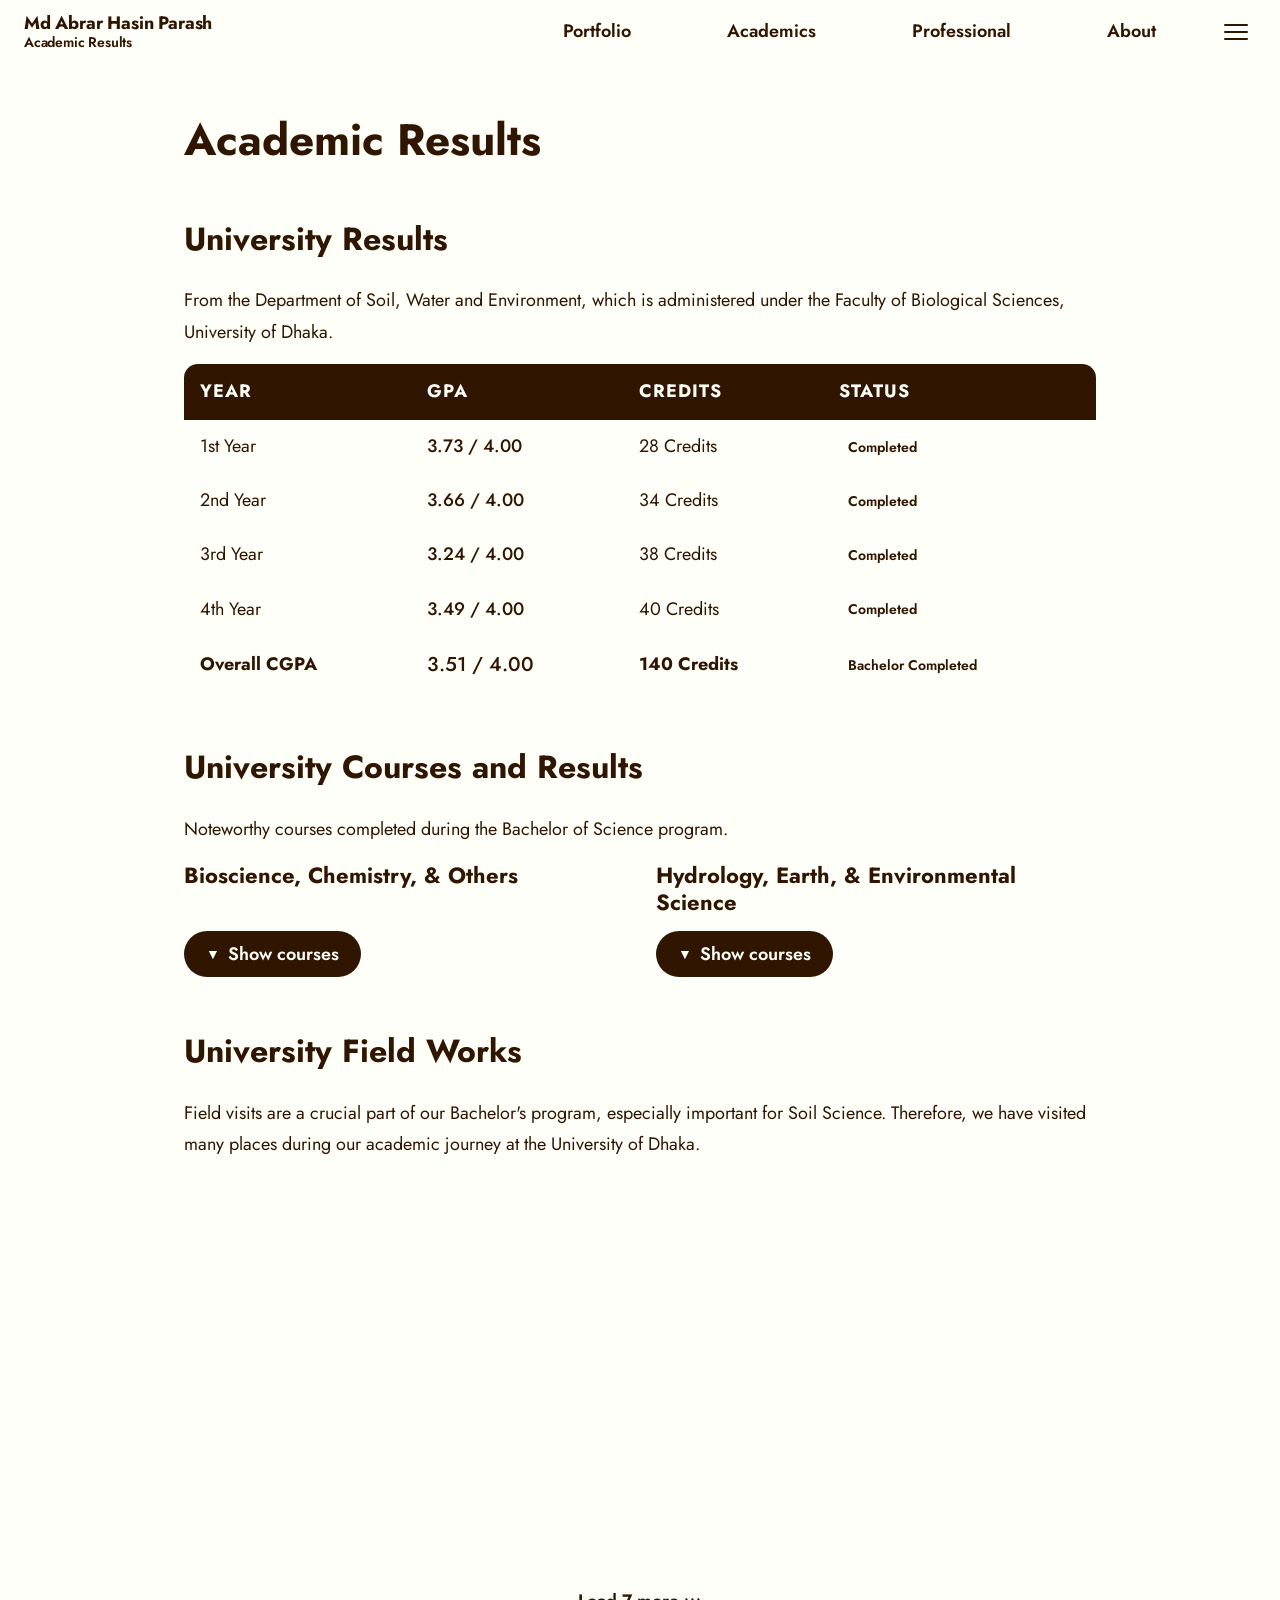
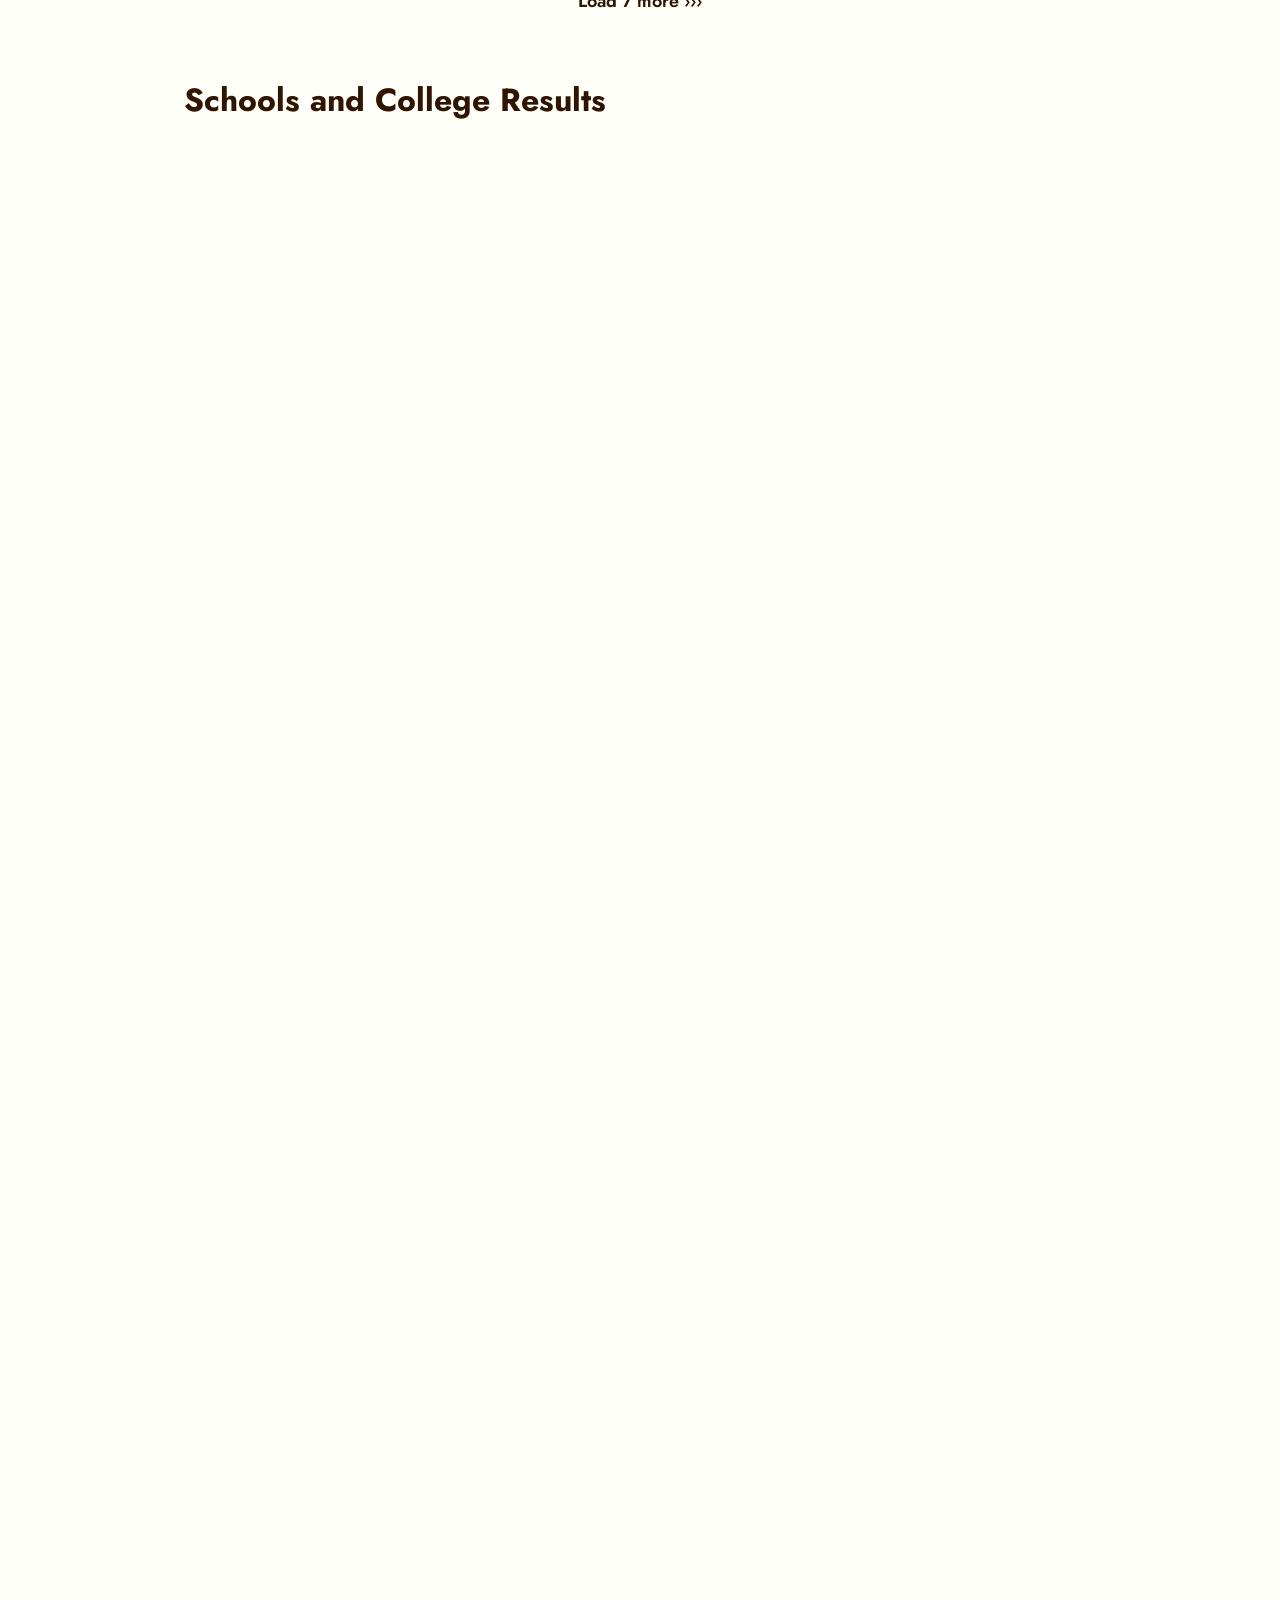
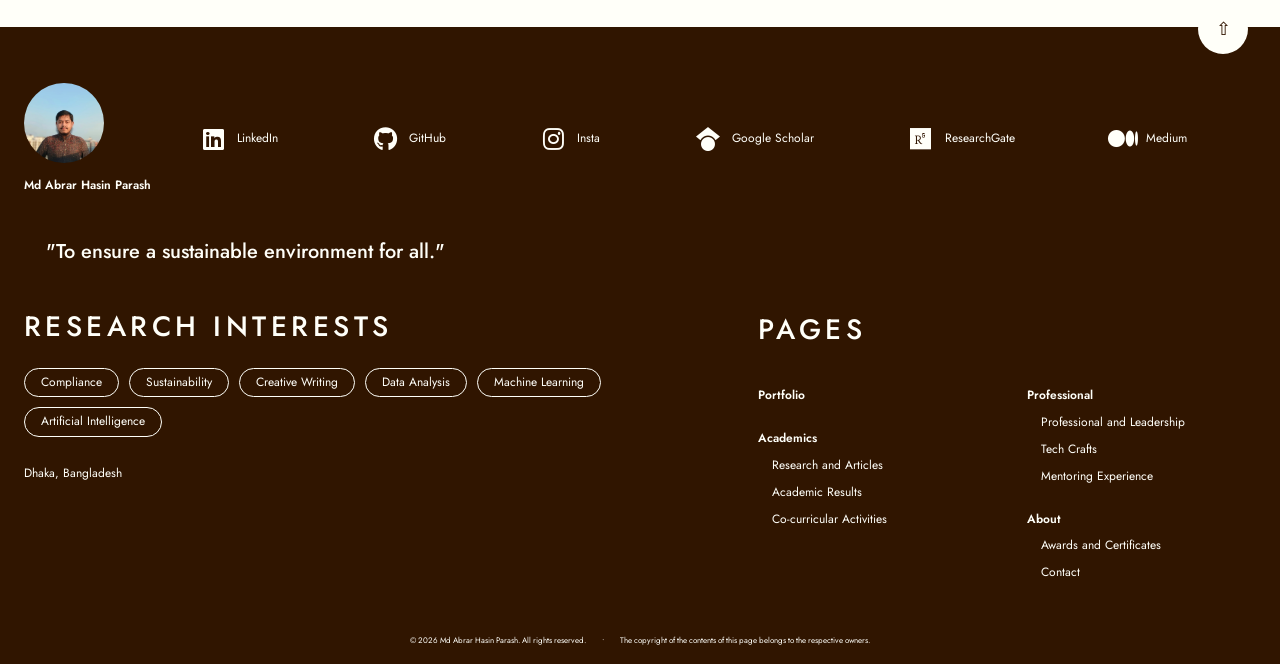
<file: academic-results.html>
<!DOCTYPE html>
<html lang="en">
<head>
  <meta charset="UTF-8" />
  <meta name="viewport" content="width=device-width, initial-scale=1.0" />
  <title>Academic Results — Md Abrar Hasin Parash</title>
  <link rel="stylesheet" href="https://cdnjs.cloudflare.com/ajax/libs/font-awesome/6.5.1/css/all.min.css" />
  <link rel="stylesheet" href="css/shared.css" />
</head>

<body>
<!-- TOP BAR -->
<header class="topbar">
  <a href="index.html" class="topbar-brand">
  Md Abrar Hasin Parash
  <small>Academic Results</small>
</a>
  <!-- Desktop nav -->
  <nav class="topbar-nav">
    <div class="nav-item">
      <a href="index.html" class="nav-link">Portfolio</a>
    </div>
    <div class="nav-item">
      <a href="#" class="nav-link">Academics</a>
      <div class="dropdown">
        <a href="research-articles.html">Research and Articles</a>
        <a href="academic-results.html">Academic Results</a>
        <a href="cocurricular-activities.html">Co-curricular Activities</a>
      </div>
    </div>
    <div class="nav-item">
      <a href="#" class="nav-link">Professional</a>
      <div class="dropdown">
        <a href="professional-leadership.html">Professional and Leadership</a>
        <a href="tech-crafts.html">Tech Crafts</a>
        <a href="mentoring-experience.html">Mentoring Experience</a>
      </div>
    </div>
    <div class="nav-item">
      <a href="#" class="nav-link">About</a>
      <div class="dropdown">
        <a href="awards-certificates.html">Awards and Certificates</a>
        <a href="contact.html">Contact</a>
      </div>
    </div>
  </nav>
  <button class="hamburger" id="hamburgerBtn"><span></span><span></span><span></span></button>
</header>

<!-- SIDE NAVIGATION -->
<div class="sidenav-overlay" id="sidenavOverlay"></div>
<nav class="sidenav" id="sidenav">
  <div class="sidenav-top">
    <span class="sidenav-logo">Md Abrar Hasin Parash</span>
    <button class="sidenav-close-btn" id="sidenavCloseBtn">&#x2715;</button>
  </div>
  <div class="sidenav-nav">
  <div class="nav-home">
    <a href="index.html">PORTFOLIO</a>
  </div>

  <span class="nav-group-label">Academics</span>
  <div class="nav-sub">
    <a href="research-articles.html">Research and Articles</a>
    <a href="academic-results.html">Academic Results</a>
    <a href="cocurricular-activities.html">Co-curricular Activities</a>
  </div>

  <span class="nav-group-label">Professional</span>
  <div class="nav-sub">
    <a href="professional-leadership.html">Professional and Leadership</a>
    <a href="tech-crafts.html">Tech Crafts</a>
    <a href="mentoring-experience.html">Mentoring Experience</a>
  </div>

  <span class="nav-group-label">About</span>
  <div class="nav-sub">
    <a href="awards-certificates.html">Awards and Certificates</a>
    <a href="contact.html">Contact</a>
  </div>
</div>
  <div class="sidenav-socials">
    <a href="https://www.linkedin.com/in/abrar-hasin-parash-md/" target="_blank" title="LinkedIn">
      <i class="fa-brands fa-linkedin" style="font-size:26px;color:#0a66c2;"></i>
    </a>
    <a href="https://github.com/ASAND5" target="_blank" title="GitHub">
      <i class="fa-brands fa-github" style="font-size:26px; color:#000000;"></i>
    </a>
    <a href="https://www.instagram.com/bored_beard_" target="_blank" title="Insta">
      <i class="fab fa-instagram" style="font-size:26px; color:#E1306C;"></i>
    </a>
    <a href="https://scholar.google.com/citations?user=Wed5szQAAAAJ&hl=en" target="_blank" title="Google Scholar">
      <i class="fa-brands fa-google-scholar" style="font-size:20px;color:#4285f4;"></i>
    </a>
    <a href="https://www.researchgate.net/profile/Abrar-Hasin-Parash-Md" target="_blank" title="ResearchGate">
      <i class="fa-brands fa-researchgate" style="font-size:20px;color:#40ba9b;"></i>
    </a>
    <a href="https://medium.com/@abrarparash" target="_blank" title="Medium">
  <i class="fa-brands fa-medium" style="font-size:26px; color:#000000;"></i>
</a>
  </div>
</nav>
<!-- </nav> closing tag — do not remove -->

<!-- MAIN PAGE -->
<main class="page-wrapper">
  <div class="container">

    <div class="page-title-simple">Academic Results</div>

    <!-- ══════════════════════════════════════════════════════
         SECTION 1: UNIVERSITY RESULTS
    ══════════════════════════════════════════════════════════ -->
    <section class="section-wrap">
      <h1 class="sec-title">University Results</h1>
      <p class="content-block">
        From the Department of Soil, Water and Environment, which is administered
        under the Faculty of Biological Sciences, University of Dhaka.
        <!-- EDIT: Update degree name and university -->
      </p>

      <div class="result-table-wrap reveal-box">
        <table class="result-table">
          <thead>
            <tr>
              <!-- EDIT: Change column headers if needed -->
              <th>Year</th>
              <th>GPA</th>
              <th>Credits</th>
              <th>Status</th>
            </tr>
          </thead>
          <tbody>
  <tr>
    <td>1st Year</td>
    <td><span class="result-grade">3.73 / 4.00</span></td>
    <td>28 Credits</td>
    <td><span class="result-badge">Completed</span></td>
  </tr>
  <tr>
    <td>2nd Year</td>
    <td><span class="result-grade">3.66 / 4.00</span></td>
    <td>34 Credits</td>
    <td><span class="result-badge">Completed</span></td>
  </tr>
  <tr>
    <td>3rd Year</td>
    <td><span class="result-grade">3.24 / 4.00</span></td>
    <td>38 Credits</td>
    <td><span class="result-badge">Completed</span></td>
  </tr>
  <tr>
    <td>4th Year</td>
    <td><span class="result-grade">3.49 / 4.00</span></td>
    <td>40 Credits</td>
    <td><span class="result-badge">Completed</span></td>
  </tr>
  <tr style="font-weight:700;">
    <td>Overall CGPA</td>
    <td><span class="result-grade" style="font-size:20px;">3.51 / 4.00</span></td>
    <td>140 Credits</td>
    <td><span class="result-badge">Bachelor Completed</span></td>
  </tr>
</tbody>
        </table>
      </div>
    </section>

    <!-- ══════════════════════════════════════════════════════
     COURSE-WISE RESULTS
     MODULAR — copy a <tr> block to add a new course
══════════════════════════════════════════════════════════ -->
<section class="section-wrap">
  <h2 class="sec-title">University Courses and Results</h2>
  <p class="content-block">
    Noteworthy courses completed during the Bachelor of Science program.
  </p>

  <div class="course-split">

  <!-- ═════════ LEFT — BIOSCIENCE & CHEMISTRY ═════════ -->
  <div class="course-col">
    <h3 class="course-col-title">Bioscience, Chemistry, &amp; Others</h3>

    <button class="collapse-toggle" type="button"
            aria-expanded="false" aria-controls="bioChemPanel" data-target="bioChemPanel">
      <span class="chevron">▼</span>
      <span class="toggle-label">Show courses</span>
    </button>

    <div class="collapse-panel" id="bioChemPanel">
      <div class="result-table-wrap reveal-box">
        <table class="result-table">
          <thead>
            <tr>
              <th>Course Code</th>
              <th>Course Name</th>
              <th>Credit</th>
              <th>Result</th>
            </tr>
          </thead>
          <tbody>

            <!--
            ═══════════════════════════════════════════════════
            ROW — COPY THIS BLOCK TO ADD A NEW COURSE
            EDIT: Course Code, Course Name, Credit, Grade
            ═══════════════════════════════════════════════════
            -->
        <tr>
          <td><span class="course-code">SWE 102</span></td>
          <td>Introduction to Soil-II</td>
          <td>2</td>
          <td><span class="result-grade">A</span></td>
        </tr>
        <tr>
          <td><span class="course-code">CM 100F</span></td>
          <td>Fundamentals of Chemistry</td>
          <td>4</td>
          <td><span class="result-grade">A</span></td>
        </tr>
            <tr>
          <td><span class="course-code">BOT 1001</span></td>
          <td>Diversities in Plant Kingdom and Plant Physiology</td>
          <td>4</td>
          <td><span class="result-grade">A-</span></td>
        </tr>
            <tr>
          <td><span class="course-code">SWE 203</span></td>
          <td>General Microbiology</td>
          <td>2</td>
          <td><span class="result-grade">A</span></td>
        </tr>
        <tr>
          <td><span class="course-code">SWE 204</span></td>
          <td>Calculus</td>
          <td>2</td>
          <td><span class="result-grade">A+</span></td>
        </tr>
        <tr>
          <td><span class="course-code">SWE 205</span></td>
          <td>Bio-statistics</td>
          <td>2</td>
          <td><span class="result-grade">A-</span></td>
        </tr>
        <tr>
          <td><span class="course-code">SWE 206</span></td>
          <td>Plant Biochemistry</td>
          <td>2</td>
          <td><span class="result-grade">A-</span></td>
        </tr>
        <tr>
          <td><span class="course-code">SWE 207</span></td>
          <td>Water Chemistry</td>
          <td>2</td>
          <td><span class="result-grade">A+</span></td>
        </tr>
        <tr>
          <td><span class="course-code">FC 2</span></td>
          <td>Functional and Communicative English</td>
          <td>2</td>
          <td><span class="result-grade">A+</span></td>
        </tr>
        <tr>
          <td><span class="course-code">CM 241H</span></td>
          <td>Chemistry of Elements</td>
          <td>2</td>
          <td><span class="result-grade">A+</span></td>
        </tr>
        <tr>
          <td><span class="course-code">CMGL 101H</span></td>
          <td>General Chemistry Laboratory</td>
          <td>2</td>
          <td><span class="result-grade">A+</span></td>
        </tr>
        <tr>
          <td><span class="course-code">SWE 302</span></td>
          <td>Soil Chemistry-I</td>
          <td>4</td>
          <td><span class="result-grade">A-</span></td>
        </tr>
        <tr>
          <td><span class="course-code">SWE 303</span></td>
          <td>Soil Biochemistry</td>
          <td>2</td>
          <td><span class="result-grade">B</span></td>
        </tr>
        <tr>
          <td><span class="course-code">SWE 304</span></td>
          <td>Soil and Environmental Microbiology</td>
          <td>2</td>
          <td><span class="result-grade">A</span></td>
        </tr>
        <tr>
          <td><span class="course-code">SWE 405</span></td>
          <td>Agronomy</td>
          <td>2</td>
          <td><span class="result-grade">A</span></td>
        </tr>
        <tr>
          <td><span class="course-code">SWE 406</span></td>
          <td>Crops of Bangladesh</td>
          <td>2</td>
          <td><span class="result-grade">B</span></td>
        </tr>
        <tr>
          <td><span class="course-code">SWE 410</span></td>
          <td>Soil Chemistry-II</td>
          <td>2</td>
          <td><span class="result-grade">B</span></td>
        </tr>
        <tr>
          <td><span class="course-code">SWE 412</span></td>
          <td>Seminar</td>
          <td>2</td>
          <td><span class="result-grade">A+</span></td>
        </tr>

          </tbody>
        </table>
      </div>
    </div>
  </div>

  <!-- ═════════ RIGHT — EARTH & ENVIRONMENTAL SCIENCE ═════════ -->
  <div class="course-col">
    <h3 class="course-col-title">Hydrology, Earth, &amp; Environmental Science</h3>

    <button class="collapse-toggle" type="button"
            aria-expanded="false" aria-controls="earthEnvPanel" data-target="earthEnvPanel">
      <span class="chevron">▼</span>
      <span class="toggle-label">Show courses</span>
    </button>

    <div class="collapse-panel" id="earthEnvPanel">
      <div class="result-table-wrap reveal-box">
        <table class="result-table">
          <thead>
            <tr>
              <th>Course Code</th>
              <th>Course Name</th>
              <th>Credit</th>
              <th>Result</th>
            </tr>
          </thead>
          <tbody>

            <!--
            ═══════════════════════════════════════════════════
            ROW — COPY THIS BLOCK TO ADD A NEW COURSE
            EDIT: Course Code, Course Name, Credit, Grade
            ═══════════════════════════════════════════════════
            -->
            <tr>
          <td><span class="course-code">SWE 101</span></td>
          <td>Introduction to Soil-I</td>
          <td>2</td>
          <td><span class="result-grade">A-</span></td>
        </tr>
            <tr>
          <td><span class="course-code">SWE 103</span></td>
          <td>Introduction to Environmental Science</td>
          <td>2</td>
          <td><span class="result-grade">A</span></td>
        </tr>
            <tr>
          <td><span class="course-code">SWE 104</span></td>
          <td>Introduction to Water Science</td>
          <td>2</td>
          <td><span class="result-grade">A</span></td>
        </tr>
            <tr>
          <td><span class="course-code">GLT 101</span></td>
          <td>Geology</td>
          <td>2</td>
          <td><span class="result-grade">A+</span></td>
        </tr>
            <tr>
          <td><span class="course-code">GLP 102</span></td>
          <td>Petrology and Mineralogy Lab</td>
          <td>2</td>
          <td><span class="result-grade">A+</span></td>
        </tr>
            <tr>
          <td><span class="course-code">SWE 201</span></td>
          <td>Soil Mineralogy and Soil Colloids</td>
          <td>2</td>
          <td><span class="result-grade">A</span></td>
        </tr>
            <tr>
          <td><span class="course-code">SWE 202</span></td>
          <td>Soil Physics</td>
          <td>4</td>
          <td><span class="result-grade">B+</span></td>
        </tr>
            <tr>
          <td><span class="course-code">SWE 208</span></td>
          <td>Introduction to Ecosystem Services</td>
          <td>2</td>
          <td><span class="result-grade">B+</span></td>
        </tr>
            <tr>
          <td><span class="course-code">GMT 201</span></td>
          <td>Introduction to Geography and Environment</td>
          <td>2</td>
          <td><span class="result-grade">B-</span></td>
        </tr>
            <tr>
          <td><span class="course-code">GML 202</span></td>
          <td>Fundamentals of GIS</td>
          <td>2</td>
          <td><span class="result-grade">A-</span></td>
        </tr>
        <tr>
          <td><span class="course-code">SWE 306</span></td>
          <td>Water Resources and Water Quality</td>
          <td>2</td>
          <td><span class="result-grade">B-</span></td>
        </tr>
        <tr>
          <td><span class="course-code">SWE 307</span></td>
          <td>Atmospheric Science</td>
          <td>2</td>
          <td><span class="result-grade">B</span></td>
        </tr>
        <tr>
          <td><span class="course-code">SWE 308</span></td>
          <td>Ecosystem and Environment</td>
          <td>2</td>
          <td><span class="result-grade">B-</span></td>
        </tr>
            <tr>
          <td><span class="course-code">SWE 401</span></td>
          <td>Soil Survey and Remote Sensing</td>
          <td>2</td>
          <td><span class="result-grade">A-</span></td>
        </tr>
        <tr>
          <td><span class="course-code">SWE 402</span></td>
          <td>Soil Conservation and Sustainable Land Use</td>
          <td>2</td>
          <td><span class="result-grade">B-</span></td>
        </tr>
        <tr>
          <td><span class="course-code">SWE 403</span></td>
          <td>Soil Water Management</td>
          <td>4</td>
          <td><span class="result-grade">B+</span></td>
        </tr>
        <tr>
          <td><span class="course-code">SWE 404</span></td>
          <td>Soil Management</td>
          <td>2</td>
          <td><span class="result-grade">B+</span></td>
        </tr>
        <tr>
          <td><span class="course-code">SWE 407</span></td>
          <td>Soil Pollution and Waste Management</td>
          <td>4</td>
          <td><span class="result-grade">A</span></td>
        </tr>
        <tr>
          <td><span class="course-code">SWE 409</span></td>
          <td>Soils of Bangladesh</td>
          <td>2</td>
          <td><span class="result-grade">B</span></td>
        </tr>
        <tr>
          <td><span class="course-code">SWE 411</span></td>
          <td>Hydrology</td>
          <td>2</td>
          <td><span class="result-grade">A-</span></td>
        </tr>

          </tbody>
        </table>
      </div>
    </div>
  </div>

</div>
</section>

    <!-- ══════════════════════════════════════════════════════
     FIELD WORKS SECTION
     First 2 entries always visible.
     Add class="fieldwork-entry extra" to hide the rest.
     COPY a .fieldwork-entry block to add a new visit.
══════════════════════════════════════════════════════════ -->
<section class="section-wrap">
  <h2 class="sec-title">University Field Works</h2>
  <p class="content-block">
    Field visits are a crucial part of our Bachelor's program, especially
    important for Soil Science. Therefore, we have visited many places
    during our academic journey at the University of Dhaka.
  </p>

  <!--
  ═══════════════════════════════════════════════════════════
  FIELD WORK ENTRY — COPY THIS BLOCK TO ADD A NEW VISIT
  EDIT: title, year badge, location, description, image
  For hidden entries: add class="fieldwork-entry extra"
  ═══════════════════════════════════════════════════════════
  -->

  <!-- ENTRY 1 (always visible) -->
  <div class="fieldwork-entry reveal-box">
    <div class="fieldwork-body">
      <!-- EDIT: Title of the field visit -->
      <div class="fieldwork-title">Soil Profile Study of Madhupur Tract</div>
      <div class="fieldwork-meta">
        <!-- EDIT: Year of bachelor and location -->
        <span class="fieldwork-year">4th Year</span>
        <span>Belabo, Narshindi</span>
      </div>
      <p class="fieldwork-desc">
        <!-- EDIT: 2 sentences about this visit -->
        The study began with a briefing from the Soil Resource Development Institute (SRDI)
        officer Dr. M A Wadud's knowledge and experience sharing. Followed by the study
        of three soil series, landforms of broadly dissected soils, and a field visit to certain soils.
      </p>
    </div>
    <div class="fieldwork-img">
       <img src="images/4th-05.jpg" alt="Field visit" />
    </div>
  </div>
  <!-- END ENTRY 1 -->

  <!-- ENTRY 2 (always visible) -->
  <div class="fieldwork-entry reveal-box">
    <div class="fieldwork-body">
      <div class="fieldwork-title">Visit to WEB-AIS Station-1, Manikganj</div>
      <div class="fieldwork-meta">
        <span class="fieldwork-year">4th Year</span>
        <span>Manikganj</span>
      </div>
      <p class="fieldwork-desc">
        In this trip, we visited an automated web-based agricultural data transfer
        system with an alternate wetting and drying (AWD) irrigation method applied in
        a rice field. The electronic systems collect and upload real-time data on
        a website for better farming decision-making.
      </p>
    </div>
    <div class="fieldwork-img">
     <img src="images/4th-04.jpg" alt="Field visit" />
    </div>
  </div>
  <!-- END ENTRY 2 -->

  <!-- ENTRY 3 (hidden — add more like this) -->
  <div class="fieldwork-entry extra reveal-box">
    <div class="fieldwork-body">
      <div class="fieldwork-title">Practical on Land Use, Soil Series Mapping and Sustainable Agricultural Practice</div>
      <div class="fieldwork-meta">
        <span class="fieldwork-year">4th Year</span>
        <span>Kamalganj, Moulvibazar</span>
      </div>
      <p class="fieldwork-desc">
        The Kamalganj trip was one of the most learning-friendly trips because of
        the diverse landscape. There were 4 different soil series present within
        our assigned area, and at least 2 different Agroecological zones (AEZ).
        We were shown pits of 2 soil series, and we ourselves dug 2 minipits,
        and delineated three maps based on land use, land type, and soil series.
        Later, suggested sustainable alternatives to the observed land's
        agricultural practices.
      </p>
    </div>
    <div class="fieldwork-img">
      <img src="images/4th-03.jpg" alt="Field visit" />
    </div>
  </div>
  <!-- END ENTRY 3 -->

  <!-- ENTRY 4 (hidden) -->
  <div class="fieldwork-entry extra reveal-box">
    <div class="fieldwork-body">
      <div class="fieldwork-title">Visit to SCWMC Bandarban</div>
      <div class="fieldwork-meta">
        <span class="fieldwork-year">4th Year</span>
        <span>Bandarban</span>
      </div>
      <p class="fieldwork-desc">
        The study included a brief on technologies to prevent soil loss in
        hill soils and technologies to reduce and prevent soil erosion.
        Later in the field visit, we visited the hills where technologies have been implemented.
      </p>
    </div>
    <div class="fieldwork-img">
      <img src="images/4th-02.jpg" alt="Field visit" />
    </div>
  </div>
  <!-- END ENTRY 4 -->

  <!-- ENTRY 5 (hidden) -->
  <div class="fieldwork-entry extra reveal-box">
    <div class="fieldwork-body">
      <div class="fieldwork-title">Visit to Regional Agricultural Research Station Hathazari</div>
      <div class="fieldwork-meta">
        <span class="fieldwork-year">4th Year</span>
        <span>Hathazari, Chattogram</span>
      </div>
      <p class="fieldwork-desc">
        We studied and were presented with seeds of  different varieties; some were
        invented and produced at RARS. Later, the field visit demonstrated a number
        of crops in the fields, irrigation technologies, and protection methods to gain the highest yields.
      </p>
    </div>
    <div class="fieldwork-img">
      <img src="images/4th-01.jpg" alt="Field visit" />
    </div>
  </div>
  <!-- END ENTRY 5 -->

  <div class="fieldwork-entry extra reveal-box">
    <div class="fieldwork-body">
      <div class="fieldwork-title">Visit to Bangladesh Meteorological Department</div>
      <div class="fieldwork-meta">
        <span class="fieldwork-year">3rd Year</span>
        <span>Agargaon, Dhaka</span>
      </div>
      <p class="fieldwork-desc">
        We learnt and observed the weather forecast devices that predict and
        present real-time weather. We also visited an earthquake mapping observatory
        where it observes and analyses the tiniest bit of seismic activity with precision.
      </p>
    </div>
    <div class="fieldwork-img">
      <img src="images/3rd-02.jpg" alt="Field visit" />
    </div>
  </div>

  <div class="fieldwork-entry extra reveal-box">
    <div class="fieldwork-body">
      <div class="fieldwork-title">Water Sample Collection from Natural Waterbody</div>
      <div class="fieldwork-meta">
        <span class="fieldwork-year">1st Year</span>
        <span>Narayanganj</span>
      </div>
      <p class="fieldwork-desc">
        It was a routine practical for our course SWE 104 to collect water samples
        from a natural water body and measure its temperature, EC, DO, BOD, COD, and
        Eh, to analyze the water quality of the water body.
      </p>
    </div>
    <div class="fieldwork-img">
      <img src="images/1st-04.jpg" alt="Field visit" />
    </div>
  </div>

  <div class="fieldwork-entry extra reveal-box">
    <div class="fieldwork-body">
      <div class="fieldwork-title">Visit to BWDB Munshiganj</div>
      <div class="fieldwork-meta">
        <span class="fieldwork-year">1st Year</span>
        <span>Munshiganj</span>
      </div>
      <p class="fieldwork-desc">
        We learnt about floods, river currents, and river-flood-related terminologies,
        including a mini-weather station to acquire hydrological data to correlate with river conditions.
      </p>
    </div>
    <div class="fieldwork-img">
      <img src="images/1st-02.jpg" alt="Field visit" />
    </div>
  </div>

  <div class="fieldwork-entry extra reveal-box">
    <div class="fieldwork-body">
      <div class="fieldwork-title">Soil Profile Study at Dhamrai</div>
      <div class="fieldwork-meta">
        <span class="fieldwork-year">1st Year</span>
        <span>Dhamrai, Dhaka</span>
      </div>
      <p class="fieldwork-desc">
        It was our primary introduction to soil pits and profiles. We explored
        the natural condition of the soil and observed the whole process of soil profile study.
      </p>
    </div>
    <div class="fieldwork-img">
      <img src="images/1st-01.jpg" alt="Field visit" />
    </div>
  </div>

  <!-- Copy any entry above and add class="fieldwork-entry extra"
       to add more hidden entries -->

  <div class="load-more-wrap">
    <button class="load-more-btn" id="loadMoreFieldBtn">
      Load 7 more &rsaquo;&rsaquo;&rsaquo;
    </button>
  </div>
</section>

    <script>
  document.getElementById('loadMoreFieldBtn')?.addEventListener('click', function() {
    document.querySelectorAll('.fieldwork-entry.extra:not(.visible)')
      .forEach(el => el.classList.add('visible'));
    this.textContent = '✓ All loaded';
    this.disabled = true;
  });
</script>

    <!-- ══════════════════════════════════════════════════════
         SECTION 2: SSC / HSC
    ══════════════════════════════════════════════════════════ -->
    <section class="section-wrap">
      <h2 class="sec-title">Schools and College Results</h2>

      <div class="exam-grid">

        <!--
        ═══════════════════════════════════════════════════════
        EXAM CARD — COPY THIS BLOCK TO ADD A NEW EXAM
        EDIT: exam name, board, score, year
        ═══════════════════════════════════════════════════════
        -->

        <!-- HSC -->
        <div class="exam-card reveal-box">
          <div class="exam-icon"><img src="images/NDCLogo.png"/></div>
          <div class="exam-name">Higher Secondary Certificate </br> HSC</div>
          <!-- EDIT: Board name -->
          <div class="exam-board">Dhaka Board · Science</div>
          <!-- EDIT: Your GPA -->
          <div class="exam-score">5.00</div>
          <div class="exam-score-label">GPA out of 5.00</div>
          <!-- EDIT: Year -->
          <div class="exam-year">2020</div>
        </div>

        <!-- SSC -->
        <div class="exam-card reveal-box">
          <div class="exam-icon"><img src="images/ACPSlogo.png"/></div>
          <div class="exam-name">Secondary School Certificate </br> SSC</div>
          <!-- EDIT: Board name -->
          <div class="exam-board">Dhaka Board · Science</div>
          <!-- EDIT: Your GPA -->
          <div class="exam-score">5.00</div>
          <div class="exam-score-label">GPA out of 5.00</div>
          <!-- EDIT: Year -->
          <div class="exam-year">2018</div>
        </div>

        <div class="exam-card reveal-box">
          <div class="exam-icon"><img src="images/BAFSC Logo.png"/></div>
          <div class="exam-name">Junior School Certificate </br> JSC</div>
          <!-- EDIT: Board name -->
          <div class="exam-board">Chattogram Board</div>
          <!-- EDIT: Your GPA -->
          <div class="exam-score">5.00</div>
          <div class="exam-score-label">GPA out of 5.00</div>
          <!-- EDIT: Year -->
          <div class="exam-year">2015</div>
        </div>

        <div class="exam-card reveal-box">
          <div class="exam-icon"><img src="images/BAFSC Logo.png"/></div>
          <div class="exam-name">Primary School Certificate </br> PSC</div>
          <!-- EDIT: Board name -->
          <div class="exam-board">Chattogram Board</div>
          <!-- EDIT: Your GPA -->
          <div class="exam-score">5.00</div>
          <div class="exam-score-label">GPA out of 5.00</div>
          <!-- EDIT: Year -->
          <div class="exam-year">2012</div>
        </div>

      </div>
    </section>

    <!-- ══════════════════════════════════════════════════════
         SECTION 3: STANDARDIZED TESTS
    ══════════════════════════════════════════════════════════ 
    <section class="section-wrap">
      <h2 class="sec-title">Standardized Tests</h2>

      <div class="test-grid">

        ═══════════════════════════════════════════════════════
        TEST CARD — COPY THIS BLOCK TO ADD A NEW TEST
        EDIT: test name, score, max score, year, breakdown
        ═══════════════════════════════════════════════════════
      

        <!-- IELTS 
        <div class="test-card reveal-box">
          <div class="test-name">IELTS</div>
          <!-- EDIT: Your overall band score 
          <div class="test-score">X.X</div>
          <div class="test-max">out of 9.0</div>
          <!-- EDIT: Year taken 
          <div class="test-year">Year</div>
          <div class="test-breakdown">
            <!-- EDIT: Your individual band scores 
            Listening: X.X<br />
            Reading: X.X<br />
            Writing: X.X<br />
            Speaking: X.X
          </div>
        </div>

        <!-- GRE 
        <div class="test-card reveal-box">
          <div class="test-name">GRE</div>
          <!-- EDIT: Your total score 
          <div class="test-score">XXX</div>
          <div class="test-max">out of 340</div>
          <div class="test-year">Year</div>
          <div class="test-breakdown">
            <!-- EDIT: Section scores 
            Verbal: XXX<br />
            Quantitative: XXX<br />
            Writing: X.X / 6.0
          </div>
        </div>

        <!-- TOEFL 
        <div class="test-card reveal-box">
          <div class="test-name">TOEFL</div>
          <!-- EDIT: Your score 
          <div class="test-score">XXX</div>
          <div class="test-max">out of 120</div>
          <div class="test-year">Year</div>
          <div class="test-breakdown">
            Reading: XX<br />
            Listening: XX<br />
            Speaking: XX<br />
            Writing: XX
          </div>
        </div>

        <!-- Copy a test-card block above to add more tests 

      </div>
    </section> 

  </div> -->
</main>

<footer class="site-footer">

  <!-- Back to top button -->
  <a class="back-to-top" href="#" title="Back to top" aria-label="Back to top">&#8679;</a>

  <div class="footer-body">

    <!-- 1. TOP ROW: avatar + name, then socials -->
    <div class="footer-top">
      <div class="footer-id">
        <div class="footer-avatar">
          <img src="images/26-May (13).jpg" alt="Abrar" />
        </div>
        <div class="footer-name">Md Abrar Hasin Parash</div>
      </div>

      <!-- To add a social, copy one <a> line. Up to 6 fit. Width adjusts automatically. -->
      <div class="footer-socials">
        <a class="footer-social" href="https://www.linkedin.com/in/abrar-hasin-parash-md/" target="_blank" rel="noopener" title="LinkedIn">
          <i class="fa-brands fa-linkedin" aria-hidden="true"></i><span>LinkedIn</span>
        </a>
        <a class="footer-social" href="https://github.com/ASAND5" target="_blank" rel="noopener" title="GitHub">
          <i class="fa-brands fa-github" aria-hidden="true"></i><span>GitHub</span>
        </a>
        <a class="footer-social" href="https://www.instagram.com/bored_beard_" target="_blank" rel="noopener" title="Instagram">
          <i class="fa-brands fa-instagram" aria-hidden="true"></i><span>Insta</span>
        </a>
        <a class="footer-social" href="https://scholar.google.com/citations?user=Wed5szQAAAAJ&hl=en" target="_blank" rel="noopener" title="Google Scholar">
          <i class="fa-brands fa-google-scholar" aria-hidden="true"></i><span>Google Scholar</span>
        </a>
        <a class="footer-social" href="https://www.researchgate.net/profile/Abrar-Hasin-Parash-Md" target="_blank" rel="noopener" title="ResearchGate">
          <i class="fa-brands fa-researchgate" aria-hidden="true"></i><span>ResearchGate</span>
        </a>
        <a class="footer-social" href="https://medium.com/@abrarparash" target="_blank" rel="noopener" title="Medium">
          <i class="fa-brands fa-medium" aria-hidden="true"></i><span>Medium</span>
        </a>
      </div>
    </div>

    <!-- 2. QUOTE (full width) -->
    <div class="footer-quote">
      <!-- EDIT: change to your own quote or motto -->
      "To ensure a sustainable environment for all."
    </div>

    <!-- 3. MIDDLE: research interests (left) + pages (right, 2 columns) -->
    <div class="footer-mid">

      <div class="footer-left">
        <div class="footer-interests-label">Research Interests</div>
        <div class="footer-tags">
          <!-- EDIT: add or remove tags -->
          <span class="footer-tag">Compliance</span>
          <span class="footer-tag">Sustainability</span>
          <span class="footer-tag">Creative Writing</span>
          <span class="footer-tag">Data Analysis</span>
          <span class="footer-tag">Machine Learning</span>
          <span class="footer-tag">Artificial Intelligence</span>
        </div>
        <div class="footer-location">
          <!-- EDIT: your location -->
          Dhaka, Bangladesh
        </div>
      </div>

      <div class="footer-right">
        <div class="footer-pages-label">Pages</div>
        <div class="footer-page-links">

          <!-- Column 1 -->
          <div class="footer-links-col">
            <a href="index.html" class="nav-home-link">Portfolio</a>

            <span class="nav-group-label">Academics</span>
            <a href="research-articles.html" class="nav-sub-link">Research and Articles</a>
            <a href="academic-results.html" class="nav-sub-link">Academic Results</a>
            <a href="cocurricular-activities.html" class="nav-sub-link">Co-curricular Activities</a>
          </div>

          <!-- Column 2 -->
          <div class="footer-links-col">
            <span class="nav-group-label">Professional</span>
            <a href="professional-leadership.html" class="nav-sub-link">Professional and Leadership</a>
            <a href="tech-crafts.html" class="nav-sub-link">Tech Crafts</a>
            <a href="mentoring-experience.html" class="nav-sub-link">Mentoring Experience</a>

            <span class="nav-group-label">About</span>
            <a href="awards-certificates.html" class="nav-sub-link">Awards and Certificates</a>
            <a href="contact.html" class="nav-sub-link">Contact</a>
          </div>

        </div>
      </div>

    </div>
  </div>

  <!-- 4. BOTTOM BAR -->
  <div class="footer-bottom">
    <span>&copy; 2026 Md Abrar Hasin Parash. All rights reserved.</span>
    <span class="footer-bottom-dot">&bull;</span>
    <span>The copyright of the contents of this page belongs to the respective owners.</span>
  </div>

</footer>
<script>
  function toggleCourseTable() {
    const panel = document.getElementById('coursePanel');
    const btn   = document.getElementById('courseToggleBtn');
    const text  = document.getElementById('courseToggleText');

    panel.classList.toggle('open');
    btn.classList.toggle('open');

    text.textContent = panel.classList.contains('open')
      ? 'Hide courses'
      : 'View all courses';
  }
</script>

<script src="js/shared.js"></script>
</body>
</html>
</file>
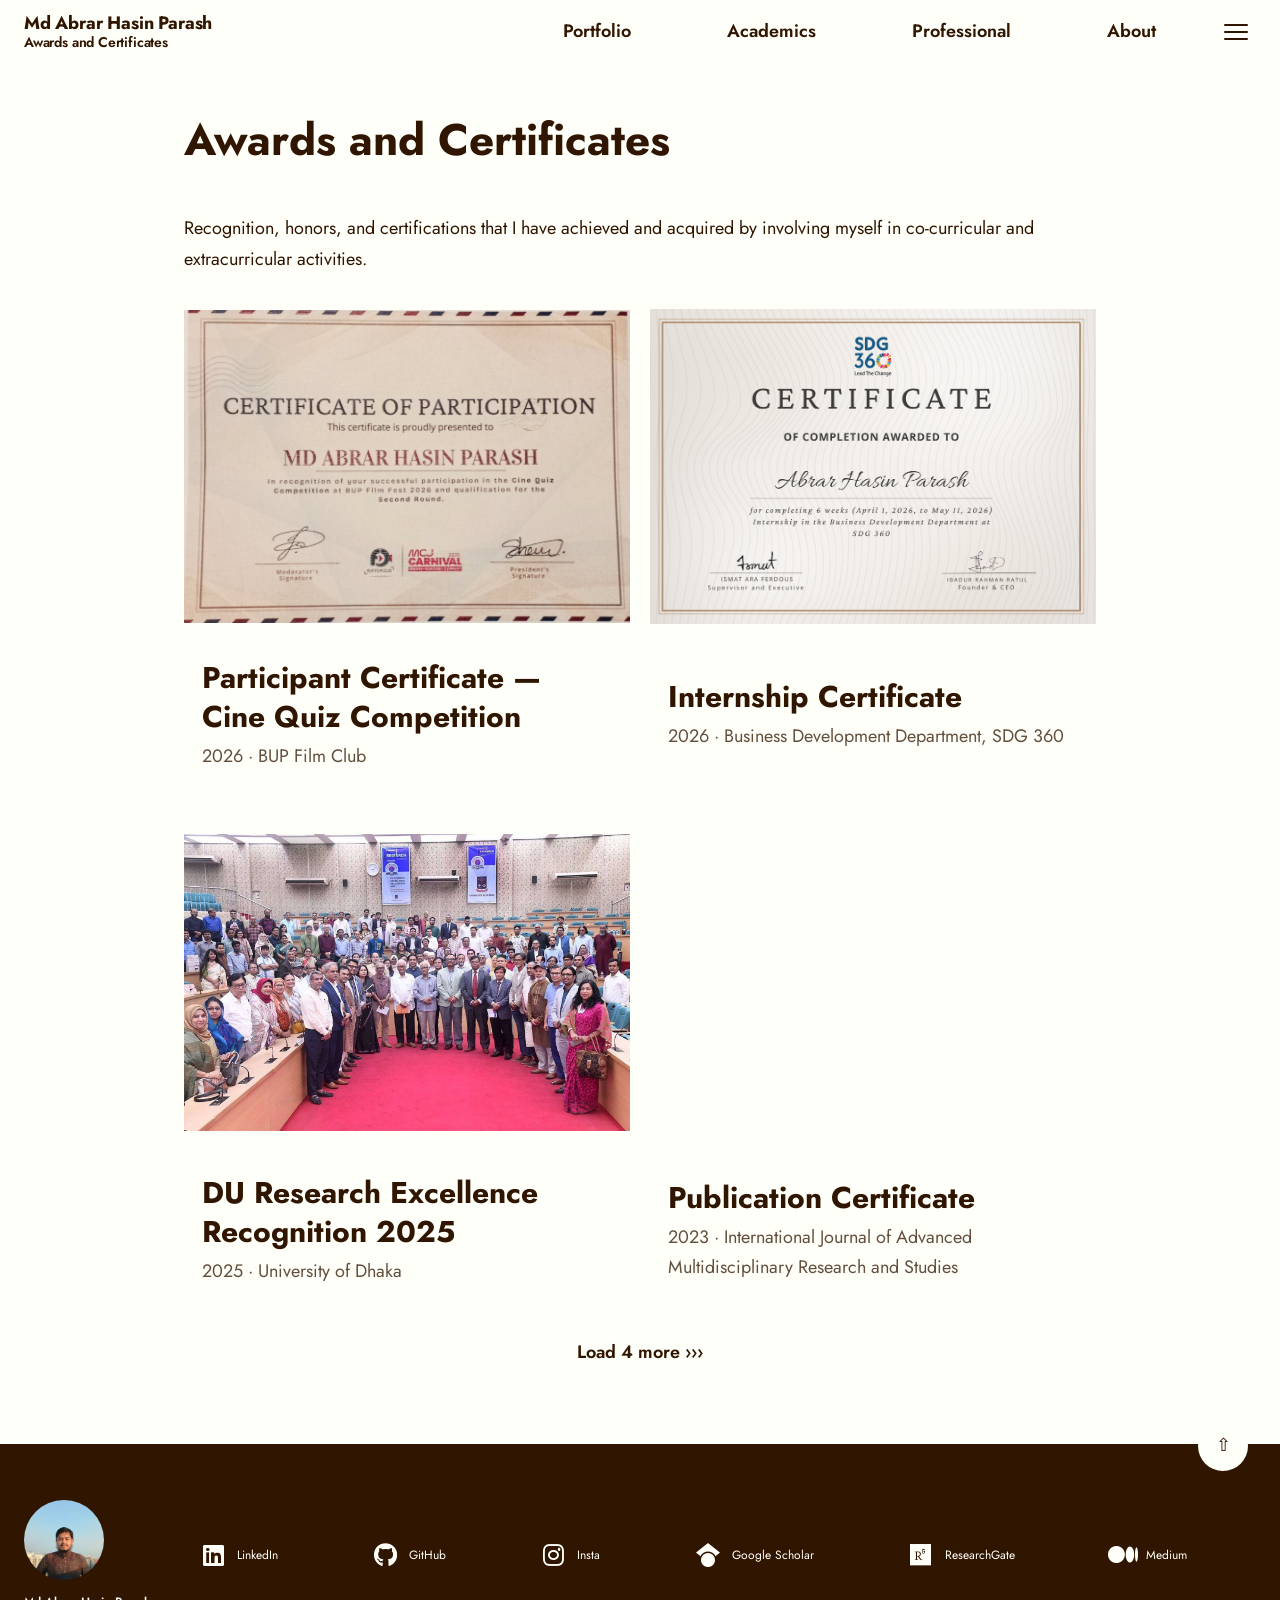
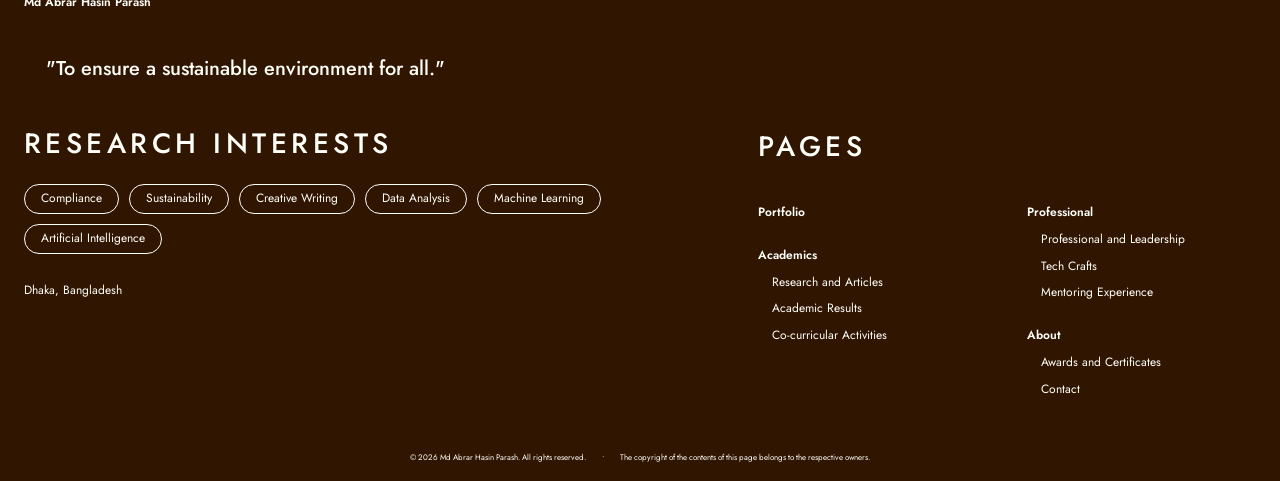
<file: awards-certificates.html>
<!DOCTYPE html>
<html lang="en">
<head>
  <meta charset="UTF-8" />
  <meta name="viewport" content="width=device-width, initial-scale=1.0" />
  <title>Awards and Certificates — Md Abrar Hasin Parash</title>
  <link rel="stylesheet" href="https://cdnjs.cloudflare.com/ajax/libs/font-awesome/6.5.1/css/all.min.css" />
  <link rel="stylesheet" href="css/shared.css" />
</head>
  
<body>

<!-- ═══ TOP BAR ════════════════════════════════════════════ -->
<header class="topbar">
  <a href="index.html" class="topbar-brand">
  Md Abrar Hasin Parash
  <small>Awards and Certificates</small>
</a>
  <nav class="topbar-nav">
    <div class="nav-item">
      <a href="index.html" class="nav-link">Portfolio</a>
    </div>
    <div class="nav-item">
      <a href="#" class="nav-link">Academics</a>
      <div class="dropdown">
        <a href="research-articles.html">Research and Articles</a>
        <a href="academic-results.html">Academic Results</a>
        <a href="cocurricular-activities.html">Co-curricular Activities</a>
      </div>
    </div>
    <div class="nav-item">
      <a href="#" class="nav-link">Professional</a>
      <div class="dropdown">
        <a href="professional-leadership.html">Professional and Leadership</a>
        <a href="tech-crafts.html">Tech Crafts</a>
        <a href="mentoring-experience.html">Mentoring Experience</a>
      </div>
    </div>
    <div class="nav-item">
      <a href="#" class="nav-link">About</a>
      <div class="dropdown">
        <a href="awards-certificates.html">Awards and Certificates</a>
        <a href="contact.html">Contact</a>
      </div>
    </div>
  </nav>
  <button class="hamburger" id="hamburgerBtn" aria-label="Open navigation">
    <span></span><span></span><span></span>
  </button>
</header>

<!-- SIDE NAVIGATION -->
<div class="sidenav-overlay" id="sidenavOverlay"></div>
<nav class="sidenav" id="sidenav">
  <div class="sidenav-top">
    <span class="sidenav-logo">Md Abrar Hasin Parash</span>
    <button class="sidenav-close-btn" id="sidenavCloseBtn" aria-label="Close">&#x2715;</button>
  </div>
  <div class="sidenav-nav">
  <div class="nav-home">
    <a href="index.html">PORTFOLIO</a>
  </div>

  <span class="nav-group-label">Academics</span>
  <div class="nav-sub">
    <a href="research-articles.html">Research and Articles</a>
    <a href="academic-results.html">Academic Results</a>
    <a href="cocurricular-activities.html">Co-curricular Activities</a>
  </div>

  <span class="nav-group-label">Professional</span>
  <div class="nav-sub">
    <a href="professional-leadership.html">Professional and Leadership</a>
    <a href="tech-crafts.html">Tech Crafts</a>
    <a href="mentoring-experience.html">Mentoring Experience</a>
  </div>

  <span class="nav-group-label">About</span>
  <div class="nav-sub">
    <a href="awards-certificates.html">Awards and Certificates</a>
    <a href="contact.html">Contact</a>
  </div>
</div>
  <div class="sidenav-socials">
    <!-- EDIT: Replace # with your actual profile URLs -->
    <a href="https://www.linkedin.com/in/abrar-hasin-parash-md/" target="_blank" title="LinkedIn">
      <i class="fa-brands fa-linkedin" style="font-size:26px;color:#0a66c2;"></i>
    </a>
    <a href="https://github.com/ASAND5" target="_blank" title="GitHub">
      <i class="fa-brands fa-github" style="font-size:26px; color:#000000;"></i>
    </a>
    <a href="https://www.instagram.com/bored_beard_" target="_blank" title="Insta">
      <i class="fab fa-instagram" style="font-size:26px; color:#E1306C;"></i>
    </a>
    <a href="https://scholar.google.com/citations?user=Wed5szQAAAAJ&hl=en" target="_blank" title="Google Scholar">
      <i class="fa-brands fa-google-scholar" style="font-size:26px; color:#4285f4;"></i>
    </a>
    <a href="https://www.researchgate.net/profile/Abrar-Hasin-Parash-Md" target="_blank" title="ResearchGate">
      <i class="fa-brands fa-researchgate" style="font-size:26px; color:#40ba9b;"></i>
    </a>
    <a class="footer-social" href="https://medium.com/@abrarparash" target="_blank">
  <i class="fa-brands fa-medium" style="font-size:18px; color:#000000;"></i> Medium
</a>
  </div>
</nav>
<!-- ═══ MAIN PAGE ══════════════════════════════════════════ -->
<main class="page-wrapper">
  <div class="container">

    <div class="page-title-simple">Awards and Certificates</div>

    <section class="section-wrap">
      <p class="content-block">
        Recognition, honors, and certifications that I have achieved and acquired
        by involving myself in co-curricular and extracurricular activities.
      </p>

      <div class="awards-grid">

  <!--
  ═════════════════════════════════════════════════════════
  AWARD CARD — COPY THIS BLOCK TO ADD A NEW AWARD
  For images: use the IMAGE template
  For PDFs:   use the PDF template (notice the #view=FitH bit
              in the src — that trims the toolbar and fits
              the page width inside the white box)
  ═════════════════════════════════════════════════════════
  -->

 <div class="award-card reveal-box">
    <div class="award-img-wrap">
      <img src="images/26-film.jpg" alt="Cine Quiz Certificate" />
    </div>
    <div class="award-caption">
      <div class="award-name">Participant Certificate — Cine Quiz Competition</div>
      <div class="award-year">2026 · BUP Film Club</div>
    </div>
  </div>

  <div class="award-card reveal-box">
    <div class="award-img-wrap">
      <img src="images/26-01-Md Abrar Hasin Parash.jpg" alt="Internship Certificate" />
    </div>
    <div class="award-caption">
      <div class="award-name">Internship Certificate</div>
      <div class="award-year">2026 · Business Development Department, SDG 360</div>
    </div>
  </div>

  <!-- AWARD 3 (visible) -->
  <div class="award-card reveal-box">
    <div class="award-img-wrap">
      <img src="images/25-01-DURE2024.jpg" alt="DU Research Excellence Recognition 2025" />
    </div>
    <div class="award-caption">
      <div class="award-name">DU Research Excellence Recognition 2025</div>
      <div class="award-year">2025 · University of Dhaka</div>
    </div>
  </div>

  <!-- EXTRA 9 — PDF -->
  <div class="award-card reveal-box">
    <div class="award-img-wrap">
      <iframe class="award-pdf"
        src="images/23-01-Parash.pdf#toolbar=0&navpanes=0&scrollbar=0&view=FitH"
        title="JournalCertificate" loading="lazy"></iframe>
    </div>
    <div class="award-caption">
      <div class="award-name">Publication Certificate</div>
      <div class="award-year">2023 · International Journal of Advanced Multidisciplinary Research and Studies</div>
    </div>
  </div>

  <!-- EXTRA 10 -->
  <div class="award-card extra reveal-box">
    <div class="award-img-wrap">
      <img src="images/22-01-duss.jpeg" alt="Certificate of Volunteering" />
    </div>
    <div class="award-caption">
      <div class="award-name">Certificate of Volunteering</div>
      <div class="award-year">2022 · Dhaka University Science Society (DUSS)</div>
    </div>
  </div>

  <!-- EXTRA 12 -->
  <div class="award-card extra reveal-box">
    <div class="award-img-wrap">
      <img src="images/19-02-IMG_20220219_174332.jpg" alt="HCC Science Fest certificate" />
    </div>
    <div class="award-caption">
      <div class="award-name">Participant Certificate — HCC Science Fest 2019</div>
      <div class="award-year">2019 · Holy Cross College Science Club</div>
    </div>
  </div>

  <!-- EXTRA 13 -->
  <div class="award-card extra reveal-box">
    <div class="award-img-wrap">
      <img src="images/18-IMG_20220219_174305.jpg" alt="SAGC Science Fest certificate" />
    </div>
    <div class="award-caption">
      <div class="award-name">Participant Certificate — SAGC Science Fest 2018-19</div>
      <div class="award-year">2019 · SAGC Science Club</div>
    </div>
  </div>

          <div class="award-card extra reveal-box">
    <div class="award-img-wrap">
      <img src="images/19-01-IMG_20220219_174028.jpg" alt="Bangladesh Chemistry Olympiad certificate" />
    </div>
    <div class="award-caption">
      <div class="award-name">Participant Certificate — 9th Bangladesh Chemistry Olympiad</div>
      <div class="award-year">2018 · Bangladesh Chemical Society</div>
    </div>
  </div>
        
  <!-- Copy any IMAGE or PDF block above to add more -->

</div><!-- /awards-grid -->

      <div class="load-more-wrap">
        <button class="load-more-btn" id="loadMoreAwardsBtn">
          Load 4 more &rsaquo;&rsaquo;&rsaquo;
        </button>
      </div>
    </section>

  </div>
</main>

<footer class="site-footer">

  <!-- Back to top button -->
  <a class="back-to-top" href="#" title="Back to top" aria-label="Back to top">&#8679;</a>

  <div class="footer-body">

    <!-- 1. TOP ROW: avatar + name, then socials -->
    <div class="footer-top">
      <div class="footer-id">
        <div class="footer-avatar">
          <img src="images/26-May (13).jpg" alt="Abrar" />
        </div>
        <div class="footer-name">Md Abrar Hasin Parash</div>
      </div>

      <!-- To add a social, copy one <a> line. Up to 6 fit. Width adjusts automatically. -->
      <div class="footer-socials">
        <a class="footer-social" href="https://www.linkedin.com/in/abrar-hasin-parash-md/" target="_blank" rel="noopener" title="LinkedIn">
          <i class="fa-brands fa-linkedin" aria-hidden="true"></i><span>LinkedIn</span>
        </a>
        <a class="footer-social" href="https://github.com/ASAND5" target="_blank" rel="noopener" title="GitHub">
          <i class="fa-brands fa-github" aria-hidden="true"></i><span>GitHub</span>
        </a>
        <a class="footer-social" href="https://www.instagram.com/bored_beard_" target="_blank" rel="noopener" title="Instagram">
          <i class="fa-brands fa-instagram" aria-hidden="true"></i><span>Insta</span>
        </a>
        <a class="footer-social" href="https://scholar.google.com/citations?user=Wed5szQAAAAJ&hl=en" target="_blank" rel="noopener" title="Google Scholar">
          <i class="fa-brands fa-google-scholar" aria-hidden="true"></i><span>Google Scholar</span>
        </a>
        <a class="footer-social" href="https://www.researchgate.net/profile/Abrar-Hasin-Parash-Md" target="_blank" rel="noopener" title="ResearchGate">
          <i class="fa-brands fa-researchgate" aria-hidden="true"></i><span>ResearchGate</span>
        </a>
        <a class="footer-social" href="https://medium.com/@abrarparash" target="_blank" rel="noopener" title="Medium">
          <i class="fa-brands fa-medium" aria-hidden="true"></i><span>Medium</span>
        </a>
        <!--
        
        -->
      </div>
    </div>

    <!-- 2. QUOTE (full width) -->
    <div class="footer-quote">
      <!-- EDIT: change to your own quote or motto -->
      "To ensure a sustainable environment for all."
    </div>

    <!-- 3. MIDDLE: research interests (left) + pages (right, 2 columns) -->
    <div class="footer-mid">

      <div class="footer-left">
        <div class="footer-interests-label">Research Interests</div>
        <div class="footer-tags">
          <!-- EDIT: add or remove tags -->
          <span class="footer-tag">Compliance</span>
          <span class="footer-tag">Sustainability</span>
          <span class="footer-tag">Creative Writing</span>
          <span class="footer-tag">Data Analysis</span>
          <span class="footer-tag">Machine Learning</span>
          <span class="footer-tag">Artificial Intelligence</span>
        </div>
        <div class="footer-location">
          <!-- EDIT: your location -->
          Dhaka, Bangladesh
        </div>
      </div>

      <div class="footer-right">
        <div class="footer-pages-label">Pages</div>
        <div class="footer-page-links">

          <!-- Column 1 -->
          <div class="footer-links-col">
            <a href="index.html" class="nav-home-link">Portfolio</a>

            <span class="nav-group-label">Academics</span>
            <a href="research-articles.html" class="nav-sub-link">Research and Articles</a>
            <a href="academic-results.html" class="nav-sub-link">Academic Results</a>
            <a href="cocurricular-activities.html" class="nav-sub-link">Co-curricular Activities</a>
          </div>

          <!-- Column 2 -->
          <div class="footer-links-col">
            <span class="nav-group-label">Professional</span>
            <a href="professional-leadership.html" class="nav-sub-link">Professional and Leadership</a>
            <a href="tech-crafts.html" class="nav-sub-link">Tech Crafts</a>
            <a href="mentoring-experience.html" class="nav-sub-link">Mentoring Experience</a>

            <span class="nav-group-label">About</span>
            <a href="awards-certificates.html" class="nav-sub-link">Awards and Certificates</a>
            <a href="contact.html" class="nav-sub-link">Contact</a>
          </div>

        </div>
      </div>

    </div>
  </div>

  <!-- 4. BOTTOM BAR -->
  <div class="footer-bottom">
    <span>&copy; 2026 Md Abrar Hasin Parash. All rights reserved.</span>
    <span class="footer-bottom-dot">&bull;</span>
    <span>The copyright of the contents of this page belongs to the respective owners.</span>
  </div>

</footer>
<script src="js/shared.js"></script>
<script>
  document.getElementById('loadMoreAwardsBtn')?.addEventListener('click', function() {
    document.querySelectorAll('.award-card.extra:not(.visible)')
      .forEach(el => el.classList.add('visible'));
    this.textContent = '✓ All loaded';
    this.disabled = true;
  });
</script>
</body>
</html>
</file>
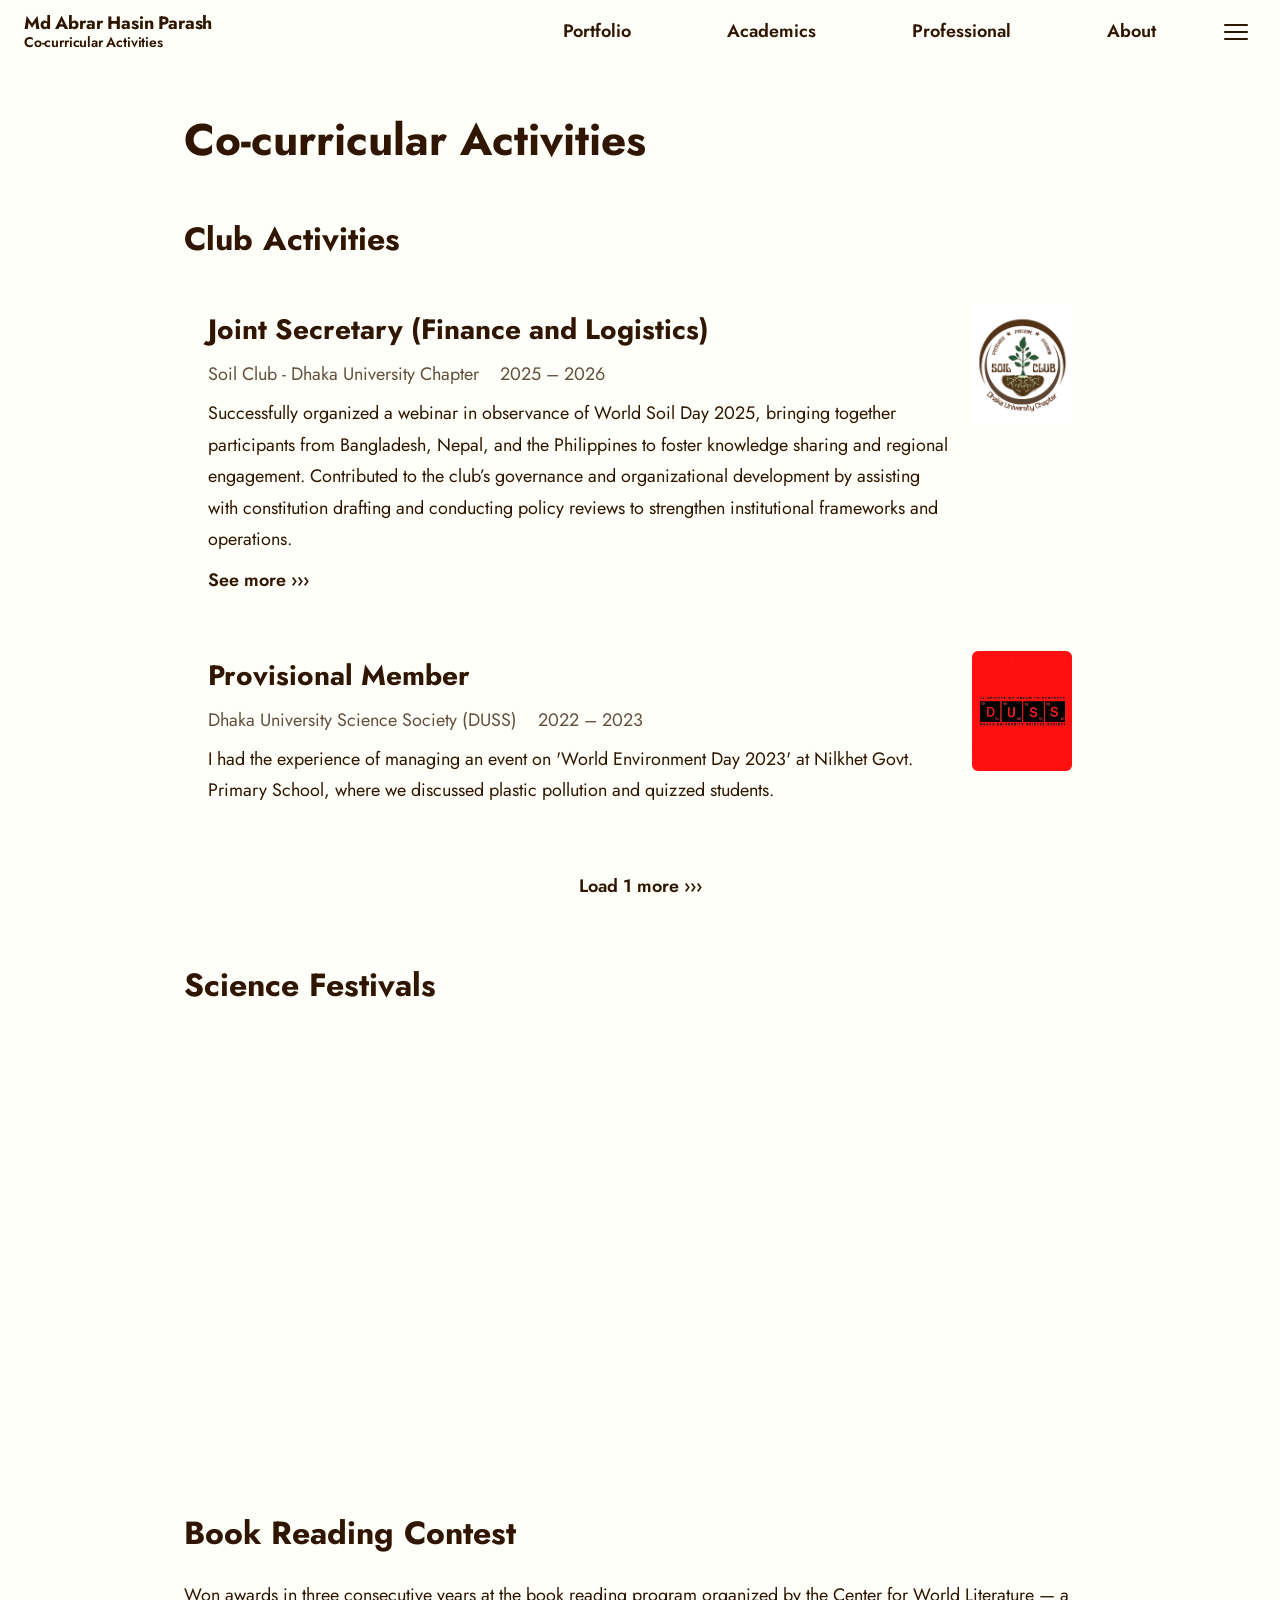
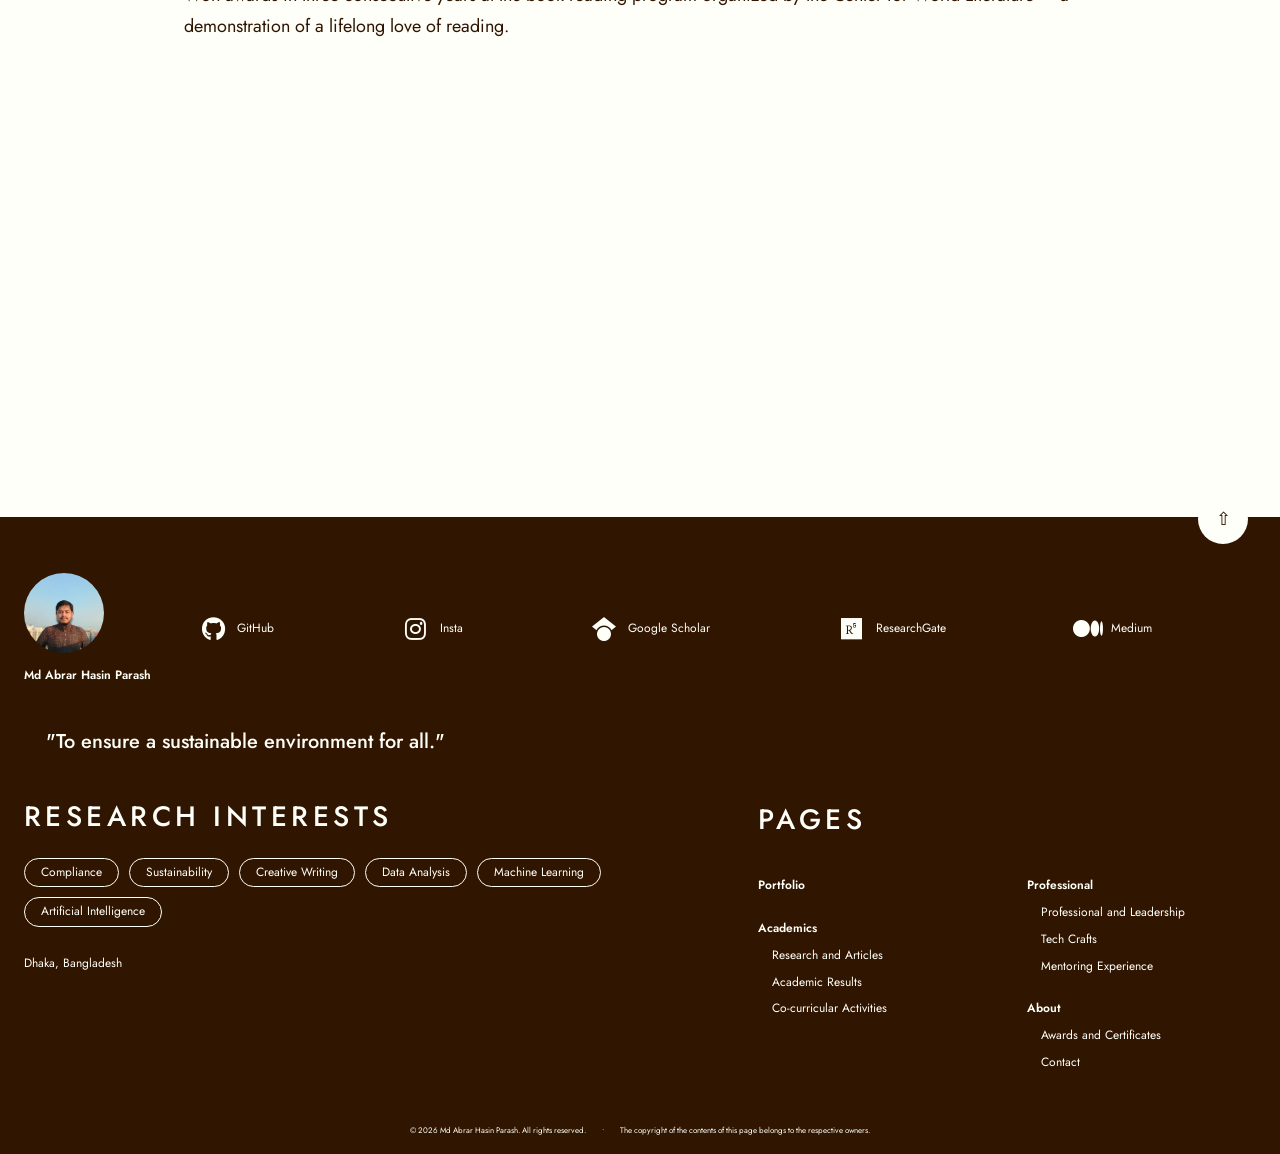
<file: cocurricular-activities.html>
<!DOCTYPE html>
<html lang="en">
<head>
  <meta charset="UTF-8" />
  <meta name="viewport" content="width=device-width, initial-scale=1.0" />
  <title>Co-curricular Activities — Md Abrar Hasin Parash</title>
  <link rel="stylesheet" href="https://cdnjs.cloudflare.com/ajax/libs/font-awesome/6.5.1/css/all.min.css" />
  <link rel="stylesheet" href="css/shared.css" />
</head>

<body>

<!-- TOP BAR -->
<header class="topbar">
  <a href="index.html" class="topbar-brand">
  Md Abrar Hasin Parash
  <small>Co-curricular Activities</small>
</a>
  <nav class="topbar-nav">
    <div class="nav-item">
      <a href="index.html" class="nav-link">Portfolio</a>
    </div>
    <div class="nav-item">
      <a href="#" class="nav-link">Academics</a>
      <div class="dropdown">
        <a href="research-articles.html">Research and Articles</a>
        <a href="academic-results.html">Academic Results</a>
        <a href="cocurricular-activities.html">Co-curricular Activities</a>
      </div>
    </div>
    <div class="nav-item">
      <a href="#" class="nav-link">Professional</a>
      <div class="dropdown">
        <a href="professional-leadership.html">Professional and Leadership</a>
        <a href="tech-crafts.html">Tech Crafts</a>
        <a href="mentoring-experience.html">Mentoring Experience</a>
      </div>
    </div>
    <div class="nav-item">
      <a href="#" class="nav-link">About</a>
      <div class="dropdown">
        <a href="awards-certificates.html">Awards and Certificates</a>
        <a href="contact.html">Contact</a>
      </div>
    </div>
  </nav>
  <button class="hamburger" id="hamburgerBtn"><span></span><span></span><span></span></button>
</header>

<!-- SIDE NAVIGATION -->
<div class="sidenav-overlay" id="sidenavOverlay"></div>
<nav class="sidenav" id="sidenav">
  <div class="sidenav-top">
    <span class="sidenav-logo">Md Abrar Hasin Parash</span>
    <button class="sidenav-close-btn" id="sidenavCloseBtn">&#x2715;</button>
  </div>
  <div class="sidenav-nav">
  <div class="nav-home">
    <a href="index.html">PORTFOLIO</a>
  </div>

  <span class="nav-group-label">Academics</span>
  <div class="nav-sub">
    <a href="research-articles.html">Research and Articles</a>
    <a href="academic-results.html">Academic Results</a>
    <a href="cocurricular-activities.html">Co-curricular Activities</a>
  </div>

  <span class="nav-group-label">Professional</span>
  <div class="nav-sub">
    <a href="professional-leadership.html">Professional and Leadership</a>
    <a href="tech-crafts.html">Tech Crafts</a>
    <a href="mentoring-experience.html">Mentoring Experience</a>
  </div>

  <span class="nav-group-label">About</span>
  <div class="nav-sub">
    <a href="awards-certificates.html">Awards and Certificates</a>
    <a href="contact.html">Contact</a>
  </div>
</div>
  <div class="sidenav-socials">
    <a href="https://www.linkedin.com/in/abrar-hasin-parash-md/" target="_blank" title="LinkedIn">
      <i class="fa-brands fa-linkedin" style="font-size:26px;color:#0a66c2;"></i>
    </a>
    <a href="https://github.com/ASAND5" target="_blank" title="GitHub">
      <i class="fa-brands fa-github" style="font-size:26px; color:#000000;"></i>
    </a>
    <a href="https://www.instagram.com/bored_beard_" target="_blank" title="Insta">
      <i class="fab fa-instagram" style="font-size:26px; color:#E1306C;"></i>
    </a>
    <a href="https://scholar.google.com/citations?user=Wed5szQAAAAJ&hl=en" target="_blank" title="Google Scholar">
      <i class="fa-brands fa-google-scholar" style="font-size:26px;color:#4285f4;"></i>
    </a>
    <a href="https://www.researchgate.net/profile/Abrar-Hasin-Parash-Md" target="_blank" title="ResearchGate">
      <i class="fa-brands fa-researchgate" style="font-size:26px;color:#40ba9b;"></i>
    </a>
    <a href="https://medium.com/@abrarparash" target="_blank" title="Medium">
  <i class="fa-brands fa-medium" style="font-size:26px; color:#000000;"></i>
</a>
  </div>
</nav>
<!-- </nav> closing tag — do not remove -->

<!-- MAIN PAGE -->
<main class="page-wrapper">
  <div class="container">

    <div class="page-title-simple">Co-curricular Activities</div>

    <!-- ══════════════════════════════════════════════════════
         SECTION 2: CLUB ACTIVITIES (DUSS)
    ══════════════════════════════════════════════════════════ -->
    <section class="section-wrap">
      <h2 class="sec-title">Club Activities</h2>

      <div class="entry-card reveal-box">
        <div class="entry-body">
          <div class="entry-title">Joint Secretary (Finance and Logistics)</div>
          <div class="entry-meta">
            <span>Soil Club - Dhaka University Chapter</span>
            <span class="dot">·</span>
            <span>2025 – 2026</span>
          </div>
          <div class="entry-excerpt">
            <!-- EDIT: Describe what being a provisional member involved —
                 meetings attended, contributions made, events participated in -->
            <p>Successfully organized a webinar in observance of World Soil Day 2025,
            bringing together participants from Bangladesh, Nepal, and the
            Philippines to foster knowledge sharing and regional engagement.
            Contributed to the club’s governance and organizational development by
            assisting with constitution drafting and conducting policy reviews to
            strengthen institutional frameworks and operations.</p>
          </div>
          <a class="see-more" href="https://sites.google.com/view/soilclubdu/" target="_blank">See more &rsaquo;&rsaquo;&rsaquo;</a>
        </div>
        <div class="entry-thumb">
          <img src="images/Soil Club.jpg" alt="SCDU" />
        </div>
      </div>

      <!-- DUSS PROVISIONAL MEMBER 2022-2023 (most recent first) -->
      <div class="entry-card reveal-box">
        <div class="entry-body">
          <div class="entry-title">Provisional Member</div>
          <div class="entry-meta">
            <span>Dhaka University Science Society (DUSS)</span>
            <span class="dot">·</span>
            <span>2022 – 2023</span>
          </div>
          <div class="entry-excerpt">
            <!-- EDIT: Describe what being a provisional member involved —
                 meetings attended, contributions made, events participated in -->
            I had the experience of managing an event on 'World Environment Day 2023' at
            Nilkhet Govt. Primary School, where we discussed plastic pollution and quizzed students.
          </div>
        </div>
        <div class="entry-thumb">
          <img src="images/duss.jfif" alt="DUSS" />
        </div>
      </div>
      <!-- END DUSS MEMBER -->

      <!-- DUSS VOLUNTEER -->
      <div class="entry-card extra reveal-box">
        <div class="entry-body">
          <div class="entry-title">Volunteer</div>
          <div class="entry-meta">
            <span>Dhaka University Science Society (DUSS)</span>
            <span class="dot">·</span>
            <!-- EDIT: Add the year/date of the volunteer program -->
            <span>2022 </span><span class="dot">·</span> <span>দেশীয় গবেষণা ও গবেষণায় ক্যারিয়ার উৎসব-২০২২</span>
          </div>
          <div class="entry-excerpt">
            <!-- EDIT: Describe the program you volunteered at —
                 what was it about, what was your role, what did you do -->
            Volunteered for the program organized by the Dhaka University Science
            Society(DUSS) titled 'Indigenous Research and Career in Research Festival-2022'
          </div>
        </div>
        <div class="entry-thumb">
          <img src="images/C-1-DUSS_RCF_Poster.avif" alt="DUSS Volunteer" />
        </div>
       
      </div>
      <!-- END DUSS VOLUNTEER -->
      
<div class="load-more-wrap">
        <button class="load-more-btn" id="loadMoreClubBtn">
          Load 1 more &rsaquo;&rsaquo;&rsaquo;
        </button>
      </div>
    </section>

    <!-- ══════════════════════════════════════════════════════
         SECTION 1: SCIENCE FESTIVALS
    ══════════════════════════════════════════════════════════ -->
    <section class="section-wrap">
      <h1 class="sec-title">Science Festivals</h1>

      <!--
        ENTRY — COPY THIS BLOCK TO ADD A NEW FESTIVAL
      -->

      <!-- SCIENCE FESTIVAL 2019 (most recent first) -->
      <div class="entry-card reveal-box">
        <div class="entry-body">
          <!-- EDIT: Festival name -->
          <div class="entry-title">17th HCC Inter College Science Festival 2019</div>
          <div class="entry-meta">
            <!-- EDIT: Organizer and date -->
            <span>HCC Science Club</span>
            <span class="dot">·</span>
            <span>2019</span>
          </div>
          <div class="entry-excerpt">
            Presented a project regarding municipal waste management, which was presented under
            the non-mechanical category.
          </div>
          <!-- EDIT: Replace # with a link if available, or remove the line -->
        </div>
        <div class="entry-thumb">
         <img src="images/c-2-HCC.svg" alt="Science Festival 2019" />
        </div>
      </div>
      <!-- END SCIENCE FESTIVAL 2019 -->

      <!-- SCIENCE FESTIVAL 2018 -->
      <div class="entry-card reveal-box">
        <div class="entry-body">
          <div class="entry-title">SAGC 4th Science Festival 2018-19</div>
          <div class="entry-meta">
            <span>SAGC Science Club</span>
            <span class="dot">·</span>
            <span>2019</span>
          </div>
          <div class="entry-excerpt">
            Presented a project regarding municipal waste management, which was presented under
            the chemistry-project category.
          </div>
        </div>
        <div class="entry-thumb">
          <img src="images/c-3-SAGC.svg" alt="Science Festival 2018" />
        </div>
      </div>
      <!-- END SCIENCE FESTIVAL 2018 -->

    </section>

    <!-- ══════════════════════════════════════════════════════
         SECTION 3: BOOK READING CONTEST
    ══════════════════════════════════════════════════════════ -->
    <section class="section-wrap">
      <h2 class="sec-title">
        <a href="https://asand5.github.io/Portfolio/life-through-my-lens.html">Book Reading Contest</a>
      </h2>
      <p class="content-block">
        Won awards in three consecutive years at the book reading program organized by
        the Center for World Literature — a demonstration of a lifelong love of reading.
      </p>

      <!-- 3 winner cards side by side -->
      <div class="winner-grid">

        <!-- EDIT: Update contest name and award details for each year -->

        <!-- 2015 winner card -->
        <div class="winner-card reveal-box">
          <div class="winner-trophy"><img src="images/c-bskbpk.jpg" alt="Book Reading Program"/></div>
          <div class="winner-year">2015</div>
          <div class="winner-label">
            <!-- EDIT: Contest/award name -->
            বই পড়া কর্মসূচি<br />(Book Reading Program)<br />
            <!-- EDIT: Organizer -->
            বিশ্বসাহিত্য কেন্দ্র<br />(Center for World Literature)
          </div>
          <span class="winner-badge">শুভেচ্ছা পুরষ্কার<br />(Commendation Award)</span>
        </div>

        <!-- 2014 winner card -->
        <div class="winner-card reveal-box">
          <div class="winner-trophy"><img src="images/c-bskbpk.jpg" alt="Book Reading Program"/></div>
          <div class="winner-year">2014</div>
          <div class="winner-label">
            <!-- EDIT: Contest/award name -->
            বই পড়া কর্মসূচি<br />(Book Reading Program)<br />
            <!-- EDIT: Organizer -->
            বিশ্বসাহিত্য কেন্দ্র<br />(Center for World Literature)
          </div>
          <span class="winner-badge">শুভেচ্ছা পুরষ্কার<br />(Commendation Award)</span>
        </div>
        
        <!-- 2013 winner card -->
        <div class="winner-card reveal-box">
          <div class="winner-trophy"><img src="images/c-bskbpk.jpg" alt="Book Reading Program"/></div>
          <div class="winner-year">2013</div>
          <div class="winner-label">
            <!-- EDIT: Contest/award name -->
            বই পড়া কর্মসূচি<br />(Book Reading Program)<br />
            <!-- EDIT: Organizer -->
            বিশ্বসাহিত্য কেন্দ্র<br />(Center for World Literature)
          </div>
          <span class="winner-badge">শুভেচ্ছা পুরষ্কার<br />(Commendation Award)</span>
        </div>
      </div><!-- /winner-grid -->
    </section>

  </div>
</main>

<!-- FOOTER -->
<footer class="site-footer">

  <!-- Back to top button -->
  <a class="back-to-top" href="#" title="Back to top" aria-label="Back to top">&#8679;</a>

  <div class="footer-body">

    <!-- 1. TOP ROW: avatar + name, then socials -->
    <div class="footer-top">
      <div class="footer-id">
        <div class="footer-avatar">
          <img src="images/26-May (13).jpg" alt="Abrar" />
        </div>
        <div class="footer-name">Md Abrar Hasin Parash</div>
      </div>

      <!-- To add a social, copy one <a> line. Up to 6 fit. Width adjusts automatically. -->
      <div class="footer-socials">
        <!-- <a class="footer-social" href="https://www.linkedin.com/in/abrar-hasin-parash-md/" target="_blank" rel="noopener" title="LinkedIn">
          <i class="fa-brands fa-linkedin" aria-hidden="true"></i><span>LinkedIn</span>
        </a>-->
        <a class="footer-social" href="https://github.com/ASAND5" target="_blank" rel="noopener" title="GitHub">
          <i class="fa-brands fa-github" aria-hidden="true"></i><span>GitHub</span>
        </a>
        <a class="footer-social" href="https://www.instagram.com/bored_beard_" target="_blank" rel="noopener" title="Instagram">
          <i class="fa-brands fa-instagram" aria-hidden="true"></i><span>Insta</span>
        </a>
        <a class="footer-social" href="https://scholar.google.com/citations?user=Wed5szQAAAAJ&hl=en" target="_blank" rel="noopener" title="Google Scholar">
          <i class="fa-brands fa-google-scholar" aria-hidden="true"></i><span>Google Scholar</span>
        </a>
        <a class="footer-social" href="https://www.researchgate.net/profile/Abrar-Hasin-Parash-Md" target="_blank" rel="noopener" title="ResearchGate">
          <i class="fa-brands fa-researchgate" aria-hidden="true"></i><span>ResearchGate</span>
        </a>
        <a class="footer-social" href="https://medium.com/@abrarparash" target="_blank" rel="noopener" title="Medium">
          <i class="fa-brands fa-medium" aria-hidden="true"></i><span>Medium</span>
        </a>
        <!--
        
        -->
      </div>
    </div>

    <!-- 2. QUOTE (full width) -->
    <div class="footer-quote">
      <!-- EDIT: change to your own quote or motto -->
      "To ensure a sustainable environment for all."
    </div>

    <!-- 3. MIDDLE: research interests (left) + pages (right, 2 columns) -->
    <div class="footer-mid">

      <div class="footer-left">
        <div class="footer-interests-label">Research Interests</div>
        <div class="footer-tags">
          <!-- EDIT: add or remove tags -->
          <span class="footer-tag">Compliance</span>
          <span class="footer-tag">Sustainability</span>
          <span class="footer-tag">Creative Writing</span>
          <span class="footer-tag">Data Analysis</span>
          <span class="footer-tag">Machine Learning</span>
          <span class="footer-tag">Artificial Intelligence</span>
        </div>
        <div class="footer-location">
          <!-- EDIT: your location -->
          Dhaka, Bangladesh
        </div>
      </div>

      <div class="footer-right">
        <div class="footer-pages-label">Pages</div>
        <div class="footer-page-links">

          <!-- Column 1 -->
          <div class="footer-links-col">
            <a href="index.html" class="nav-home-link">Portfolio</a>

            <span class="nav-group-label">Academics</span>
            <a href="research-articles.html" class="nav-sub-link">Research and Articles</a>
            <a href="academic-results.html" class="nav-sub-link">Academic Results</a>
            <a href="cocurricular-activities.html" class="nav-sub-link">Co-curricular Activities</a>
          </div>

          <!-- Column 2 -->
          <div class="footer-links-col">
            <span class="nav-group-label">Professional</span>
            <a href="professional-leadership.html" class="nav-sub-link">Professional and Leadership</a>
            <a href="tech-crafts.html" class="nav-sub-link">Tech Crafts</a>
            <a href="mentoring-experience.html" class="nav-sub-link">Mentoring Experience</a>

            <span class="nav-group-label">About</span>
            <a href="awards-certificates.html" class="nav-sub-link">Awards and Certificates</a>
            <a href="contact.html" class="nav-sub-link">Contact</a>
          </div>

        </div>
      </div>

    </div>
  </div>

  <!-- 4. BOTTOM BAR -->
  <div class="footer-bottom">
    <span>&copy; 2026 Md Abrar Hasin Parash. All rights reserved.</span>
    <span class="footer-bottom-dot">&bull;</span>
    <span>The copyright of the contents of this page belongs to the respective owners.</span>
  </div>

</footer>
<script src="js/shared.js"></script>
<script>
  /* ── Load more — scoped per section, same pattern as Research page ── */
  document.querySelectorAll('.section-wrap').forEach(sec => {
    const btn = sec.querySelector('.load-more-btn');
    if (!btn) return;
    btn.addEventListener('click', () => {
      const hidden = sec.querySelectorAll('.entry-card.extra:not(.visible)');
      hidden.forEach(el => el.classList.add('visible'));
      if (sec.querySelectorAll('.entry-card.extra:not(.visible)').length === 0) {
        btn.textContent = '✓ All loaded';
        btn.disabled = true;
      }
    });
  });
</script>
</body>
</html>
</file>
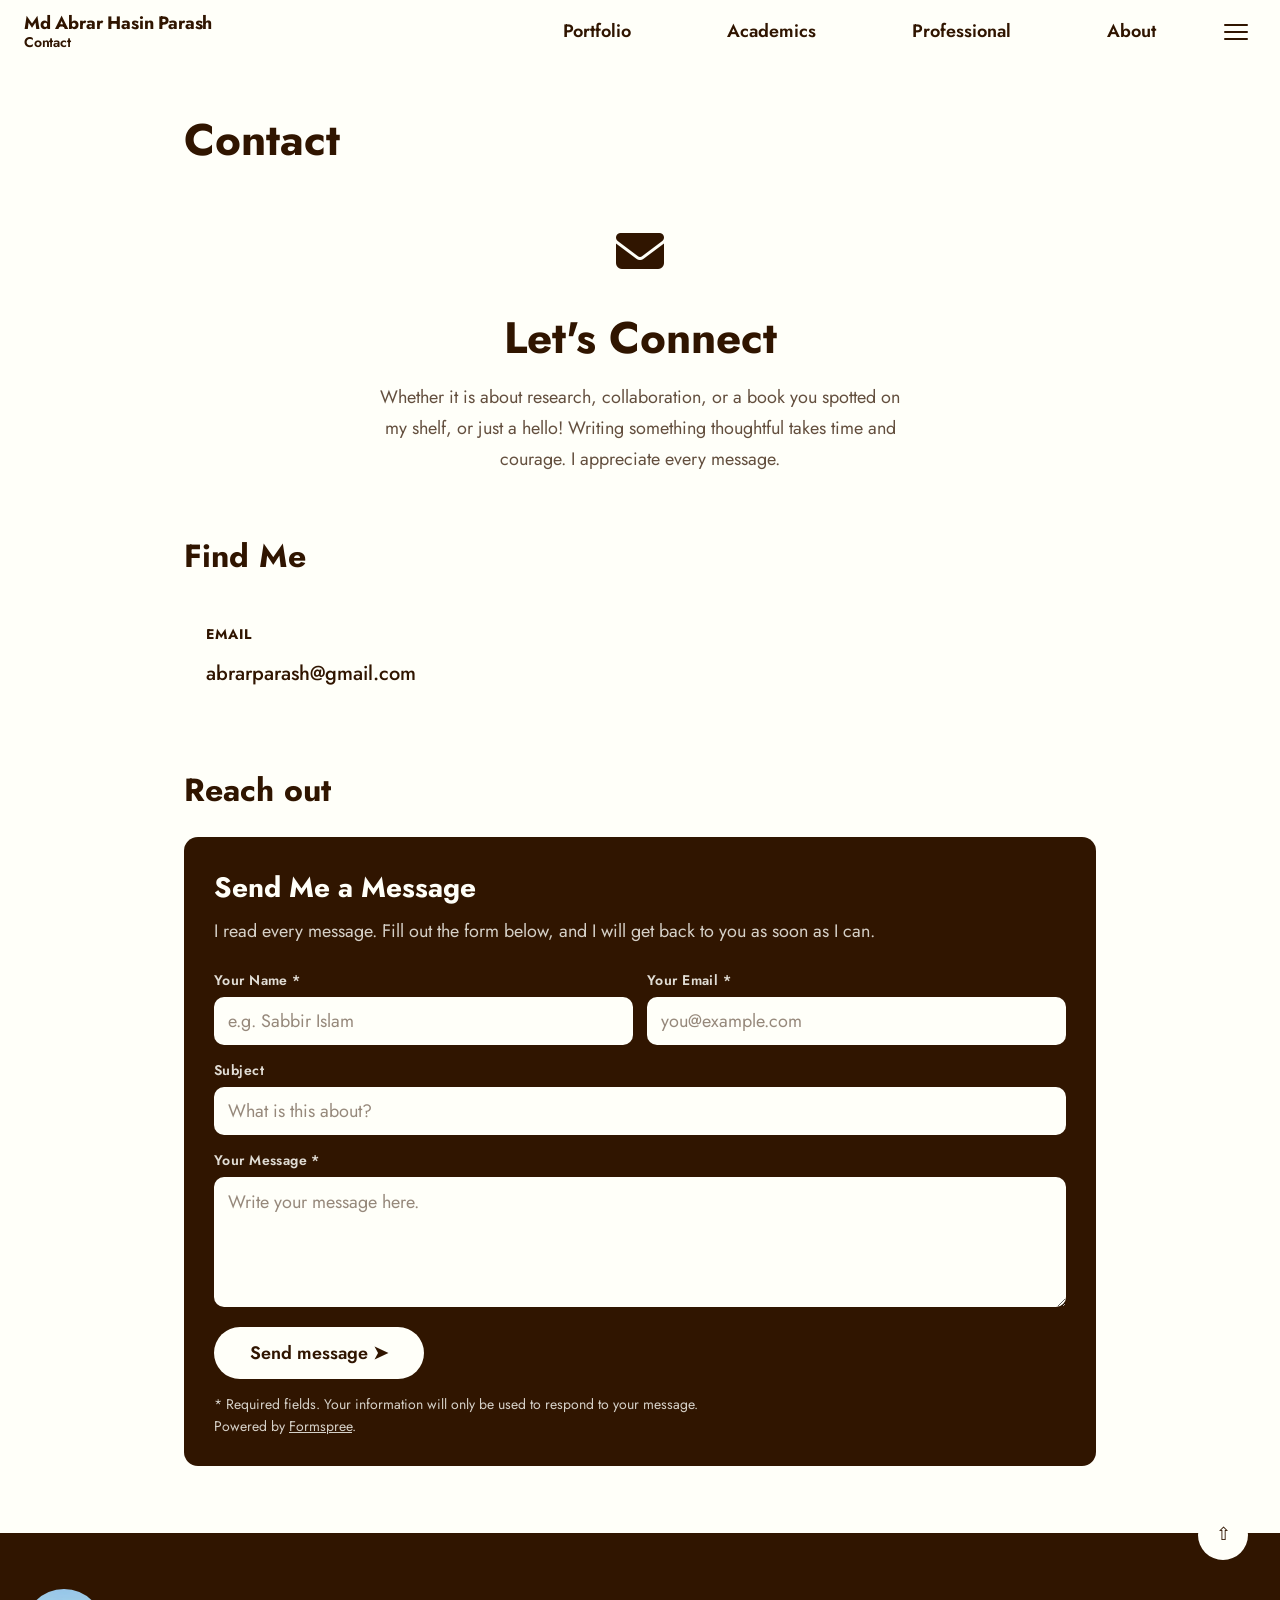
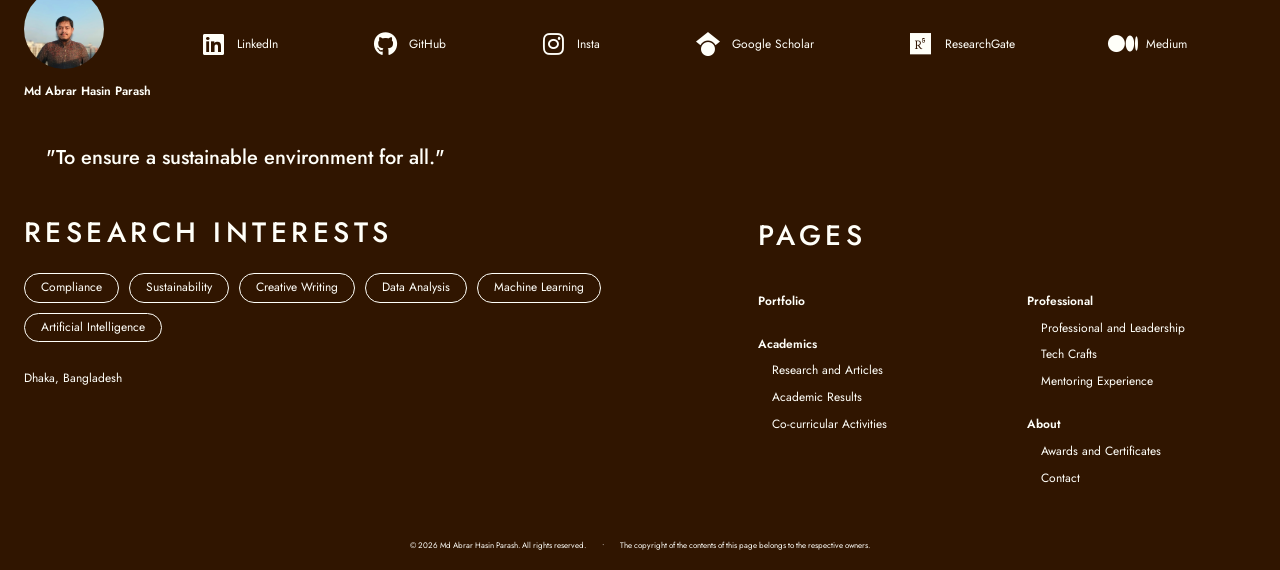
<file: contact.html>
<!DOCTYPE html>
<html lang="en">
<head>
  <meta charset="UTF-8" />
  <meta name="viewport" content="width=device-width, initial-scale=1.0" />
  <title>Contact — Md Abrar Hasin Parash</title>
  <link rel="stylesheet" href="https://cdnjs.cloudflare.com/ajax/libs/font-awesome/6.5.1/css/all.min.css" />
  <link rel="stylesheet" href="css/shared.css" />
</head>

<body>
  
<!-- ═══ TOP BAR ════════════════════════════════════════════ -->
<header class="topbar">
  <a href="index.html" class="topbar-brand">
  Md Abrar Hasin Parash
  <small>Contact</small>
</a>
  <nav class="topbar-nav">
    <div class="nav-item">
      <a href="index.html" class="nav-link">Portfolio</a>
    </div>
    <div class="nav-item">
      <a href="#" class="nav-link">Academics</a>
      <div class="dropdown">
        <a href="research-articles.html">Research and Articles</a>
        <a href="academic-results.html">Academic Results</a>
        <a href="cocurricular-activities.html">Co-curricular Activities</a>
      </div>
    </div>
    <div class="nav-item">
      <a href="#" class="nav-link">Professional</a>
      <div class="dropdown">
        <a href="professional-leadership.html">Professional and Leadership</a>
        <a href="tech-crafts.html">Tech Crafts</a>
        <a href="mentoring-experience.html">Mentoring Experience</a>
      </div>
    </div>
    <div class="nav-item">
      <a href="#" class="nav-link">About</a>
      <div class="dropdown">
        <a href="awards-certificates.html">Awards and Certificates</a>
        <a href="contact.html">Contact</a>
      </div>
    </div>
  </nav>
  <button class="hamburger" id="hamburgerBtn"><span></span><span></span><span></span></button>
</header>

<!-- SIDE NAVIGATION  -->
<div class="sidenav-overlay" id="sidenavOverlay"></div>
<nav class="sidenav" id="sidenav">
  <div class="sidenav-top">
    <span class="sidenav-logo">Md Abrar Hasin Parash</span>
    <button class="sidenav-close-btn" id="sidenavCloseBtn" aria-label="Close">&#x2715;</button>
  </div>
  <div class="sidenav-nav">
  <div class="nav-home">
    <a href="index.html">PORTFOLIO</a>
  </div>

  <span class="nav-group-label">Academics</span>
  <div class="nav-sub">
    <a href="research-articles.html">Research and Articles</a>
    <a href="academic-results.html">Academic Results</a>
    <a href="cocurricular-activities.html">Co-curricular Activities</a>
  </div>

  <span class="nav-group-label">Professional</span>
  <div class="nav-sub">
    <a href="professional-leadership.html">Professional and Leadership</a>
    <a href="tech-crafts.html">Tech Crafts</a>
    <a href="mentoring-experience.html">Mentoring Experience</a>
  </div>

  <span class="nav-group-label">About</span>
  <div class="nav-sub">
    <a href="awards-certificates.html">Awards and Certificates</a>
    <a href="contact.html">Contact</a>
  </div>
</div>
  <div class="sidenav-socials">
    <!-- EDIT: Replace # with your actual profile URLs -->
    <a href="https://www.linkedin.com/in/abrar-hasin-parash-md/" target="_blank" title="LinkedIn">
      <i class="fa-brands fa-linkedin" style="font-size:26px; color:#0a66c2;"></i>
    </a>
    <a href="https://github.com/ASAND5" target="_blank" title="GitHub">
      <i class="fa-brands fa-github" style="font-size:26px; color:#000000;"></i>
    </a>
    <a href="https://www.instagram.com/bored_beard_" target="_blank" title="Insta">
      <i class="fab fa-instagram" style="font-size:26px; color:#E1306C;"></i>
    </a>
    <a href="https://scholar.google.com/citations?user=Wed5szQAAAAJ&hl=en" target="_blank" title="Google Scholar">
      <i class="fa-brands fa-google-scholar" style="font-size:26px; color:#4285f4;"></i>
    </a>
    <a href="https://www.researchgate.net/profile/Abrar-Hasin-Parash-Md" target="_blank" title="ResearchGate">
      <i class="fa-brands fa-researchgate" style="font-size:26px; color:#40ba9b;"></i>
    </a>
    <a href="https://medium.com/@abrarparash" target="_blank" title="Medium">
  <i class="fa-brands fa-medium" style="font-size:26px; color:#000000;"></i>
</a>
  </div>
</nav>

<!-- ═══ MAIN PAGE ══════════════════════════════════════════ -->
<main class="page-wrapper">
  <div class="container">

    <section class="section-wrap reveal-box">

      <div class="page-title-simple">Contact</div>

      <!-- Hero strip -->
      <div class="contact-hero">
        <div class="contact-hero-emoji"><i class="fa-solid fa-envelope"></i></div>
        <h1>Let's Connect</h1>
        <p>
          Whether it is about research, collaboration, or a book you spotted on
          my shelf, or just a hello! Writing something thoughtful takes time and
          courage. I appreciate every message.
        </p>
      </div>

      <!-- ── ADDRESS CARDS ────────────────────────────────────── -->
      <h2 class="sec-title">Find Me</h2>
      <div class="address-grid">

        <div class="address-card">
          <div class="address-card-title">Email</div>
          <div class="address-line">
            <a class="address-link" href="mailto:abrarparash@gmail.com">
              abrarparash@gmail.com
            </a>
          </div>
        </div>

        <!-- HOME ADDRESS CARD (hidden): delete the first and last lines of this comment to show it
        <div class="address-card">
          <div class="address-card-title">Home Address</div>
          <div class="address-line">88/B Barontek, Pallabi</div>
          <div class="address-line">Dhaka - 1206</div>
          <div class="address-line">Bangladesh</div>
        </div>
        -->

        <!-- PHONE CARD (hidden): delete the first and last lines of this comment to show it
        <div class="address-card">
          <div class="address-card-title">Phone</div>
          <div class="address-line">
            <a class="address-link" href="tel:+8801936549714">
              +88 01936-549714
            </a>
          </div>
        </div>
        -->

      </div>
    </section>

    <!-- ── CONTACT FORM ─────────────────────────────────────── -->
    <section class="section-wrap reveal-box">
      <h2 class="sec-title">Reach out</h2>
      <div class="contact-form-wrap">
        <div class="contact-form-title">Send Me a Message</div>
        <div class="contact-form-sub">
          I read every message. Fill out the form below, and I will
          get back to you as soon as I can.
        </div>

        <!--
        ═══════════════════════════════════════════════════════════
        HOW TO ENABLE EMAIL SENDING (GitHub Pages compatible):

        1. Go to https://formspree.io and create a FREE account.
        2. Create a new form — use your email address.
        3. Copy the form endpoint (looks like: https://formspree.io/f/abcdefgh)
        4. Replace the action="#" below with your Formspree endpoint.
        5. Done! Every submission will send you an email.

        EDIT: Replace action="#" with your Formspree URL.
        ═══════════════════════════════════════════════════════════
        -->
        <form id="contactForm" action="https://formspree.io/f/xjgdpzok" method="POST">

          <!-- Hidden fields for Formspree -->
          <input type="hidden" name="_subject" value="Message from your portfolio website" />
          <input type="text" name="_gotcha" style="display:none" /><!-- spam filter -->

          <div class="form-row">
            <!-- EDIT: Field labels can be changed freely -->
            <div class="form-group">
              <label for="contactName">Your Name *</label>
              <input type="text" id="contactName" name="name"
                     placeholder="e.g. Sabbir Islam" required />
            </div>
            <div class="form-group">
              <label for="contactEmail">Your Email *</label>
              <input type="email" id="contactEmail" name="email"
                     placeholder="you@example.com" required />
            </div>
          </div>

          <div class="form-group full" style="margin-bottom:14px;">
            <label for="contactSubject">Subject</label>
            <input type="text" id="contactSubject" name="subject"
                   placeholder="What is this about?" />
          </div>

          <div class="form-group full" style="margin-bottom:20px;">
            <label for="contactMessage">Your Message *</label>
            <textarea id="contactMessage" name="message"
                      placeholder="Write your message here."
                      required></textarea>
          </div>

          <button type="submit" class="form-submit-btn">
            Send message &#10148;
          </button>

          <p class="form-note">
            * Required fields. Your information will only be used to respond to your message.
            <br>
            <!--
              EDIT: Once you set up Formspree, replace the line below with:
              To activate email delivery: add your Formspree endpoint to the form's action attribute.
            See instructions in the HTML comment above.
            -->
            Powered by <a href="https://formspree.io" target="_blank">Formspree</a>.
          </p>
        </form>

        <!-- Success message shown after valid submission -->
        <div class="form-success" id="formSuccess">
          <p>Thank you for your message! It has been sent, and I will get back to you soon.</p>
        </div>

      </div>
    </section>

  </div>
</main>

<!-- ================================================================
     FOOTER — paste on EVERY page, replacing the old <footer> block.
     Needs: shared.css (new footer CSS) + Font Awesome 6 (already on your pages).
     No inline styles: colors and sizes all come from shared.css.
     ================================================================ -->
<footer class="site-footer">

  <!-- Back to top button -->
  <a class="back-to-top" href="#" title="Back to top" aria-label="Back to top">&#8679;</a>

  <div class="footer-body">

    <!-- 1. TOP ROW: avatar + name, then socials -->
    <div class="footer-top">
      <div class="footer-id">
        <div class="footer-avatar">
          <img src="images/26-May (13).jpg" alt="Abrar" />
        </div>
        <div class="footer-name">Md Abrar Hasin Parash</div>
      </div>

      <!-- To add a social, copy one <a> line. Up to 6 fit. Width adjusts automatically. -->
      <div class="footer-socials">
        <a class="footer-social" href="https://www.linkedin.com/in/abrar-hasin-parash-md/" target="_blank" rel="noopener" title="LinkedIn">
          <i class="fa-brands fa-linkedin" aria-hidden="true"></i><span>LinkedIn</span>
        </a>
        <a class="footer-social" href="https://github.com/ASAND5" target="_blank" rel="noopener" title="GitHub">
          <i class="fa-brands fa-github" aria-hidden="true"></i><span>GitHub</span>
        </a>
        <a class="footer-social" href="https://www.instagram.com/bored_beard_" target="_blank" rel="noopener" title="Instagram">
          <i class="fa-brands fa-instagram" aria-hidden="true"></i><span>Insta</span>
        </a>
        <a class="footer-social" href="https://scholar.google.com/citations?user=Wed5szQAAAAJ&hl=en" target="_blank" rel="noopener" title="Google Scholar">
          <i class="fa-brands fa-google-scholar" aria-hidden="true"></i><span>Google Scholar</span>
        </a>
        <a class="footer-social" href="https://www.researchgate.net/profile/Abrar-Hasin-Parash-Md" target="_blank" rel="noopener" title="ResearchGate">
          <i class="fa-brands fa-researchgate" aria-hidden="true"></i><span>ResearchGate</span>
        </a>
        <a class="footer-social" href="https://medium.com/@abrarparash" target="_blank" rel="noopener" title="Medium">
          <i class="fa-brands fa-medium" aria-hidden="true"></i><span>Medium</span>
        </a>
        <!--
        
        -->
      </div>
    </div>

    <!-- 2. QUOTE (full width) -->
    <div class="footer-quote">
      <!-- EDIT: change to your own quote or motto -->
      "To ensure a sustainable environment for all."
    </div>

    <!-- 3. MIDDLE: research interests (left) + pages (right, 2 columns) -->
    <div class="footer-mid">

      <div class="footer-left">
        <div class="footer-interests-label">Research Interests</div>
        <div class="footer-tags">
          <!-- EDIT: add or remove tags -->
          <span class="footer-tag">Compliance</span>
          <span class="footer-tag">Sustainability</span>
          <span class="footer-tag">Creative Writing</span>
          <span class="footer-tag">Data Analysis</span>
          <span class="footer-tag">Machine Learning</span>
          <span class="footer-tag">Artificial Intelligence</span>
        </div>
        <div class="footer-location">
          <!-- EDIT: your location -->
          Dhaka, Bangladesh
        </div>
      </div>

      <div class="footer-right">
        <div class="footer-pages-label">Pages</div>
        <div class="footer-page-links">

          <!-- Column 1 -->
          <div class="footer-links-col">
            <a href="index.html" class="nav-home-link">Portfolio</a>

            <span class="nav-group-label">Academics</span>
            <a href="research-articles.html" class="nav-sub-link">Research and Articles</a>
            <a href="academic-results.html" class="nav-sub-link">Academic Results</a>
            <a href="cocurricular-activities.html" class="nav-sub-link">Co-curricular Activities</a>
          </div>

          <!-- Column 2 -->
          <div class="footer-links-col">
            <span class="nav-group-label">Professional</span>
            <a href="professional-leadership.html" class="nav-sub-link">Professional and Leadership</a>
            <a href="tech-crafts.html" class="nav-sub-link">Tech Crafts</a>
            <a href="mentoring-experience.html" class="nav-sub-link">Mentoring Experience</a>

            <span class="nav-group-label">About</span>
            <a href="awards-certificates.html" class="nav-sub-link">Awards and Certificates</a>
            <a href="contact.html" class="nav-sub-link">Contact</a>
          </div>

        </div>
      </div>

    </div>
  </div>

  <!-- 4. BOTTOM BAR -->
  <div class="footer-bottom">
    <span>&copy; 2026 Md Abrar Hasin Parash. All rights reserved.</span>
    <span class="footer-bottom-dot">&bull;</span>
    <span>The copyright of the contents of this page belongs to the respective owners.</span>
  </div>

</footer>

<script src="js/shared.js"></script>
<script>
  /* ── Contact form handling ─────────────────────────────── */
  document.getElementById('contactForm')?.addEventListener('submit', function(e) {
    const action = this.action;

    // If Formspree not yet configured (action="#"), show inline success demo
    if (!action || action === '#' || action.endsWith('#')) {
      e.preventDefault();
      document.getElementById('formSuccess').classList.add('show');
      this.reset();
      document.getElementById('formSuccess').scrollIntoView({ behavior: 'smooth', block: 'center' });
      return;
    }

    // When Formspree is configured, let the form submit normally via POST
    // Formspree will redirect back to your page with ?success=true
  });

  // Show success message if redirected back from Formspree
  if (new URLSearchParams(window.location.search).get('success') === 'true') {
    document.getElementById('formSuccess')?.classList.add('show');
  }
</script>
</body>
</html>
</file>
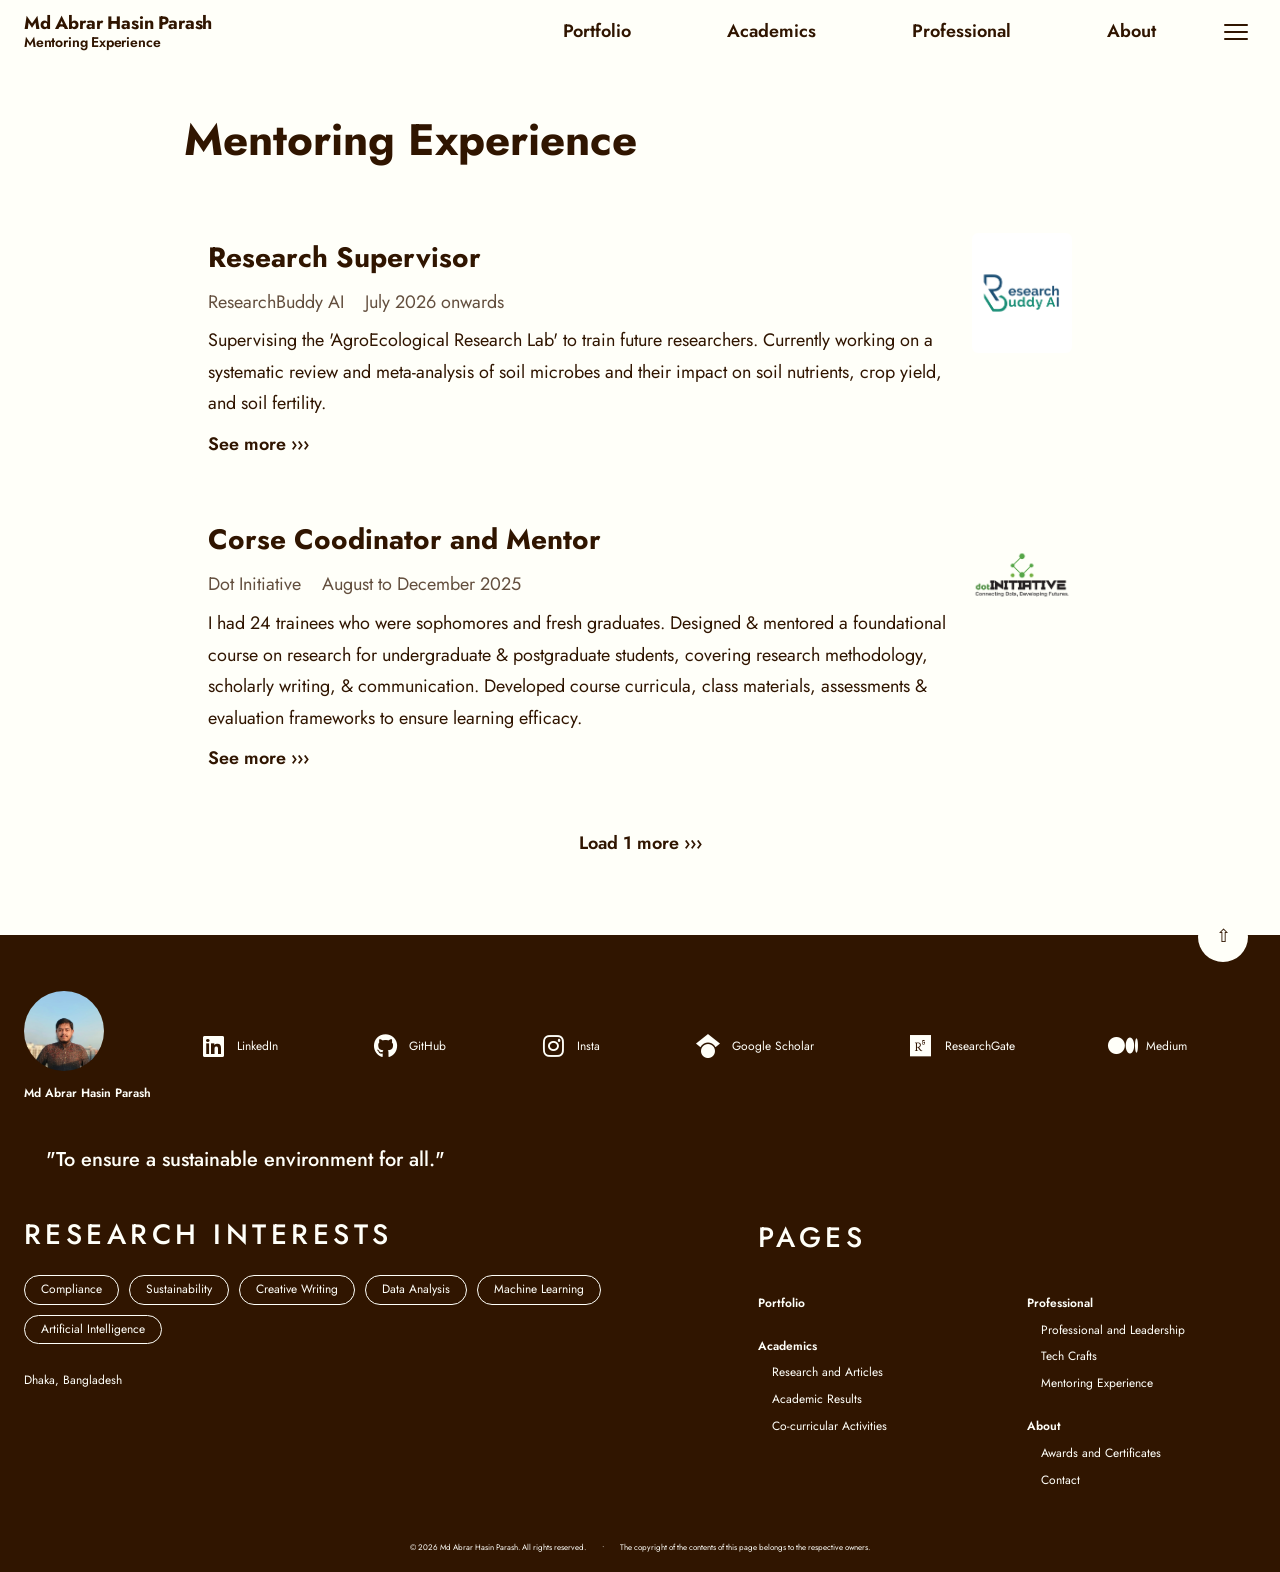
<file: mentoring-experience.html>
<!DOCTYPE html>
<html lang="en">
<head>
  <meta charset="UTF-8" />
  <meta name="viewport" content="width=device-width, initial-scale=1.0" />
  <title>Mentoring Experience — Md Abrar Hasin Parash</title>
  <link rel="stylesheet" href="https://cdnjs.cloudflare.com/ajax/libs/font-awesome/6.5.1/css/all.min.css"/>
  <link rel="stylesheet" href="css/shared.css" />
</head>

<body>

<header class="topbar">
  <a href="index.html" class="topbar-brand">
  Md Abrar Hasin Parash
  <small>Mentoring Experience</small>
  </a>
  <nav class="topbar-nav">
    <div class="nav-item">
      <a href="index.html" class="nav-link">Portfolio</a>
    </div>
    <div class="nav-item">
      <a href="#" class="nav-link">Academics</a>
      <div class="dropdown">
        <a href="research-articles.html">Research and Articles</a>
        <a href="academic-results.html">Academic Results</a>
        <a href="cocurricular-activities.html">Co-curricular Activities</a>
      </div>
    </div>
    <div class="nav-item">
      <a href="#" class="nav-link">Professional</a>
      <div class="dropdown">
        <a href="professional-leadership.html">Professional and Leadership</a>
        <a href="tech-crafts.html">Tech Crafts</a>
        <a href="mentoring-experience.html">Mentoring Experience</a>
      </div>
    </div>
    <div class="nav-item">
      <a href="#" class="nav-link">About</a>
      <div class="dropdown">
        <a href="awards-certificates.html">Awards and Certificates</a>
        <a href="contact.html">Contact</a>
      </div>
    </div>
  </nav>
  <button class="hamburger" id="hamburgerBtn" aria-label="Open navigation">
    <span></span><span></span><span></span>
  </button>
</header>
  
<!-- SIDE NAVIGATION -->
<div class="sidenav-overlay" id="sidenavOverlay"></div>
<nav class="sidenav" id="sidenav">
  <div class="sidenav-top">
    <span class="sidenav-logo">Md Abrar Hasin Parash</span>
    <button class="sidenav-close-btn" id="sidenavCloseBtn" aria-label="Close">&#x2715;</button>
  </div>
  <div class="sidenav-nav">
  <div class="nav-home">
    <a href="index.html">PORTFOLIO</a>
  </div>

  <span class="nav-group-label">Academics</span>
  <div class="nav-sub">
    <a href="research-articles.html">Research and Articles</a>
    <a href="academic-results.html">Academic Results</a>
    <a href="cocurricular-activities.html">Co-curricular Activities</a>
  </div>

  <span class="nav-group-label">Professional</span>
  <div class="nav-sub">
    <a href="professional-leadership.html">Professional and Leadership</a>
    <a href="tech-crafts.html">Tech Crafts</a>
    <a href="mentoring-experience.html">Mentoring Experience</a>
  </div>

  <span class="nav-group-label">About</span>
  <div class="nav-sub">
    <a href="awards-certificates.html">Awards and Certificates</a>
    <a href="contact.html">Contact</a>
  </div>
</div>
  <div class="sidenav-socials">
    <!-- EDIT: Replace # with your actual profile URLs -->
    <a href="https://www.linkedin.com/in/abrar-hasin-parash-md/" target="_blank" title="LinkedIn">
      <i class="fa-brands fa-linkedin" style="font-size:26px; color:#0a66c2;"></i>
    </a>
    <a href="https://github.com/ASAND5" target="_blank" title="GitHub">
      <i class="fa-brands fa-github" style="font-size:26px; color:#000000;"></i>
    </a>
    <a href="https://www.instagram.com/bored_beard_" target="_blank" title="Insta">
      <i class="fab fa-instagram" style="font-size:26px; color:#E1306C;"></i>
    </a>
    <a href="https://scholar.google.com/citations?user=Wed5szQAAAAJ&hl=en" target="_blank" title="Google Scholar">
      <i class="fa-brands fa-google-scholar" style="font-size:26px; color:#4285f4;"></i>
    </a>
    <a href="https://www.researchgate.net/profile/Abrar-Hasin-Parash-Md" target="_blank" title="ResearchGate">
      <i class="fa-brands fa-researchgate" style="font-size:26px; color:#40ba9b;"></i>
    </a>
    <a href="https://medium.com/@abrarparash" target="_blank" title="Medium">
  <i class="fa-brands fa-medium" style="font-size:26px; color:#000000;"></i>
    </a>
  </div>
</nav>

<main class="page-wrapper">
  <div class="container">

    <div class="page-title-simple">Mentoring Experience</div>

    <section class="section-wrap">
      <p class="content-block">
        
      </p>

      <!--
      ═════════════════════════════════════════════════════════
      MENTORING ENTRY — COPY THIS BLOCK TO ADD A NEW ENTRY
      Fill in: ROLE, INSTITUTION, TIMELINE, SUMMARY, LOGO_IMAGE
      ═════════════════════════════════════════════════════════
      -->

      <!-- MENTORING ENTRY 1 (placeholder — fill in your details) -->
      
      <div class="entry-card reveal-box">
        <div class="entry-body">
          <!-- EDIT: Your teaching/mentoring role title -->
          <div class="entry-title">Research Supervisor</div>
          <div class="entry-meta">
            <!-- EDIT: Institution and timeline -->
            <span>ResearchBuddy AI</span>
            <span class="dot">·</span>
            <span>July 2026 onwards</span>
          </div>
          <div class="entry-excerpt">
            <!-- EDIT: Two lines about your mentoring work -->
            Supervising the 'AgroEcological Research Lab' to train future researchers. Currently
            working on a systematic review and meta-analysis of soil microbes and their impact on soil
            nutrients, crop yield, and soil fertility.
          </div>
          <!-- EDIT: Replace # with a link to the course/program if available -->
          <a class="see-more" href="https://researchbuddy.tech/lab/WN2SU42TNtHcH6isGEZH" target="_blank">See more &rsaquo;&rsaquo;&rsaquo;</a>
        </div>
        <div class="entry-thumb">
          <img src="images/RBAI.png" alt="Institution logo" />
        </div>
      </div>
      
      <div class="entry-card reveal-box">
        <div class="entry-body">
          <!-- EDIT: Your teaching/mentoring role title -->
          <div class="entry-title">Corse Coodinator and Mentor</div>
          <div class="entry-meta">
            <!-- EDIT: Institution and timeline -->
            <span>Dot Initiative</span>
            <span class="dot">·</span>
            <span>August to December 2025</span>
          </div>
          <div class="entry-excerpt">
            <!-- EDIT: Two lines about your mentoring work -->
            I had 24 trainees who were sophomores and fresh graduates. Designed
            & mentored a foundational course on research for undergraduate &
            postgraduate students, covering research methodology, scholarly writing,
            & communication. Developed course curricula, class materials, assessments
            & evaluation frameworks to ensure learning efficacy.
          </div>
          <!-- EDIT: Replace # with a link to the course/program if available -->
          <a class="see-more" href="https://dotinitiative.org/sessions/fundamentals-of-research-first-session-conducted/" target="_blank">See more &rsaquo;&rsaquo;&rsaquo;</a>
        </div>
        <div class="entry-thumb">
          <img src="images/DI Logo- Transparent BG.png" alt="Institution logo" />
        </div>
      </div>

      <div class="entry-card extra reveal-box">
        <div class="entry-body">
          <!-- EDIT: Your teaching/mentoring role title -->
          <div class="entry-title">Tutor</div>
          <div class="entry-meta">
            <!-- EDIT: Institution and timeline -->
            <span>Self-Employed</span>
            <span class="dot">·</span>
            <span>February 2022 to May 2026</span>
          </div>
          <div class="entry-excerpt">
            <!-- EDIT: Two lines about your mentoring work -->
           I tutored more than 50 students aged 15 to 20 years old, mostly teaching them
            science and math of secondary and higher secondary levels.
          </div>
          <!-- EDIT: Replace # with a link to the course/program if available -->
        </div>
        <div class="entry-thumb">
          <i class="fa-solid fa-chalkboard-user"></i>
        </div>
      </div>
      <!-- END MENTORING ENTRY 1 -->

      <!--
        Copy the entire block above to add more mentoring entries.
        Add class="entry-card extra" for entries hidden by default.
      -->

      <!-- Load more (will activate when you add extra entries) -->
      <div class="load-more-wrap">
        <button class="load-more-btn" id="loadMoreMentoringBtn">
          Load 1 more &rsaquo;&rsaquo;&rsaquo;
        </button>
      </div>
    </section>

  </div>
</main>

<footer class="site-footer">

  <!-- Back to top button -->
  <a class="back-to-top" href="#" title="Back to top" aria-label="Back to top">&#8679;</a>

  <div class="footer-body">

    <!-- 1. TOP ROW: avatar + name, then socials -->
    <div class="footer-top">
      <div class="footer-id">
        <div class="footer-avatar">
          <img src="images/26-May (13).jpg" alt="Abrar" />
        </div>
        <div class="footer-name">Md Abrar Hasin Parash</div>
      </div>

      <!-- To add a social, copy one <a> line. Up to 6 fit. Width adjusts automatically. -->
      <div class="footer-socials">
        <a class="footer-social" href="https://www.linkedin.com/in/abrar-hasin-parash-md/" target="_blank" rel="noopener" title="LinkedIn">
          <i class="fa-brands fa-linkedin" aria-hidden="true"></i><span>LinkedIn</span>
        </a>
        <a class="footer-social" href="https://github.com/ASAND5" target="_blank" rel="noopener" title="GitHub">
          <i class="fa-brands fa-github" aria-hidden="true"></i><span>GitHub</span>
        </a>
        <a class="footer-social" href="https://www.instagram.com/bored_beard_" target="_blank" rel="noopener" title="Instagram">
          <i class="fa-brands fa-instagram" aria-hidden="true"></i><span>Insta</span>
        </a>
        <a class="footer-social" href="https://scholar.google.com/citations?user=Wed5szQAAAAJ&hl=en" target="_blank" rel="noopener" title="Google Scholar">
          <i class="fa-brands fa-google-scholar" aria-hidden="true"></i><span>Google Scholar</span>
        </a>
        <a class="footer-social" href="https://www.researchgate.net/profile/Abrar-Hasin-Parash-Md" target="_blank" rel="noopener" title="ResearchGate">
          <i class="fa-brands fa-researchgate" aria-hidden="true"></i><span>ResearchGate</span>
        </a>
        <a class="footer-social" href="https://medium.com/@abrarparash" target="_blank" rel="noopener" title="Medium">
          <i class="fa-brands fa-medium" aria-hidden="true"></i><span>Medium</span>
        </a>
        <!--
        
        -->
      </div>
    </div>

    <!-- 2. QUOTE (full width) -->
    <div class="footer-quote">
      <!-- EDIT: change to your own quote or motto -->
      "To ensure a sustainable environment for all."
    </div>

    <!-- 3. MIDDLE: research interests (left) + pages (right, 2 columns) -->
    <div class="footer-mid">

      <div class="footer-left">
        <div class="footer-interests-label">Research Interests</div>
        <div class="footer-tags">
          <!-- EDIT: add or remove tags -->
          <span class="footer-tag">Compliance</span>
          <span class="footer-tag">Sustainability</span>
          <span class="footer-tag">Creative Writing</span>
          <span class="footer-tag">Data Analysis</span>
          <span class="footer-tag">Machine Learning</span>
          <span class="footer-tag">Artificial Intelligence</span>
        </div>
        <div class="footer-location">
          <!-- EDIT: your location -->
          Dhaka, Bangladesh
        </div>
      </div>

      <div class="footer-right">
        <div class="footer-pages-label">Pages</div>
        <div class="footer-page-links">

          <!-- Column 1 -->
          <div class="footer-links-col">
            <a href="index.html" class="nav-home-link">Portfolio</a>

            <span class="nav-group-label">Academics</span>
            <a href="research-articles.html" class="nav-sub-link">Research and Articles</a>
            <a href="academic-results.html" class="nav-sub-link">Academic Results</a>
            <a href="cocurricular-activities.html" class="nav-sub-link">Co-curricular Activities</a>
          </div>

          <!-- Column 2 -->
          <div class="footer-links-col">
            <span class="nav-group-label">Professional</span>
            <a href="professional-leadership.html" class="nav-sub-link">Professional and Leadership</a>
            <a href="tech-crafts.html" class="nav-sub-link">Tech Crafts</a>
            <a href="mentoring-experience.html" class="nav-sub-link">Mentoring Experience</a>

            <span class="nav-group-label">About</span>
            <a href="awards-certificates.html" class="nav-sub-link">Awards and Certificates</a>
            <a href="contact.html" class="nav-sub-link">Contact</a>
          </div>

        </div>
      </div>

    </div>
  </div>

  <!-- 4. BOTTOM BAR -->
  <div class="footer-bottom">
    <span>&copy; 2026 Md Abrar Hasin Parash. All rights reserved.</span>
    <span class="footer-bottom-dot">&bull;</span>
    <span>The copyright of the contents of this page belongs to the respective owners.</span>
  </div>

</footer>

<script src="js/shared.js"></script>
<script>
  setupLoadMore('loadMoreMentoringBtn', '.entry-card.extra');
</script>
</body>
</html>
</file>
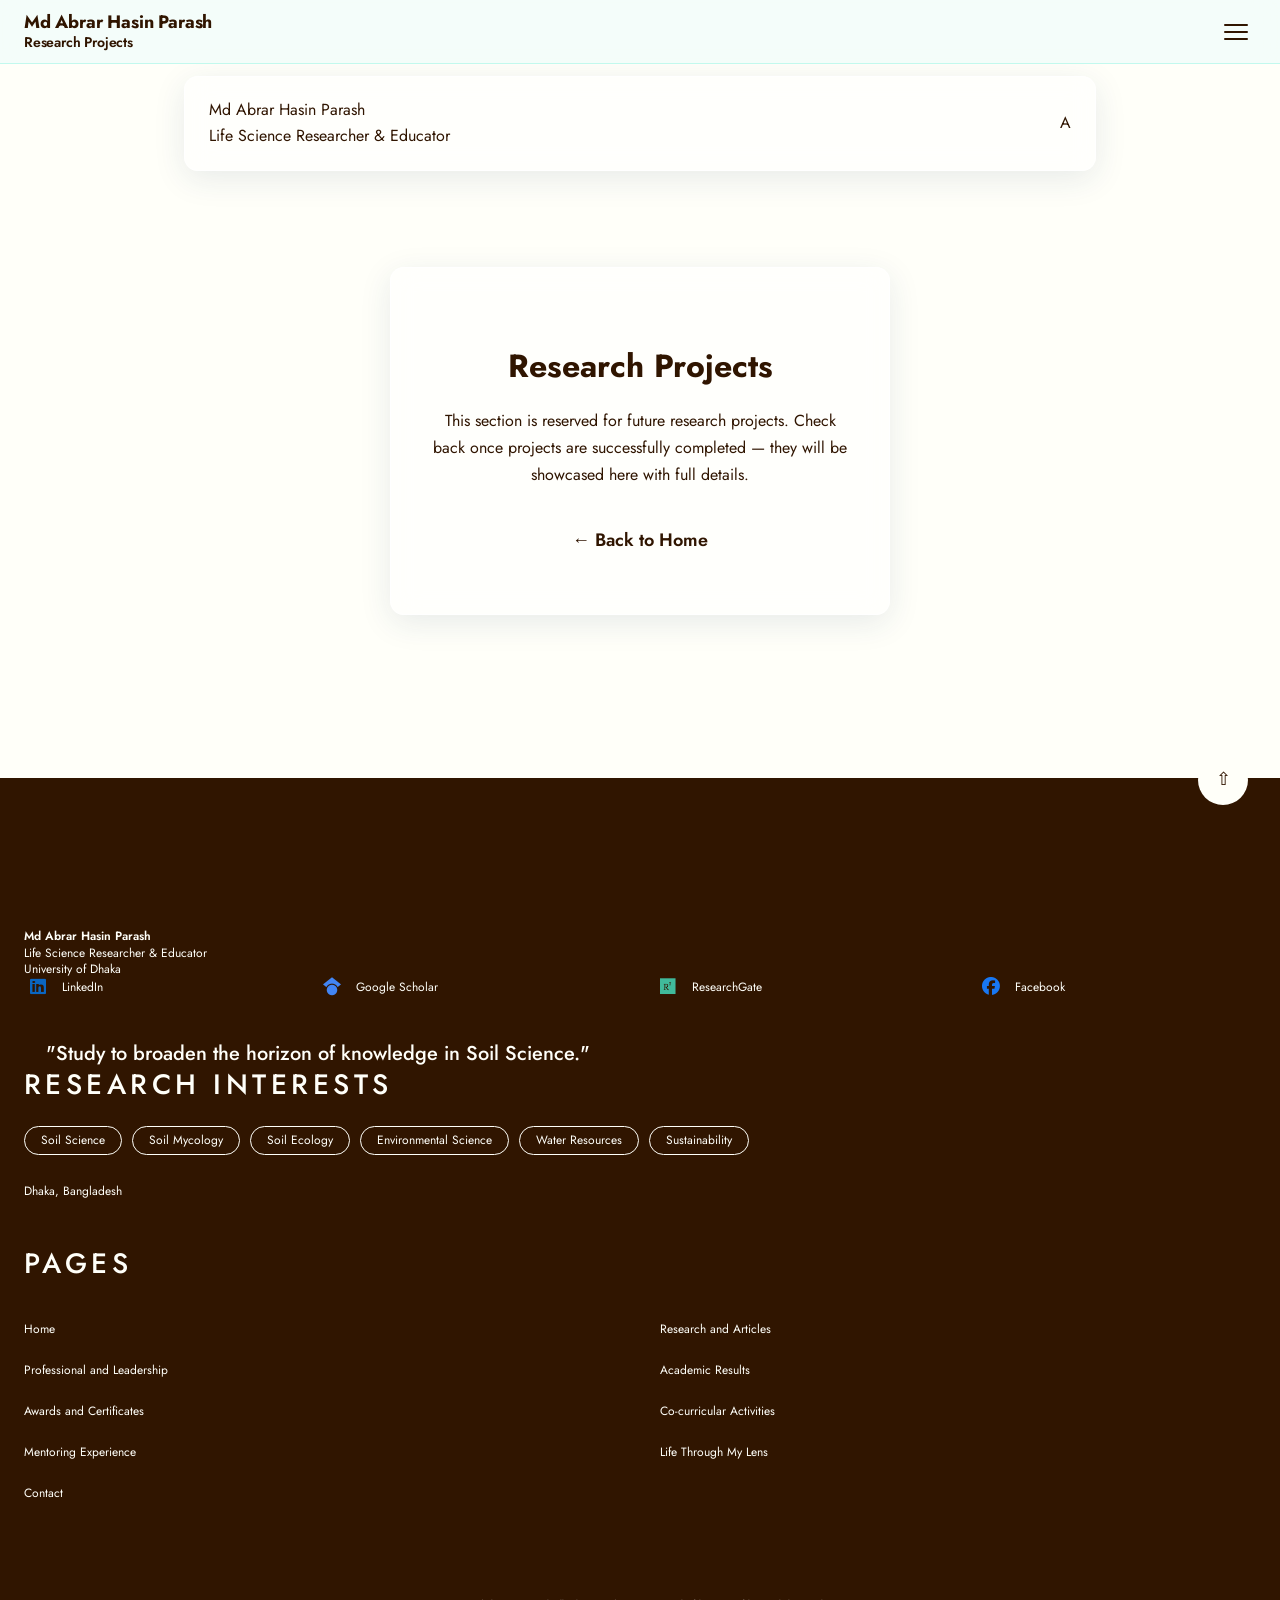
<file: research-projects.html>
<!DOCTYPE html>
<html lang="en">
<head>
  <link rel="stylesheet" href="https://cdnjs.cloudflare.com/ajax/libs/font-awesome/6.5.1/css/all.min.css" />
  <meta charset="UTF-8" />
  <meta name="viewport" content="width=device-width, initial-scale=1.0" />
  <title>Research Projects — Md Abrar Hasin Parash</title>

  <style>
    :root {
      --accent      : #1e3a5f;
      --accent-light: #c8d5eb;
      --page-bg     : #f5f7fd;
      --page-text   : #0a1128;
      --nav-accent  : #1e3a5f;
      --card-border : #c8d5eb;
      --glass-bg    : rgba(255,255,255,0.55);
      --glass-border: rgba(255,255,255,0.70);
      --glass-shadow: 0 8px 32px rgba(30,58,95,0.10);
      --glass-blur  : blur(14px);
    }
    body { background: var(--page-bg); color: var(--page-text); }
  </style>

  <link rel="stylesheet" href="css/shared.css" />
  <link rel="stylesheet" href="https://cdnjs.cloudflare.com/ajax/libs/font-awesome/6.5.1/css/all.min.css" />

  <style>
   /* ── BACKGROUND — solid white ──────────────────────────── */
body::before {
  display: none;
}

    /* ── GLASS TOPBAR ──────────────────────────────────────── */
    .topbar {
      background: rgba(240,253,250,0.72) !important;
      backdrop-filter: var(--glass-blur);
      -webkit-backdrop-filter: var(--glass-blur);
      border-bottom: 1px solid rgba(153,246,228,0.55) !important;
    }

    /* ── CONTACT PAGE HEADER ───────────────────────────────── */
.pg-header {
  background: var(--glass-bg);
  backdrop-filter: var(--glass-blur);
  -webkit-backdrop-filter: var(--glass-blur);
  border: 1px solid var(--glass-border);
  border-radius: var(--r-lg);
  padding: 20px 24px;
  box-shadow: var(--glass-shadow);
  display: flex;
  align-items: center;
  justify-content: space-between;
}

    /* ── COMING SOON SECTION ───────────────────────────────── */
    .coming-soon-wrap {
      min-height: 60vh;
      display: flex; flex-direction: column;
      align-items: center; justify-content: center;
      text-align: center; padding: 60px var(--pad);
    }
    .coming-soon-icon { font-size: 72px; margin-bottom: 24px; }
    .coming-soon-title {
      font-family: var(--font-heading);
      font-size: 32px; font-weight: 700;
      color: var(--accent); margin-bottom: 14px;
    }
    .coming-soon-text {
      font-size: 16px; color: var(--gray-600);
      max-width: 460px; line-height: 1.7;
    }

    /* ── GLASS COMING SOON CARD ────────────────────────────── */
    .coming-soon-card {
      background: var(--glass-bg);
      backdrop-filter: var(--glass-blur);
      -webkit-backdrop-filter: var(--glass-blur);
      border: 1px solid var(--glass-border);
      border-radius: var(--r-lg);
      padding: 48px 40px;
      box-shadow: var(--glass-shadow);
      display: flex; flex-direction: column;
      align-items: center; justify-content: center;
      text-align: center; max-width: 500px; width: 100%;
    }
  </style>
</head>

<body>

  <header class="topbar">
  <a href="index.html" class="topbar-brand">
  Md Abrar Hasin Parash
  <small>Research Projects</small>
</a>
  <button class="hamburger" id="hamburgerBtn"><span></span><span></span><span></span></button>
</header>
  
<!-- SIDE NAVIGATION  -->
<div class="sidenav-overlay" id="sidenavOverlay"></div>
<nav class="sidenav" id="sidenav">
  <div class="sidenav-top">
    <span class="sidenav-logo">Md Abrar Hasin Parash</span>
    <button class="sidenav-close-btn" id="sidenavCloseBtn" aria-label="Close">&#x2715;</button>
  </div>
  <div class="sidenav-nav">
    <a href="index.html"><span class="nav-em"></span> Home</a>
    <a href="research-articles.html"><span class="nav-em"></span> Research and Articles</a>
    <a href="professional-leadership.html"><span class="nav-em"></span> Professional and Leadership</a>
    <a href="academic-results.html"><span class="nav-em"></span> Academic Results</a>
    <a href="awards-certificates.html"><span class="nav-em"></span> Awards and Certificates</a>
    <a href="cocurricular-activities.html"><span class="nav-em"></span> Co-curricular Activities</a>
    <a href="mentoring-experience.html"><span class="nav-em"></span> Mentoring Experience</a>
    <a href="life-through-my-lens.html"><span class="nav-em"></span> Life Through My Lens</a>
    <a href="contact.html"><span class="nav-em"></span> Contact</a>
  </div>
  <div class="sidenav-socials">
    <!-- EDIT: Replace # with your actual profile URLs -->
    <a href="https://www.linkedin.com/in/abrar-hasin-parash-md/" target="_blank" title="LinkedIn">
      <i class="fa-brands fa-linkedin" style="font-size:26px; color:#0a66c2;"></i>
    </a>
    <a href="https://scholar.google.com/citations?user=Wed5szQAAAAJ&hl=en" target="_blank" title="Google Scholar">
      <i class="fa-brands fa-google-scholar" style="font-size:26px; color:#4285f4;"></i>
    </a>
    <a href="https://www.researchgate.net/profile/Abrar-Hasin-Parash-Md" target="_blank" title="ResearchGate">
      <i class="fa-brands fa-researchgate" style="font-size:26px; color:#40ba9b;"></i>
    </a>
    <a href="https://www.facebook.com/cognitionconveyer" target="_blank" title="Facebook">
      <i class="fa-brands fa-facebook" style="font-size:26px; color:#1877f2;"></i>
    </a>
  </div>
</nav>

<main class="page-wrapper">
  <div class="container">
    <div class="pg-header">
      <div>
        <div class="pg-header-name">Md Abrar Hasin Parash</div>
        <div class="pg-header-sub">Life Science Researcher  &amp; Educator</div>
      </div>
      <div class="pg-header-photo"><div class="photo-placeholder">A</div></div>
    </div>

    <div class="coming-soon-wrap">
    <div class="coming-soon-card">
      <div class="coming-soon-icon"></div>
      <div class="coming-soon-title">Research Projects</div>
      <p class="coming-soon-text">
        This section is reserved for future research projects.
        Check back once projects are successfully completed —
        they will be showcased here with full details.
      </p>
      <a class="explore-btn" href="index.html" style="margin-top:28px;">
        &#8592; Back to Home
      </a>
    </div>
  </div>
</main>

<footer class="site-footer">

  <!-- Back to top button -->
  <a class="back-to-top" href="#" title="Back to top">&#8679;</a>

  <div class="footer-body">

    <!-- LEFT: photo + name + socials -->
    <div class="footer-left">
      <div class="footer-avatar">
        <!-- EDIT: <img src="images/abrar-hero.jpg" alt="Abrar" /> -->
        <div class="photo-placeholder">A</div>
      </div>
      <div class="footer-name">Md Abrar Hasin Parash</div>
      <div class="footer-tagline">
        Life Science Researcher &amp; Educator<br />University of Dhaka
      </div>
      <div class="footer-socials">
        <a class="footer-social" href="https://www.linkedin.com/in/abrar-hasin-parash-md/" target="_blank">
          <i class="fa-brands fa-linkedin" style="font-size:18px;color:#0a66c2;"></i> LinkedIn
        </a>
        <a class="footer-social" href="https://scholar.google.com/citations?user=Wed5szQAAAAJ&hl=en" target="_blank">
          <i class="fa-brands fa-google-scholar" style="font-size:18px;color:#4285f4;"></i> Google Scholar
        </a>
        <a class="footer-social" href="https://www.researchgate.net/profile/Abrar-Hasin-Parash-Md" target="_blank">
          <i class="fa-brands fa-researchgate" style="font-size:18px;color:#40ba9b;"></i> ResearchGate
        </a>
        <a class="footer-social" href="https://www.facebook.com/cognitionconveyer" target="_blank">
          <i class="fa-brands fa-facebook" style="font-size:18px;color:#1877f2;"></i> Facebook
        </a>
      </div>
    </div>

    <!-- MIDDLE: symbolic quote + research interests -->
    <div class="footer-middle">
      <div class="footer-quote">
        <!-- EDIT: Change to your own quote or motto -->
        "Study to broaden the horizon of knowledge in Soil Science."
      </div>
      <div class="footer-interests-label">Research Interests</div>
      <div class="footer-tags">
        <!-- EDIT: Add or remove your research interest tags -->
        <span class="footer-tag">Soil Science</span>
        <span class="footer-tag">Soil Mycology</span>
        <span class="footer-tag">Soil Ecology</span>
        <span class="footer-tag">Environmental Science</span>
        <span class="footer-tag">Water Resources</span>
        <span class="footer-tag">Sustainability</span>
      </div>
      <div class="footer-location">
        <!-- EDIT: Your location -->
        Dhaka, Bangladesh
      </div>
    </div>

    <!-- RIGHT: page links -->
    <div class="footer-right">
      <div class="footer-pages-label">Pages</div>
      <div class="footer-page-links">
        <a href="index.html"><span class="nav-em"></span> Home</a>
    <a href="research-articles.html"><span class="nav-em"></span> Research and Articles</a>
    <a href="professional-leadership.html"><span class="nav-em"></span> Professional and Leadership</a>
    <a href="academic-results.html"><span class="nav-em"></span> Academic Results</a>
    <a href="awards-certificates.html"><span class="nav-em"></span> Awards and Certificates</a>
    <a href="cocurricular-activities.html"><span class="nav-em"></span> Co-curricular Activities</a>
    <a href="mentoring-experience.html"><span class="nav-em"></span> Mentoring Experience</a>
    <a href="life-through-my-lens.html"><span class="nav-em"></span> Life Through My Lens</a>
    <a href="contact.html"><span class="nav-em"></span> Contact</a>
       </div>
    </div>

  </div>

  <!-- Bottom bar -->
  <div class="footer-bottom">
    <span>&copy; 2026 Md Abrar Hasin Parash. All rights reserved.</span>
    <span class="footer-bottom-dot">•</span>
    <span>Copyright of the contents of this page belongs to Abrar.</span>
  </div>

</footer>
<script src="js/shared.js"></script>
</body>
</html>
</file>
<file: css/shared.css>
@import url('https://fonts.googleapis.com/css2?family=Jost:ital,wght@0,300;0,400;0,500;0,600;0,700;1,400&display=swap');

/* ================================================================
   ABRAR'S PORTFOLIO — SHARED STYLESHEET (Redesigned)
   Philosophy: Bauhaus (loud geometric titles) + Minimalism (95/5
   restraint) + Scientific efficiency (Tufte data-ink ratio)

   RULES 
   ─────
   • Glass morphism: topbar ONLY
   • Animations / transitions: NONE
   • Gradients: NONE
   ================================================================ */

/* ── CSS VARIABLES ────────────────────────────────────────────── */
:root {
  --shade-dark   : #301500;
  --shade-light  : #fffff9;
   
  --accent       : var(--shade-dark);
  --accent-light : var(--shade-light);
  --page-bg      : var(--shade-light);
  --page-text    : var(--shade-dark);
  --nav-accent   : var(--shade-dark);
  --card-bg      : var(--shade-light);
  --card-border  : transparent;
  --card-shadow  : none;
  --topbar-bg    : var(--shade-light);
  --topbar-border: var(--shade-light);
  --glass-blur   : blur(14px);
  --font-heading : 'Jost', sans-serif;
  --font-body    : 'Jost', sans-serif;
  --font-bangla  : 'Jost', sans-serif;
  --topbar-h     : 64px;
  --max-w        : 960px;
  --pad          : 24px;
  --r-sm         : 6px;
  --r-md         : 10px;
  --r-lg         : 14px;
}

/* ── RESET ────────────────────────────────────────────────────── */
*, *::before, *::after { box-sizing: border-box; margin: 0; padding: 0; }
html  { -webkit-text-size-adjust: 100%; }
body  { font-family: var(--font-body); background: var(--page-bg);
        color: var(--page-text); line-height: 1.65; overflow-x: hidden;}
img    { max-width: 100%; display: block; }
a      { text-decoration: none; color: inherit; }
button { cursor: pointer; font-family: inherit; }
ul     { list-style: none; }
em, i  { font-style: italic; } /* scientific names keep italic */

/* ── NO ANIMATIONS / NO TRANSITIONS ──────────────────────────── */
/* Exceptions: .fade-up (scroll float-up) and .hero-glass-band
   (hero background animation) are allowed to animate — these are
   the two deliberate motion effects on the site, everything else
   stays still */
*:not(.fade-up):not(.hero-glass-band):not(.reveal-box):not(.chevron),
*:not(.fade-up):not(.hero-glass-band):not(.reveal-box):not(.chevron)::before,
*:not(.fade-up):not(.hero-glass-band):not(.reveal-box):not(.chevron)::after {
  animation: none !important; animation-duration: 0s !important;
  transition: none !important;
}


/* ── FADE-UP / FLOAT-UP ON SCROLL ─────────────────────────────
   Add class="fade-up" to any box you want to float up into view.
   JS (shared.js) adds "in-view" once it scrolls into the viewport.
   ═══════════════════════════════════════════════════════════ */
.fade-up {
  opacity: 0;
  transform: translateY(22px);
  transition: opacity 0.75s ease, transform 0.75s ease;
}
.fade-up.in-view {
  opacity: 1;
  transform: translateY(0);
}

/* ── REVEAL BOX — repeats every time, both directions ─────────
   Unlike .fade-up (animates once), .reveal-box fades in AND out
   every time it crosses into/out of the viewport — scrolling
   down reveals it, scrolling back up hides it again.
   Add class="reveal-box" to: text boxes, book entries, result
   tables, photo/gallery items, game boxes (sudoku, chess).
   Do NOT add to: titles, section headers, page headers.
   ═══════════════════════════════════════════════════════════ */
.reveal-box {
  opacity: 0;
  transform: translateY(22px);
  transition: opacity 0.6s ease, transform 0.6s ease;
}
.reveal-box.in-view {
  opacity: 1;
  transform: translateY(0);
}

/* ================================================================
   TOPBAR — same color as page, dark text, dark hover
   ================================================================ */
.topbar {
  position: fixed; top: 0; left: 0; right: 0;
  height: var(--topbar-h);
  background: var(--topbar-bg);
  display: flex; align-items: center; justify-content: space-between;
  padding: 0 var(--pad); z-index: 900;
}
.topbar-brand {
  font-family: var(--font-heading); font-size: 18px; font-weight: 700;
  color: var(--shade-dark); letter-spacing: -0.01em; line-height: 1.2;
  white-space: nowrap; flex-shrink: 0;
}
.topbar-brand small {
  display: block; font-family: var(--font-body);
  font-size: 14px; font-weight: 600; color: var(--shade-dark);
  white-space: nowrap;
}

/* Phones: the nav is hidden, so only the brand needs to fit beside the hamburger */
@media (max-width: 768px) {
  .topbar-brand       { font-size: clamp(14px, 4.6vw, 18px); }
  .topbar-brand small { font-size: clamp(11px, 3.3vw, 14px); }
}

/* ================================================================
   TOPBAR DESKTOP NAV — dropdown menus
   ================================================================ */
.topbar-nav {
  display: flex; align-items: stretch; gap: 0;
  height: var(--topbar-h);
  margin-right: 12px; margin-left: auto;
}
.topbar-nav .nav-item {
  position: relative; display: flex; align-items: center;
}
.topbar-nav .nav-link {
  font-family: var(--font-heading); font-size: 18px; font-weight: 600;
  color: var(--shade-dark); padding: 0 48px; height: 100%;
  display: flex; align-items: center;
  text-decoration: none; white-space: nowrap;
}
/* Hover on the whole item, so the link stays dark while the dropdown is open */
.topbar-nav .nav-item:hover > .nav-link,
.topbar-nav .nav-item:focus-within > .nav-link {
  background: var(--shade-dark);
  color: var(--shade-light);
}

@media (max-width: 768px) {
  .topbar-brand       { font-size: clamp(13px, 4.2vw, 16px); }
  .topbar-brand small { font-size: clamp(10px, 3vw, 12px); }
}

/* ── DROPDOWN ─────────────────────────────────────────────────── */
.topbar-nav .dropdown {
  position: absolute; top: 100%; left: 0;
  background: var(--shade-light);
  min-width: 220px; z-index: 1000;
  display: none;
}
.topbar-nav .nav-item:hover .dropdown,
.topbar-nav .nav-item:focus-within .dropdown { display: block; }

.topbar-nav .dropdown a {
  display: block; padding: 13px 20px;
  font-family: var(--font-heading); font-size: 14px; font-weight: 400;
  color: var(--shade-dark);
  text-decoration: none;
}
.topbar-nav .dropdown a:hover,
.topbar-nav .dropdown a:focus-visible {
  background: var(--shade-dark);
  color: var(--shade-light);
}

/* Hide desktop nav on mobile (hamburger takes over) */
@media (max-width: 768px) {
  .topbar-nav { display: none; }
}

/* ── HAMBURGER ────────────────────────────────────────────────── */
.hamburger {
  background: none; border: none; padding: 8px;
  display: flex; flex-direction: column; gap: 5px; border-radius: var(--r-sm);
}
.hamburger span {
  display: block; width: 24px; height: 2px;
  background: var(--shade-dark); border-radius: 2px;
}
.hamburger:hover { background: var(--shade-dark); }
.hamburger:hover span { background: var(--shade-light); }

/* ================================================================
   SIDE NAVIGATION
   ================================================================ */
/* Overlay: dimmed dark tint, so the menu stands out from the page */
.sidenav-overlay {
  position: fixed; inset: 0;
  background: rgba(48,21,0,0.45);                                  /* fallback */
  background: color-mix(in srgb, var(--shade-dark) 45%, transparent);
  z-index: 1000; opacity: 0; visibility: hidden;
}
.sidenav-overlay.active { opacity: 1; visibility: visible; }

.sidenav {
  position: fixed; top: 0; left: -290px;
  width: 272px; height: 100%;
  background: var(--shade-light);
  z-index: 1100;
  display: flex; flex-direction: column;
}
.sidenav.active { left: 0; }

.sidenav-top {
  height: var(--topbar-h); padding: 0 18px;
  display: flex; align-items: center; justify-content: space-between;
  flex-shrink: 0;
}
.sidenav-logo {
  font-family: var(--font-heading); font-size: 18px; font-weight: 700;
  color: var(--shade-dark);
}
.sidenav-close-btn {
  background: none; border: none; font-size: 18px; line-height: 1;
  color: var(--shade-dark); padding: 4px 8px; border-radius: 6px;
}
.sidenav-close-btn:hover { background: var(--shade-dark); color: var(--shade-light); }

.sidenav-nav { flex: 1; overflow-y: auto; padding: 8px 0; }
.sidenav-nav a {
  display: flex; align-items: center; gap: 11px;
  padding: 12px 20px; font-family: var(--font-body); font-size: 18px;
  color: var(--shade-dark);
}
.sidenav-socials {
  padding: 14px 20px;
  display: flex; gap: 14px; flex-shrink: 0;
}

/* ================================================================
   SIDENAV — grouped hierarchy
   ================================================================ */
.sidenav-nav .nav-group-label {
  display: block; padding: 10px 20px 4px;
  font-family: var(--font-heading); font-size: 14px; font-weight: 500;
  text-transform: uppercase; letter-spacing: 0.08em;
  color: var(--shade-dark);
  pointer-events: none; user-select: none;
}
.sidenav-nav .nav-home a {
  padding: 9px 20px;
  font-family: var(--font-heading); font-size: 14px; font-weight: 500;
  color: var(--shade-dark); display: block;
}
.sidenav-nav .nav-sub a {
  padding: 9px 20px 9px 34px;
  font-family: var(--font-heading); font-size: 14px; font-weight: 500;
  color: var(--shade-dark); display: block;
}
.sidenav-nav a:hover,
.sidenav-nav a.active {
  text-decoration: underline;
  text-decoration-color: var(--shade-dark);
  text-underline-offset: 3px;
  background: none;
}

/* ================================================================
   PAGE LAYOUT
   ================================================================ */
.page-wrapper { padding-top: calc(var(--topbar-h) + 12px); }
.container    { max-width: var(--max-w); margin: 0 auto; padding: 0 var(--pad); }

/* ================================================================
   TYPE HIERARCHY
   ================================================================ */
/* 44px — hero name & page name only */
.page-title-simple {
  font-family: var(--font-heading); font-size: 44px; font-weight: 700;
  color: var(--accent); margin: 28px 0 36px;
  padding-bottom: 0; border-bottom: 0;
}

/* 32px — all section titles */
.sec-title {
  font-family: var(--font-heading); font-size: 32px; font-weight: 700;
  color: var(--accent); margin-bottom: 20px;
  padding-bottom: 0; border-bottom: 0;
}

/* 22px — sub-titles inside a section */
.sec-sub-title {
  font-family: var(--font-heading); font-size: 22px; font-weight: 600;
  color: var(--accent); margin: 26px 0 14px;
}

/* 20px — body text */
.content-block {
  font-size: 18px; line-height: 1.75; color: var(--page-text); margin-bottom: 16px;
}

.section-wrap { margin-bottom: 48px; }

/* ================================================================
   ENTRY CARD — solid, no glass anywhere in body
   ================================================================ */
.entry-card {
  display: flex; gap: 18px;
  border: 0px solid var(--card-border); border-radius: var(--r-lg);
  padding: 20px 24px; margin-bottom: 16px;
  background: var(--card-bg); box-shadow: var(--card-shadow);
}
.entry-body  { flex: 1; min-width: 0; }
.entry-thumb {
  width: 100px; height: 120px; flex-shrink: 0;
  border-radius: var(--r-sm); overflow: hidden;
  border: 0px solid var(--card-border); background: var(--accent-light);
  display: flex; align-items: center; justify-content: center;
  font-size: 36px; color: var(--shade-dark);
}
.entry-thumb img    { width: 100%; height: 100%; object-fit: cover; }
.entry-thumb iframe { width: 100%; height: 100%; border: none; background: var(--shade-light); display: block; }

.entry-title {
  font-family: var(--font-heading); font-size: 28px; font-weight: 700;
  color: var(--accent); margin-bottom: 6px; line-height: 1.75;
}
.entry-meta {
  font-size: 18px; color: var(--accent); opacity: 0.75;
  margin-bottom: 8px; display: flex; align-items: center; gap: 8px; flex-wrap: wrap;
}
.entry-excerpt {
  font-size: 18px; color: var(--page-text); line-height: 1.75; margin-bottom: 10px;
}
/* Research page — no line clamp */
.entry-excerpt.full {
  display: block; -webkit-line-clamp: unset; -webkit-box-orient: unset; overflow: visible;
}
.see-more { font-size: 18px; font-weight: 600; color: var(--accent); }
.see-more:hover { opacity: 0.7; }
.dot { color: var(--accent-light); }

/* ================================================================
   LOAD MORE / EXTRA ITEMS
   ================================================================ */
.load-more-wrap { text-align: center; margin: 24px 0 4px; }
.load-more-btn {
  background: none; border: 0; color: var(--accent);
  padding: 12px 34px; border-radius: 30px;
  font-family: var(--font-body); font-size: 18px; font-weight: 600;
}
.load-more-btn:hover    { background: var(--accent); color: var(--shade-light); }
.load-more-btn:disabled { opacity: 0.4; cursor: default; }
.extra                  { display: none; }
.extra.visible          { display: flex; }
.extra-block            { display: none; }
.extra-block.visible    { display: block; }

/* ================================================================
   EXPLORE / BUTTONS
   ================================================================ */
.explore-btn {
  display: inline-flex; align-items: center; gap: 6px;
  font-family: var(--font-body); font-size: 18px; font-weight: 600;
  color: var(--accent); border: 0;
  padding: 10px 24px; border-radius: 30px; margin-top: 12px;
}
.explore-btn:hover { background: var(--accent); color: var(--shade-light); }

/* ================================================================
   HOME PAGE
   ================================================================ */
.home-section { padding: 40px 0 0; margin-bottom: 72px; }
.home-sec-title {
  font-family: var(--font-heading); font-size: 34px; font-weight: 700;
  color: var(--accent); margin-bottom: 20px;
  padding-bottom: 0; border-bottom: 0; display: block;
}
.home-sec-title::after { content: ' ›'; font-weight: 300; }
.home-sec-title:hover  { opacity: 0.75; }

.intro-section { padding: 44px 0 0; }
.intro-glass {
  background: var(--card-bg); border: 0px solid var(--card-border);
  border-radius: var(--r-lg); padding: 28px 32px; box-shadow: var(--card-shadow);
}
.intro-punchline {
  font-family: var(--font-heading); font-size: 30px; font-weight: 700;
  color: var(--accent); margin-bottom: 14px;
}

.awards-preview-grid {
  display: grid;
  grid-template-columns: repeat(2, 1fr);
  gap: 20px;
}
.award-card {
  background: var(--card-bg);
  border: 0px solid var(--card-border);
  box-shadow: var(--card-shadow);
  border-radius: var(--r-lg);
  overflow: hidden;
  display: flex;
  flex-direction: column;
}
.award-img-wrap {
  width: 100%; height: 350px; flex-shrink: 0; overflow: hidden;
  background: var(--shade-light); display: flex; align-items: center; justify-content: center;
}
.award-img-wrap img { width: 100%; height: 100%; object-fit: contain; background: var(--shade-light); }
.award-pdf   { width: 100%; height: 100%; border: none; background: var(--shade-light); display: block; }
.award-caption {
  flex: 1; min-width: 0; padding: 16px 18px;
  display: flex; flex-direction: column; justify-content: center;
}
.award-name {
  font-family: var(--font-heading); font-size: 30px; font-weight: 700;
  color: var(--accent); line-height: 1.3; margin-bottom: 6px;
}
.award-year      { font-size: 18px; color: var(--page-text); opacity: 0.75; }
.award-card.extra         { display: none; }
.award-card.extra.visible { display: flex; }
.awards-preview-grid {
  display: grid; grid-template-columns: repeat(2,1fr); gap: 16px;
  margin-bottom: 20px; /* was 4px — more breathing room before Explore more */
}

.lens-preview {
  background: var(--card-bg); border: 0px solid var(--card-border);
  border-radius: var(--r-lg); padding: 28px 32px; display: block; box-shadow: var(--card-shadow);
}
.lens-preview:hover  { opacity: 0.9; }
.lens-preview-text   { font-size: 18px; color: var(--shade-dark); line-height: 1.75; }
.lens-preview-cta    { font-size: 18px; font-weight: 600; color: var(--accent); margin-top: 10px; }

.contact-preview {
  background: var(--card-bg); border: 0px solid var(--card-border);
  border-radius: var(--r-lg); padding: 26px 28px; box-shadow: var(--card-shadow);
}
.contact-preview p { font-size: 18px; color: var(--page-text); margin-bottom: 14px; }

/* ================================================================
   SKILLS & TOOLS — two equal-height cards side by side
   ================================================================ */
.skills-tools-grid {
  display: grid;
  grid-template-columns: 1fr 1fr;
  gap: 20px;
  align-items: stretch; /* forces both cards to match the tallest one */
}
.skills-tools-card {
  background: var(--card-bg);
  border: 0px solid var(--card-border);
  border-radius: var(--r-lg);
  padding: 24px 26px;
  box-shadow: var(--card-shadow);
}
.skills-tools-title {
  font-family: var(--font-heading);
  font-size: 24px;
  font-weight: 700;
  color: var(--accent);
  margin-bottom: 18px;
}
.skills-tools-list {
  list-style: disc;
  display: flex;
  flex-direction: column;
  gap: 16px;
  padding-left: 24px;
}
.skills-tools-list li {
  font-size: 18px;
  color: var(--page-text);
  line-height: 1.8;
  white-space: normal;
  overflow-wrap: break-word;
}

@media (max-width: 700px) {
  .skills-tools-grid { grid-template-columns: 1fr; }
}

/* ================================================================
   SEMINARS & WEBINARS — poster cards (Professional page)
   ================================================================ */
.webinar-grid {
  display: grid;
  grid-template-columns: repeat(2, 1fr);
  gap: 20px;
}
.webinar-card {
  background: var(--card-bg);
  border: 0px solid var(--card-border);
  box-shadow: var(--card-shadow);
  border-radius: var(--r-lg);
  overflow: hidden;
}
.webinar-card.extra         { display: none; }
.webinar-card.extra.visible { display: block; }

.webinar-poster {
  width: 100%;
  height: 250px;
  overflow: hidden;
  background: var(--shade-light);       /* letterbox fill — matches your award-img-wrap convention */
  display: flex;
  align-items: center;
  justify-content: center;
  border-bottom: 0px solid var(--card-border);
}
.webinar-poster img {
  width: 100%; height: 100%;
  object-fit: contain;        /* shows the whole poster, no cropping — whitespace fills gaps instead */
  display: block;
}
.webinar-poster .award-pdf {
  width: 100%; height: 100%; border: none; background: #ffffff; display: block;
}

.webinar-info { padding: 18px 20px; }
.webinar-title {
  font-family: var(--font-heading); font-size: 24px; font-weight: 700;
  color: var(--accent); line-height: 1.3; margin-bottom: 6px;
}
.webinar-year      { font-size: 18px; color: var(--page-text); opacity: 0.75; }
.webinar-institute { font-size: 18px; color: var(--page-text); opacity: 0.75; }

@media (max-width: 768px) {
  .webinar-grid { grid-template-columns: 1fr; }
}

/* ================================================================
   HERO (index.html)
   ================================================================ */
.hero {
  background: transparent; position: relative;
  display: flex; align-items: center; min-height: 320px; overflow: visible;
}

.hero-band { display: none; }
.hero .container { position: relative; z-index: 2; width: 100%; }
.hero-text { max-width: 52%; padding: 48px 0; }
.hero-name {
  font-family: var(--font-heading); font-size: 43px; font-weight: 700;
  color: var(--accent); line-height: 1.15; margin-bottom: 10px; white-space: nowrap;
}
.hero-title-line { font-size: 18px; font-weight: 500; color: var(--accent); margin-bottom: 4px; }
.hero-field, .hero-uni { font-size: 18px; font-weight: 500; color: var(--accent); margin-bottom: 4px; }
.hero-tags  { display: flex; flex-wrap: wrap; gap: 8px; margin-top: 18px; }
.hero-tag {
  background: color-mix(in srgb, var(--shade-dark) 10%, var(--shade-light));
  color: var(--shade-dark);
  border: 0px solid transparent;
  font-size: 14px; font-weight: 400;
  padding: 4px 11px; border-radius: 20px;
  box-shadow: none;
}
.hero-photo-area {
  position: absolute; right: -70px; top: 45%; transform: translateY(-50%);
  z-index: 5; width: 500px; height: 500px;
}
.hero-circle {
  width: 500px; height: 500px; border-radius: 55%; overflow: hidden; flex-shrink: 0;
  border: 5px solid var(--shade-dark); box-shadow: var(--card-shadow);
}
.hero-circle img { width: 100%; height: 100%; object-fit: cover; }
.hero-circle .photo-placeholder {
  width: 100%; height: 100%; background: var(--accent-light); color: var(--accent);
  display: flex; align-items: center; justify-content: center; font-size: 64px;
}

/* Phones: the photo is hidden and the text uses the full width */
@media (max-width: 768px) {
  .hero-name { font-size: clamp(22px, 7vw, 28px); }
}

/* ================================================================
   CERTIFICATE LIST PREVIEW (Home page, after Awards section)
   ================================================================ */
.cert-list {
  display: flex;
  flex-direction: column;
  gap: 12px;
}
.cert-list-item {
  display: flex;
  align-items: center;
  gap: 14px;
  background: var(--card-bg);
  border-radius: var(--r-md);
  padding: 14px 18px;
  box-shadow: var(--card-shadow);
  position: relative;
  flex-wrap: wrap; 
}
.cert-list-icon {
  width: 10px; height: 10px; flex-shrink: 0;
  border-radius: 50%;
  background: var(--accent);
}
.cert-list-name {
  font-size: 18px; font-weight: 600;
  color: var(--page-text);
}
.cert-list-meta {
  font-size: 14px; color: var(--page-text);
  opacity: 0.6;
  margin-left: auto;
  white-space: nowrap;
}
.cert-list-seemore {
  margin-top: 4px;
}
.cert-list-seemore-inline {
  width: 100%;
  margin-top: 8px;
  padding-top: 8px;
}
.cert-list {
  margin-bottom: 28px; /* space after the certificate list before Award cards begin */
}

/* ================================================================
   LETTERBOXD FEED CARD
   ================================================================ */
.live-embed-frame-box {
  width: 100%;
  padding: 0;
  background: none;
}
.live-embed-loading {
  font-size: 15px;
  color: var(--page-text);
  opacity: 0.5;
  text-align: center;
  padding-top: 40px;
}
.lb-entry {
  display: flex;
  gap: 12px;
  padding: 10px 0;
  border-bottom: 0px solid var(--card-border);
}
.lb-entry:last-child { border-bottom: none; }
.lb-entry-poster {
  width: 50px; height: 75px; flex-shrink: 0;
  border-radius: var(--r-sm);
  object-fit: cover;
  background: var(--accent-light);
}
.lb-entry-title {
  font-size: 15px; font-weight: 600;
  color: var(--page-text);
  margin-bottom: 3px;
}
.lb-entry-title a { color: var(--accent); }
.lb-entry-date {
  font-size: 12px;
  color: var(--page-text);
  opacity: 0.55;
}
/* ================================================================
   GALLERY (life-through-my-lens)
   ================================================================ */
.gallery-grid {
  display: grid; grid-template-columns: repeat(4,1fr); gap: 14px; margin-bottom: 22px;
}
.gallery-item {
  border: 0px solid var(--card-border); border-radius: var(--r-sm);
  overflow: hidden; background: var(--shade-light); cursor: pointer; box-shadow: var(--card-shadow);
}
.gallery-thumb {
  width: 100%; aspect-ratio: 1;
  object-fit: contain;
  background: var(--shade-light);
  display: block;
}
.gallery-caption {
  padding: 6px 8px 8px; font-size: 18px; color: var(--accent);
  line-height: 1.4; background: var(--shade-light); border-top: 0px solid var(--card-border);
}
.gallery-placeholder {
  width: 100%; aspect-ratio: 1; background: var(--accent-light);
  display: flex; flex-direction: column; align-items: center; justify-content: center;
  font-size: 48px; color: var(--accent);
}
.gallery-placeholder span { font-size: 13px; margin-top: 6px; }

/* ================================================================
   LIGHTBOX
   ================================================================ */
.lightbox {
  display: none; position: fixed; inset: 0; background: rgba(0,0,0,0.90);
  z-index: 2000; align-items: center; justify-content: center;
}
.lightbox.open  { display: flex; }
.lightbox-inner {
  position: relative; max-width: 90vw; max-height: 90vh;
  display: flex; flex-direction: column; align-items: center;
}
.lightbox-img   { max-width: 90vw; max-height: 80vh; object-fit: contain; border-radius: 4px; }
.lightbox-cap   { color: rgba(255,255,255,0.75); font-size: 14px; margin-top: 12px; text-align: center; max-width: 560px; padding: 0 16px; }
.lightbox-close { position: absolute; top: -48px; right: -8px; background: none; border: none; color: #fff; font-size: 36px; line-height: 1; opacity: 0.75; }
.lightbox-close:hover { opacity: 1; }
.lb-nav {
  position: fixed; top: 50%; transform: translateY(-50%);
  background: rgba(255,255,255,0.12); border: 0px solid rgba(255,255,255,0.2);
  color: #fff; font-size: 22px; width: 48px; height: 48px; border-radius: 50%;
  display: flex; align-items: center; justify-content: center;
}
.lb-nav:hover { background: rgba(255,255,255,0.25); }
.lb-prev { left: 16px; }
.lb-next { right: 16px; }

/* ================================================================
   ACADEMIC RESULTS
   ================================================================ */
.result-table-wrap {
  overflow-x: auto; border: 0px solid var(--card-border);
  border-radius: var(--r-lg); box-shadow: var(--card-shadow); margin-bottom: 8px;
}
.result-table { width: 100%; border-collapse: collapse; background: var(--card-bg); }
.result-table thead tr { background: var(--shade-dark); }
.result-table th {
  padding: 13px 16px; text-align: left; font-family: var(--font-heading);
  font-size: 18px; font-weight: 700; color: var(--shade-light);
  text-transform: uppercase; letter-spacing: 0.05em;
}
.result-table td {
  padding: 12px 16px; font-size: 18px; color: var(--page-text);
}
.result-grade { font-family: var(--font-heading); font-weight: 500; color: var(--accent); font-size: 18px; }
.result-badge {
  display: inline-block; font-size: 14px; font-weight: 600;
  padding: 3px 9px; border-radius: 12px;
  background: var(--shade-light); color: var(--shade-dark); border: 0px solid #86efac;
}
/* ═══════════════════════════════════════════════════
   RELEVANT COURSES — SPLIT LAYOUT (Bio/Chem | Earth/Env)
   Additive only: nothing existing is overridden.
   ═══════════════════════════════════════════════════ */
.course-code {
  font-family: 'Courier New', monospace; font-weight: 700; font-size: 12px;
  color: var(--shade-light); background: var(--shade-dark); padding: 2px 8px; border-radius: 4px;
}

.collapse-toggle {
  display: inline-flex; align-items: center; gap: 8px;
  background: var(--accent); border: 0px solid var(--accent);
  border-radius: 30px; padding: 10px 22px;
  font-family: var(--font-body); font-size: 18px; font-weight: 600;
  color: var(--page-bg); cursor: pointer; box-shadow: var(--card-shadow);
}
.collapse-toggle:hover {
  background: var(--shade-dark);
  color: var(--shade-light);
  opacity: 0.85;
}

.chevron { font-size: 14px; }
.collapse-panel         { max-height: 0; overflow: hidden; }
.collapse-panel.open    { max-height: 4000px; margin-top: 18px; }

/* Two columns, side by side */
.course-split {
  display: grid;
  grid-template-columns: repeat(2, minmax(0, 1fr));
  gap: 32px;
  align-items: start;           /* each column opens/closes independently */
}

/* One column = title + toggle + collapsible table */
.course-col {
  display: flex;
  flex-direction: column;
  min-width: 0;                 /* lets the table shrink inside the grid cell */
}

.course-col-title {
  margin: 0 0 14px;
  font-family: var(--font-body);
  font-size: 22px;
  font-weight: 700;
  line-height: 1.25;
  color: var(--accent);
}

.course-col .collapse-toggle {
  align-self: flex-start;
}

/* Chevron flips when its panel is open */
.course-split .chevron {
  display: inline-block;
  transition: transform 0.25s ease;
}
.course-split .collapse-toggle[aria-expanded="true"] .chevron {
  transform: rotate(180deg);
}

.course-split .collapse-toggle:focus-visible {
  outline: 2px solid var(--accent);
  outline-offset: 3px;
}

/* Open panel stops clipping, so the table card's shadow shows.
   Closed panels still clip (max-height: 0 + overflow: hidden). */
.course-split .collapse-panel.open {
  overflow: visible;
}

/* Side-by-side only (above 720px): tighter table so half-width columns fit */
@media (min-width: 721px) {
  .course-split .course-col-title { min-height: 2.5em; }
  .course-split .result-table th,
  .course-split .result-table td { padding: 8px 8px; }
  .course-split .result-table th { font-size: 12px; letter-spacing: 0.02em; }

  /* Equal, fixed column widths in both tables */
  .course-split .result-table { table-layout: fixed; }
  .course-split .result-table th:nth-child(1) { width: 26%; }  /* Course Code */
  .course-split .result-table th:nth-child(2) { width: 42%; }  /* Course Name */
  .course-split .result-table th:nth-child(3) { width: 16%; }  /* Credit */
  .course-split .result-table th:nth-child(4) { width: 16%; }  /* Result */
  .course-split .course-code { white-space: nowrap; }          /* keeps "SWE 102" on one line */
}

/* Stack at 720px and below: Bio & Chem on top, Earth & Env below */
@media (max-width: 720px) {
  .course-split {
    grid-template-columns: 1fr;
    gap: 36px;
  }
}

@media (prefers-reduced-motion: reduce) {
  .course-split .chevron { transition: none; }
}

.fieldwork-entry {
  display: flex; gap: 20px; align-items: flex-start;
  background: none; border: 0; box-shadow: none;
  padding: 0; margin-bottom: 28px;
}
.fieldwork-entry.extra         { display: none; }
.fieldwork-entry.extra.visible { display: flex; }
.fieldwork-body  { flex: 1; min-width: 0; }
.fieldwork-title {
  font-family: var(--font-heading); font-size: 28px; font-weight: 500;
  color: var(--accent); margin-bottom: 4px; line-height: 1.3;
}
.fieldwork-meta {
  font-size: 18px; color: var(--page-text); opacity: 0.65; margin-bottom: 10px;
  display: flex; align-items: center; gap: 8px; flex-wrap: wrap;
}
.fieldwork-year {
  background: var(--page-bg); color: var(--accent);
  font-size: 14px; font-weight: 600; padding: 3px 9px; border-radius: 12px;
  border: 0px solid var(--card-border);
}
.fieldwork-desc { font-size: 18px; color: var(--page-text); line-height: 1.7; }
.fieldwork-img {
  width: 160px; height: 120px; border-radius: var(--r-md); overflow: hidden; flex-shrink: 0;
  border: 0px solid var(--card-border); background: var(--accent-light);
  display: flex; align-items: center; justify-content: center; font-size: 48px;
}
.fieldwork-img img { width: 100%; height: 100%; object-fit: cover; }

.exam-grid { display: grid; grid-template-columns: repeat(2, minmax(240px, 1fr)); gap: 32px; margin-bottom: 8px; }
.exam-card {
  background: none; border: 0; box-shadow: none;
  padding: 0;
}
.exam-icon { font-size: 48px; margin-bottom: 12px; }
.exam-icon img { max-height: 100%; width: auto; object-fit: cover; }
.exam-name  { font-family: var(--font-heading); font-size: 28px; font-weight: 700; color: var(--accent); margin-bottom: 4px; }
.exam-board { font-size: 18px; color: var(--page-text); opacity: 0.65; margin-bottom: 14px; }
.exam-score { font-family: var(--font-heading); font-size: 28px; font-weight: 700; color: var(--page-text); line-height: 1; }
.exam-score-label { font-size: 14px; color: var(--page-text); opacity: 0.5; margin-top: 3px; }
.exam-year        { font-size: 18px; color: var(--page-text); opacity: 0.5; margin-top: 10px; }
@media (max-width: 560px) {
  .exam-grid {
    grid-template-columns: 1fr;
  }
}
.test-grid { display: grid; grid-template-columns: repeat(auto-fit,minmax(200px,1fr)); gap: 32px; }
.test-card {
  background: none; border: 0; box-shadow: none;
  padding: 0; text-align: center;
}
.test-name {
  font-family: var(--font-heading); font-size: 18px; font-weight: 700;
  text-transform: uppercase; letter-spacing: 0.06em; color: var(--accent); margin-bottom: 10px;
}
.test-score     { font-family: var(--font-heading); font-size: 28px; font-weight: 700; color: var(--page-text); line-height: 1; }
.test-max       { font-size: 14px; color: var(--page-text); opacity: 0.5; margin-top: 3px; }
.test-year      { font-size: 18px; color: var(--page-text); opacity: 0.5; margin-top: 8px; }
.test-breakdown { margin-top: 12px; font-size: 18px; color: var(--page-text); line-height: 1.8; text-align: left; border-top: 0px solid var(--accent-light); padding-top: 10px; }

/* ================================================================
   TECH CRAFTS PAGE  (tech-crafts.html)
   PASTE THIS AT THE VERY END OF shared.css
   ================================================================ */

/* ── GitHub repositories: two text-only cards side by side ───── */
.repo-grid {
  display: grid;
  grid-template-columns: repeat(2, minmax(0, 1fr));
  gap: 20px;
}
.repo-card {
  background: var(--shade-light);
  background: var(--shade-light);
  border-radius: var(--r-lg);
  padding: 24px 26px;
  display: flex;
  flex-direction: column;
}
.repo-title {
  font-family: var(--font-heading);
  font-size: 24px;
  font-weight: 700;
  color: var(--accent);
  line-height: 1.3;
  margin-bottom: 8px;
  overflow-wrap: anywhere;
}
.repo-desc {
  flex: 1;
  font-size: 18px;
  line-height: 1.7;
  color: var(--page-text);
  margin-bottom: 12px;
}
.repo-card.extra         { display: none; }
.repo-card.extra.visible { display: flex; }

/* ── Websites built: wide live previews, one per row ─────────── */
.site-list {
  display: flex;
  flex-direction: column;
  gap: 32px;
}
.site-card {
  background:var(--shade-light);
  background:var(--shade-light);
  border-radius: var(--r-lg);
  overflow: hidden;
}
.site-preview {
  position: relative;
  width: 100%;
  aspect-ratio: 16 / 10;
  overflow: hidden;
  background: #fff;
}
/* The iframe renders at desktop width; the page script scales it to fit */
.site-preview iframe {
  position: absolute;
  top: 0; left: 0;
  width: 1280px; height: 800px;
  border: 0;
  background: #fff;
  transform-origin: 0 0;
  pointer-events: none;
}
/* Invisible link over the preview: clicking anywhere opens the site */
.site-preview-link {
  position: absolute;
  inset: 0;
  z-index: 2;
}
.site-info { padding: 18px 22px 20px; }
.site-title {
  font-family: var(--font-heading);
  font-size: 24px;
  font-weight: 700;
  color: var(--accent);
  line-height: 1.3;
  margin-bottom: 6px;
}
.site-desc {
  font-size: 18px;
  line-height: 1.7;
  color: var(--page-text);
  margin-bottom: 10px;
}

/* Stack the two repo cards on phones */
@media (max-width: 700px) {
  .repo-grid { grid-template-columns: 1fr; }
}

/* ================================================================
   AWARDS GRID
   ================================================================ */
.awards-grid { display: grid; grid-template-columns: repeat(2,1fr); gap: 20px; }

/* ================================================================
   CO-CURRICULAR — WINNER CARDS
   ================================================================ */
.winner-grid { display: grid; grid-template-columns: repeat(3,1fr); gap: 32px; margin-bottom: 8px; }
.winner-card {
  background: none; border: 0; box-shadow: none;
  padding: 0; text-align: center;
}
.winner-trophy       { font-size: 42px; margin-bottom: 10px; }
.winner-trophy img   { max-width: 100%; height: auto; object-fit: contain; margin: 0 auto; }
.winner-year  { font-family: var(--font-heading); font-size: 28px; font-weight: 700; color: var(--accent); margin-bottom: 6px; }
.winner-label { font-family: var(--font-bangla); font-size: 18px; color: var(--page-text); line-height: 1.5; }
.winner-badge {
  display: inline-block; font-family: var(--font-bangla);
  background: var(--shade-light); color: var(--shade-dark);
  font-size: 14px; font-weight: 500; padding: 4px 10px;
  border-radius: 20px; border: 00px solid #86efac; margin-top: 8px;
}

/* ================================================================
   BOOK ENTRIES (life-through-my-lens)
   ================================================================ */
.book-entry {
  display: flex; align-items: center; gap: 16px;
  border: 0px solid var(--card-border); border-radius: var(--r-md);
  padding: 12px 16px; margin-bottom: 10px;
  background: var(--card-bg); box-shadow: 0 2px 8px rgba(30,58,95,0.07);
}
.book-entry.extra         { display: none; }
.book-entry.extra.visible { display: flex; }
.book-num  { display: none; }
.book-info { flex: 1; min-width: 0; }
.book-title {
  font-family: var(--font-bangla); font-size: 18px; font-weight: 400;
  color: var(--page-text); margin-bottom: 5px; line-height: 1.4;
}
.book-tag {
  display: inline-block; font-size: 14px; font-weight: 500;
  padding: 3px 10px; border-radius: 20px; border: 0px solid transparent;
}
.tag-read     { background: #d5ebc8; color: #166534; border-color: #86efac; }
.tag-want     { background: #dbeafe; color: #1e40af; border-color: #93c5fd; }
.tag-giveaway { background: #fef3c7; color: #92400e; border-color: #fcd34d; cursor: pointer; }
.tag-giveaway:hover { background: #fde68a; }
.tag-gave     { background: #fee2e2; color: #991b1b; border-color: #fca5a5; }
.book-cover {
  width: 72px; height: 72px; border-radius: 4px; overflow: hidden; flex-shrink: 0;
  border: 0px solid var(--card-border); background: var(--accent-light);
  display: flex; align-items: center; justify-content: center; font-size: 22px;
}
.book-cover img { width: 100%; height: 100%; object-fit: cover; }

/* ================================================================
   TRIP CARDS (life-through-my-lens)
   ================================================================ */
.trips-grid { display: grid; grid-template-columns: 1fr 1fr; gap: 18px; }
.trip-card {
  height: 320px; border-radius: var(--r-lg); overflow: hidden; position: relative;
  box-shadow: var(--card-shadow); border: 0px solid var(--card-border);
}
.trip-bg {
  width: 100%; height: 100%; background: var(--accent);
  background-size: cover; background-position: center; position: relative;
}
.trip-overlay {
  position: absolute; inset: 0; background: rgba(0,0,0,0.38);
  display: flex; flex-direction: column; align-items: center; justify-content: center;
}
.trip-name {
  font-family: var(--font-heading); font-size: 35px; font-weight: 650;
  color: #fff; letter-spacing: 0.02em; text-align: center;
}
.trip-date { font-size: 18px; color: rgba(255,255,255,0.85); margin-top: 6px; letter-spacing: 0.04em; }
.trip-card.extra         { display: none; }
.trip-card.extra.visible { display: block; }

/* ================================================================
   CHESS (life-through-my-lens)
   ================================================================ */
.chess-wrapper {
  display: flex; flex-direction: column; align-items: center;
  width: 100%; max-width: 420px;
  margin: 0 auto;
  overflow: hidden;
}
.chess-board {
  display: grid; grid-template-columns: repeat(8,1fr);
  border: 4px solid #5d4037; border-radius: 4px;
  width: 100%; max-width: 100%;
  box-shadow: var(--card-shadow);
}
.chess-cell {
  aspect-ratio: 1; display: flex; align-items: center; justify-content: center;
  font-size: clamp(18px,3.5vw,30px); position: relative; user-select: none;
}
.chess-cell.light    { background: #f0d9b5; }
.chess-cell.dark     { background: #b58863; }
.chess-cell.king-cell { cursor: pointer; }
.chess-cell.king-cell:hover { filter: brightness(1.15); }
.king-bubble {
  position: absolute; bottom: calc(100% + 6px); left: 50%; transform: translateX(-50%);
  background: #ffffff; border: 2px solid var(--accent); border-radius: 10px;
  padding: 5px 9px; font-size: 14px; font-weight: 500; color: var(--accent);
  white-space: nowrap; pointer-events: auto; z-index: 10; box-shadow: var(--card-shadow);
}
.king-bubble::after {
  content: ''; position: absolute; top: 100%; left: 50%; transform: translateX(-50%);
  border: 6px solid transparent; border-top-color: var(--accent);
}
.chess-stats { display: grid; grid-template-columns: 1fr 1fr; gap: 14px; margin-top: 20px; width: 100%; max-width: 400px; }
.chess-stat {
  background: var(--card-bg); border: 1px solid var(--card-border);
  border-radius: var(--r-md); padding: 14px 16px; text-align: center;
  font-size: 18px; font-weight: 500; color: var(--accent); box-shadow: var(--card-shadow);
}
.chess-stat a { display: block; color: var(--accent); font-size: 18px; font-weight: 600; }
.chess-stat a:hover { opacity: 0.75; }
.chess-modal {
  display: none; position: fixed; inset: 0; background: rgba(0,0,0,0.45);
  z-index: 1500; align-items: center; justify-content: center;
}
.chess-modal-link {
  color: var(--accent);
  text-decoration: underline;
  text-decoration-color: var(--accent-light);
  text-underline-offset: 2px;
  word-break: break-all;
}
.chess-modal-link:hover {
  text-decoration-color: var(--accent);
}
.chess-modal.open { display: flex; }
.chess-modal-box {
  background: #ffffff; border: 1px solid var(--card-border);
  border-radius: var(--r-lg); padding: 28px;
  max-width: 380px; width: 90%; position: relative; box-shadow: var(--card-shadow);
}
.chess-modal-box h3 { font-family: var(--font-heading); font-size: 30px; color: var(--accent); margin-bottom: 8px; }
.chess-modal-box p  { font-size: 20px; color: var(--page-text); margin-bottom: 16px; line-height: 1.6; }
.chess-modal-box input {
  width: 100%; padding: 10px 14px; border: 1px solid var(--card-border);
  border-radius: var(--r-md); font-family: var(--font-body); font-size: 20px;
  margin-bottom: 12px; outline: none; background: #ffffff; color: var(--page-text);
}
.chess-modal-box input:focus { border-color: var(--accent); }
.chess-modal-btn {
  width: 100%; padding: 11px; background: var(--accent); color: #fff; border: none;
  border-radius: var(--r-md); font-family: var(--font-body); font-size: 20px; font-weight: 600;
}
.chess-modal-btn:hover { opacity: 0.85; }
.chess-modal-close {
  position: absolute; top: 12px; right: 14px;
  background: none; border: none; font-size: 24px; color: var(--page-text); opacity: 0.4; line-height: 1;
}

/* ================================================================
   SUDOKU (life-through-my-lens)
   ================================================================ */
.sudoku-wrap {
  max-width: 420px;
  margin: 0 auto; /* ← centers the whole game */
}
.sudoku-top-bar {
  display: flex;
  align-items: center;
  justify-content: space-between;
  margin-bottom: 10px;
  min-height: 28px;
}
.sudoku-timer {
  font-family: 'Courier New', monospace;
  font-size: 16px;
  font-weight: 700;
  color: var(--accent);
  letter-spacing: 0.06em;
}
.sudoku-solved-label {
  font-size: 13px;
  font-weight: 600;
  color: #166534;
}
.sudoku-table {
  border-collapse: collapse;
  border: 2.5px solid var(--accent);
  width: auto;       /* ← removes the 100% stretch */
  margin: 0 auto;    /* ← centers the table itself */
  background: #fff;
}
.sudoku-table td {
  width: 48px;
  height: 48px;
  min-width: 48px;
  min-height: 48px;
  max-width: 48px;
  max-height: 48px;
  text-align: center;
  vertical-align: middle;
  font-family: var(--font-body);
  font-size: 18px;
  font-weight: 500;
  border: 1px solid var(--card-border);
  background: #fff;
  cursor: pointer;
  user-select: none;
  padding: 0;
  box-sizing: content-box;
}
.sudoku-table td:nth-child(3n)      { border-right:  2.5px solid var(--accent); }
.sudoku-table tr:nth-child(3n) td   { border-bottom: 2.5px solid var(--accent); }
.sudoku-table td.s-given            { color: var(--accent); font-weight: 700; cursor: default; }
.sudoku-table td.s-selected         { background: var(--accent-light) !important; }
.sudoku-table td.s-correct          { color: #166534; }
.sudoku-table td.s-wrong            { color: #dc2626; }
@media (max-width: 480px) {
  .sudoku-wrap {
    max-width: 100%;
  }
  .sudoku-table td {
    width: 34px;
    height: 34px;
    min-width: 34px;
    min-height: 34px;
    max-width: 34px;
    max-height: 34px;
    font-size: 14px;
  }
  .s-num-btn {
    width: 32px;
    height: 32px;
    font-size: 14px;
  }
  .sudoku-numpad {
    gap: 6px;
  }
}

@media (max-width: 360px) {
  .sudoku-table td {
    width: 28px;
    height: 28px;
    min-width: 28px;
    min-height: 28px;
    max-width: 28px;
    max-height: 28px;
    font-size: 12px;
  }
  .s-num-btn {
    width: 28px;
    height: 28px;
    font-size: 13px;
  }
}
.sudoku-play-wrap  { margin-top: 16px; }
.sudoku-play-btn {
  background: var(--accent);
  color: #fff;
  border: none;
  border-radius: 30px;
  padding: 10px 32px;
  font-size: 16px;
  font-weight: 600;
  font-family: var(--font-body);
  cursor: pointer;
}
.sudoku-numpad {
  display: flex;
  gap: 8px;
  flex-wrap: wrap;
  margin-top: 14px;
}
.s-num-btn {
  width: 38px;
  height: 38px;
  border: 1.5px solid var(--card-border);
  border-radius: var(--r-md);
  background: #fff;
  font-size: 16px;
  font-weight: 600;
  color: var(--accent);
  font-family: var(--font-body);
  cursor: pointer;
  box-shadow: var(--card-shadow);
}
.s-erase-btn {
  width: auto;
  padding: 0 14px;
  font-size: 14px;
  font-weight: 500;
  color: var(--page-text);
  border-color: var(--card-border);
}
.sudoku-congrats {
  margin-top: 14px;
  padding: 16px 20px;
  background: #f0fdf4;
  border: 1px solid #86efac;
  border-radius: var(--r-lg);
  font-size: 16px;
  font-weight: 600;
  color: #166534;
  box-shadow: var(--card-shadow);
}
.sudoku-hint {
  font-size: 13px;
  color: var(--footer-text);
  margin-top: 10px;
  font-style: italic;
}

/* ================================================================
   CONTACT PAGE
   ================================================================ */
.contact-hero {
  background: none; border: 0; box-shadow: none;
  padding: 0; text-align: center; margin-bottom: 56px;
}
.contact-hero-emoji { font-size: 48px; margin-bottom: 10px; color: var(--accent); }
.contact-hero h1 { font-family: var(--font-heading); font-size: 44px; font-weight: 700; color: var(--accent); margin-bottom: 8px; }
.contact-hero p  { font-size: 18px; color: var(--page-text); opacity: 0.75; max-width: 520px; margin: 0 auto; line-height: 1.7; }

.address-grid { display: grid; grid-template-columns: repeat(auto-fit,minmax(240px,1fr)); gap: 16px; margin-bottom: 36px; }
.address-card {
  background: var(--card-bg); border: 0px solid var(--card-border);
  border-radius: var(--r-lg); padding: 20px 22px; box-shadow: var(--card-shadow);
}
.address-card-title { font-size: 14px; font-weight: 700; text-transform: uppercase; letter-spacing: 0.07em; color: var(--accent); margin-bottom: 10px; }
.address-line { font-size: 18px; color: var(--page-text); line-height: 1.75; margin-bottom: 4px; }
.address-link { display: inline-flex; align-items: center; gap: 6px; font-size: 20px; color: var(--accent); font-weight: 500; border-bottom: 0px solid var(--accent-light); padding-bottom: 1px; }
.address-link:hover { opacity: 0.75; }

.contact-form-wrap {
  background: var(--shade-dark); border: 0px solid transparent;
  border-radius: var(--r-lg); padding: 28px 30px; margin-bottom: 20px; box-shadow: none;
}
.contact-form-title { font-family: var(--font-heading); font-size: 28px; font-weight: 700; color: var(--shade-light); margin-bottom: 6px; }
.contact-form-sub   { font-size: 18px; color: var(--shade-light); opacity: 0.8; margin-bottom: 22px; }
.form-row    { display: grid; grid-template-columns: 1fr 1fr; gap: 14px; margin-bottom: 14px; }
.form-group  { display: flex; flex-direction: column; gap: 5px; }
.form-group label { font-size: 14px; font-weight: 600; color: var(--shade-light); opacity: 0.85; letter-spacing: 0.03em; }

.form-group input,
.form-group textarea,
.form-group select {
  padding: 11px 14px; border: 0px solid transparent; border-radius: var(--r-md);
  font-family: var(--font-body); font-size: 18px;
  color: var(--shade-dark); background: var(--shade-light); outline: none;
}
.form-group input::placeholder,
.form-group textarea::placeholder { color: var(--shade-dark); opacity: 0.5; }
.form-group input:focus,
.form-group textarea:focus,
.form-group select:focus { outline: 2px solid var(--shade-light); outline-offset: 2px; }
.form-group textarea  { min-height: 130px; resize: vertical; line-height: 1.6; }
.form-group.full      { grid-column: 1/-1; }

.form-submit-btn {
  background: var(--shade-light); color: var(--shade-dark); border: none; border-radius: 30px;
  padding: 13px 36px; font-family: var(--font-body); font-size: 18px; font-weight: 600;
  display: inline-flex; align-items: center; gap: 8px; cursor: pointer;
}
.form-submit-btn:hover { opacity: 0.85; }

.form-note    { font-size: 14px; color: var(--shade-light); opacity: 0.8; margin-top: 14px; line-height: 1.6; }
.form-note a  { color: var(--shade-light); text-decoration: underline; opacity: 1; }

/* Success message: flipped to light, since it sits inside the dark card */
.form-success {
  display: none; background: var(--shade-light); border: 0px solid transparent;
  border-radius: var(--r-md); padding: 20px 22px; margin-top: 18px; text-align: center;
}
.form-success.show { display: block; }
.form-success p { font-size: 18px; color: var(--shade-dark); }

/* ================================================================
   FOOTER  (includes the page-links styles)
   Colors : bg #775577 · all text + icons #ffffff · accent = white
   Sizes  : 28px  quote + "Research Interests"
            20px  everything else
            16px  the two bottom lines
   Narrow : below 700px -> one column, sizes step down to 22 / 18 / 14
   ================================================================ */

.site-footer {
  /* local tokens: this block works without touching :root.
     (If you prefer, update the same values in :root and delete these.) */
  --footer-bg:      var(--shade-dark);
  --footer-text:    var(--shade-light);
  --footer-heading: var(--shade-light);
  --footer-border:  transparent;   /* bottom divider */
  --footer-line:    var(--shade-light);   /* quote bar, pill border, PAGES divider */
  --footer-soft:    var(--shade-light);   /* pill fill */
  --footer-accent:  var(--shade-light);                  /* top strip + back-to-top circle */

  --fs-xl: 20px;
  --fs-md: 12px;
  --fs-sm: 8px;
  --footer-max-w: 1440px;                     /* wider than the page container */

  background: var(--footer-bg);
  color: var(--footer-text);
  font-family: var(--font-heading, inherit);
  font-size: var(--fs-md);
  line-height: 1.4;
  margin-top: 64px;
  position: relative;
}
.site-footer::before { content: ''; display: block; height: 3px; background: var(--footer-accent); }

.site-footer a,
.site-footer a:visited { color: var(--footer-text); text-decoration: none; }
.site-footer a:focus-visible { outline: 2px solid var(--shade-light); outline-offset: 3px; }

/* ---------- Back to top ---------- */
.site-footer .back-to-top {
  position: absolute; top: -20px; right: 32px;
  width: 50px; height: 50px; border-radius: 50%;
  display: flex; align-items: center; justify-content: center;
  background: var(--footer-accent); font-size: 18px; box-shadow: var(--card-shadow);
}
.site-footer a.back-to-top,
.site-footer a.back-to-top:visited { color: var(--footer-bg); }   /* arrow visible on white circle */
.site-footer .back-to-top:hover { opacity: 0.6; }

/* ---------- Body wrapper ---------- */
.site-footer .footer-body {
  max-width: var(--footer-max-w); margin: 0 auto;
  padding: 56px var(--pad, 32px) 36px;
  display: flex; flex-direction: column; gap: 44px;
}

/* ---------- 1. Top row: avatar + name, socials ---------- */
.site-footer .footer-top {
  display: flex; flex-wrap: wrap; align-items: center; gap: 28px 48px;
}
.site-footer .footer-id { flex: 0 0 auto; }
.site-footer .footer-avatar {
  width: 80px; height: 80px; border-radius: 50%; overflow: hidden;
  border: 0px solid rgba(255,255,255,0.40); margin-bottom: 14px;
}
.site-footer .footer-avatar img { width: 100%; height: 100%; object-fit: cover; display: block; }
.site-footer .footer-name {
  font-size: var(--fs-md); font-weight: 600; color: var(--footer-heading); white-space: nowrap;
}

/* Socials share the leftover width; add more and they re-fill the row automatically */
.site-footer .footer-socials {
  flex: 1 1 560px; min-width: 0;
  display: flex; flex-wrap: wrap; gap: 18px 24px;
}
.site-footer .footer-social {
  flex: 1 1 auto;
  display: flex; align-items: center; gap: 10px;
  font-size: var(--fs-md);
}
.site-footer .footer-social i {
  flex: 0 0 auto; width: 28px; font-size: 24px; text-align: center; color: inherit;
}
.site-footer .footer-social:hover span {
  text-decoration: underline; text-decoration-color: rgba(255,255,255,0.6); text-underline-offset: 4px;
}
.site-footer .footer-social:hover i { opacity: 0.75; }

/* ---------- 2. Quote ---------- */
.site-footer .footer-quote {
  font-size: var(--fs-xl); font-weight: 500; line-height: 1.4;
  padding-left: 22px; border-left: 0px solid var(--footer-line);
}

/* ---------- 3. Middle: Research (left) + Pages (right) ---------- */
.site-footer .footer-mid {
  display: flex; flex-wrap: wrap; align-items: flex-start; gap: 48px 56px;
}
.site-footer .footer-left  { flex: 0 1 55%; min-width: 0; }
.site-footer .footer-right { flex: 1 1 300px; min-width: 0; }

.site-footer .footer-interests-label {
  font-size: 28px; font-weight: 500; line-height: 1.2;
  text-transform: uppercase; letter-spacing: 0.16em; margin-bottom: 24px;
}

/* This is the rule that was missing */
.site-footer .footer-tags {
  display: flex; flex-wrap: wrap; gap: 10px;
  margin-bottom: 28px;
}

.site-footer .footer-tag,
.site-footer a.footer-tag,
.site-footer a.footer-tag:visited {
  display: inline-block;
  font-size: var(--fs-md); line-height: 1.3; padding: 6px 16px; border-radius: 999px;
  background: transparent;
  color: var(--shade-light);
  border: 1px solid var(--shade-light);
}

.site-footer .footer-location { font-size: var(--fs-md); }

/* Pages */
.site-footer .footer-pages-label {
  font-size: 28px; font-weight: 500;
  text-transform: uppercase; letter-spacing: 0.16em;
  padding-bottom: 14px; margin-bottom: 24px; border-bottom: 0px solid var(--footer-line);
}
.site-footer .footer-page-links {
  display: grid; grid-template-columns: repeat(2, minmax(0, 1fr)); gap: 24px 40px;
}
.site-footer .footer-links-col { display: flex; flex-direction: column; gap: 10px; }

.site-footer .footer-page-links .nav-group-label {
  display: block; font-size: var(--fs-md); font-weight: 600; opacity: 1;
  text-transform: none; letter-spacing: 0em;
  margin-top: 16px; pointer-events: none;
}
.site-footer .footer-page-links .nav-group-label:first-child { margin-top: 0; }

.site-footer .footer-page-links .nav-home-link,
.site-footer .footer-page-links .nav-sub-link {
  display: flex; align-items: center; gap: 7px;
  font-size: var(--fs-md); font-weight: 400;
}
.site-footer .footer-page-links .nav-home-link { font-weight: 600; letter-spacing: 0em; }
.site-footer .footer-page-links .nav-sub-link  { padding-left: 14px; }

.site-footer .footer-page-links .nav-home-link:hover,
.site-footer .footer-page-links .nav-sub-link:hover {
  text-decoration: underline; text-decoration-color: rgba(255,255,255,0.6); text-underline-offset: 3px;
}

/* ---------- 4. Bottom bar ---------- */
.site-footer .footer-bottom {
  border-top: 0px solid var(--footer-border);
  padding: 18px var(--pad, 32px);
  display: flex; flex-wrap: wrap; align-items: center; justify-content: center; gap: 6px 16px;
  text-align: center; font-size: var(--fs-sm);
}
.site-footer .footer-bottom-dot { color: var(--footer-text); }

/* ================================================================
   NARROW SCREENS  (below 700px) — everything in one column
   ================================================================ */
@media (max-width: 699px) {
  .site-footer { --fs-xl: 18px; --fs-md: 14px; --fs-sm: 11px; margin-top: 56px; }

  /* section labels: fixed 28px on desktop, too big on a phone */
  .site-footer .footer-interests-label,
  .site-footer .footer-pages-label { font-size: 20px; letter-spacing: 0.10em; }

  /* avatar, name, then socials 2 x N */
  .site-footer .footer-top { flex-direction: column; align-items: flex-start; gap: 24px; }
  .site-footer .footer-socials {
    flex: none; width: 100%;
    display: grid; grid-template-columns: repeat(2, minmax(0, 1fr)); gap: 16px 12px;
  }
  .site-footer .footer-social { gap: 8px; }
  .site-footer .footer-social i { width: 24px; font-size: 22px; }

  .site-footer .footer-quote { padding-left: 16px; }

  /* research, then pages, one under the other */
  .site-footer .footer-mid { display: grid; grid-template-columns: minmax(0, 1fr); gap: 36px; }
  .site-footer .footer-interests-label { letter-spacing: 0.10em; margin-bottom: 18px; }
  .site-footer .footer-tags { margin-bottom: 22px; }
  .site-footer .footer-tag { padding: 5px 14px; }

  .site-footer .footer-page-links { grid-template-columns: minmax(0, 1fr); gap: 26px; }

  /* bottom lines stacked, no dot */
  .site-footer .footer-bottom { flex-direction: column; gap: 6px; padding: 16px var(--pad, 20px); }
  .site-footer .footer-bottom-dot { display: none; }
}

/* ================================================================
   RESPONSIVE
   ================================================================ */
@media (max-width: 900px) {
  .gallery-grid { grid-template-columns: repeat(2,1fr); }
  .awards-grid  { grid-template-columns: 1fr; }
}
@media (max-width: 768px) {
  :root { --pad: 16px; }
  .entry-card              { flex-direction: column; }
  .entry-thumb             { width: 100%; height: 160px; }
  .trips-grid              { grid-template-columns: 1fr; }
  .winner-grid             { grid-template-columns: 1fr; }
  .form-row                { grid-template-columns: 1fr; }
  .hero-text               { max-width: 100%; padding-right: 16px; }
  .hero-name               { font-size: 28px; }
  .hero-photo-area         { display: none; }
  .awards-preview-grid     { grid-template-columns: 1fr; }
  .chess-stats             { grid-template-columns: 1fr; }
  .fieldwork-entry         { flex-direction: column; }
  .fieldwork-img           { width: 100%; height: 180px; }
  .contact-form-wrap       { padding: 20px 18px; }
}
@media (max-width: 480px) {
  .gallery-grid      { grid-template-columns: repeat(2,1fr); gap: 10px; }
  .page-title-simple { font-size: 30px; }
  .entry-title       { font-size: 22px; }
  .sec-title         { font-size: 24px; }
}
</file>
